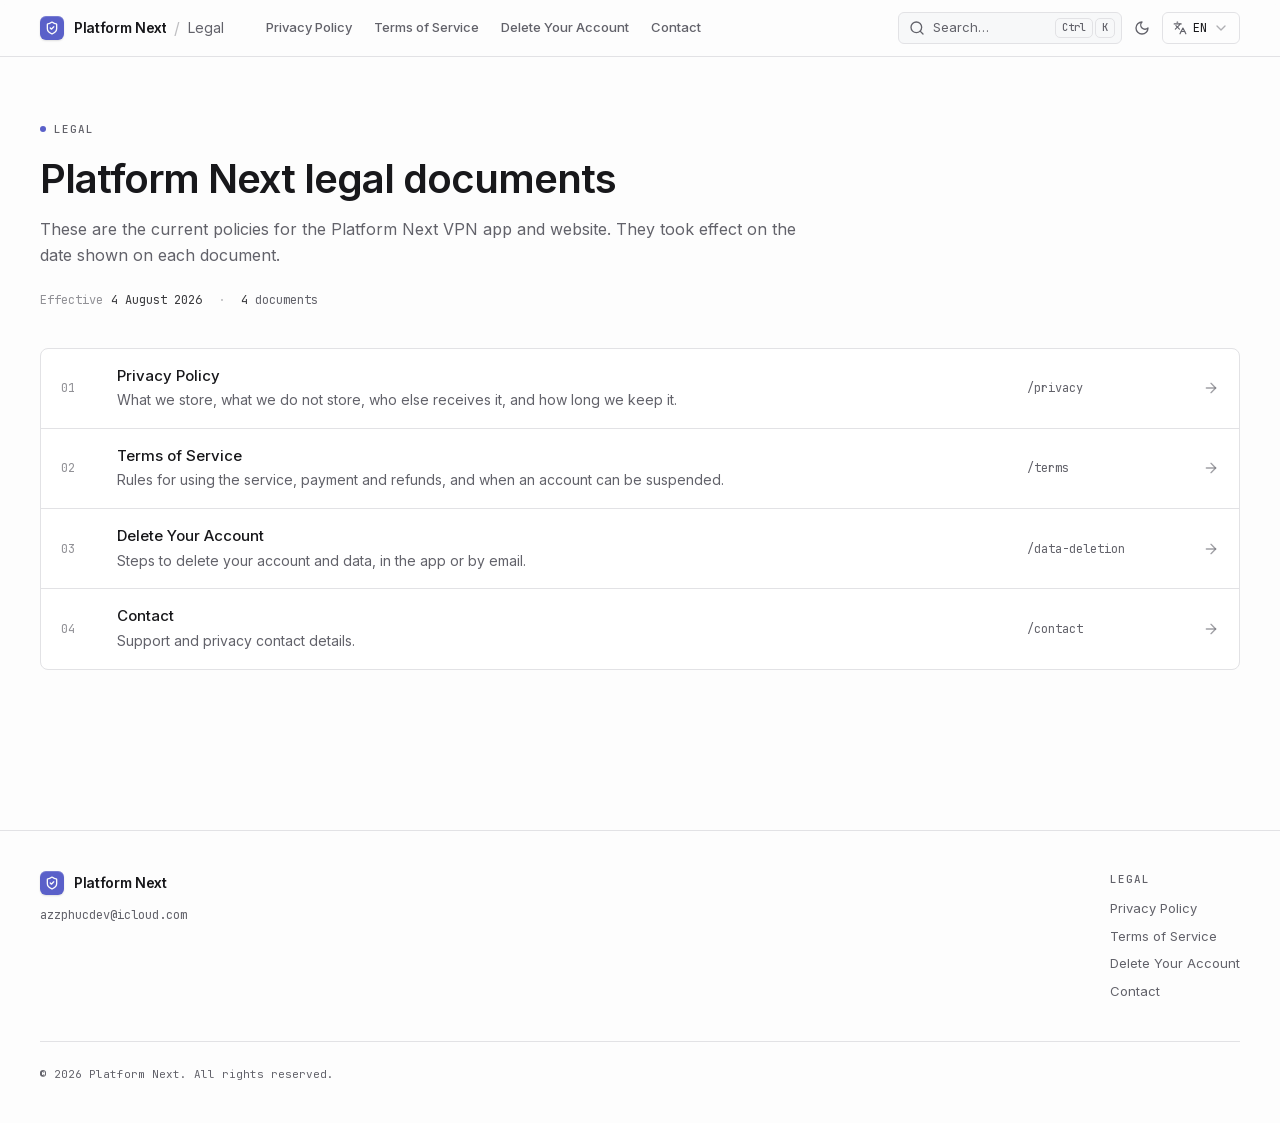
<file: index.html>
<!DOCTYPE html><html lang="en"><head><meta charSet="utf-8" data-next-head=""/><title data-next-head="">Platform Next legal documents — Platform Next</title><meta name="description" content="These are the current policies for the Platform Next VPN app and website. They took effect on the date shown on each document." data-next-head=""/><meta name="viewport" content="width=device-width, initial-scale=1, viewport-fit=cover" data-next-head=""/><meta name="theme-color" content="#0f0f11" media="(prefers-color-scheme: dark)" data-next-head=""/><link rel="canonical" href="https://policy.platformnext.dev/" data-next-head=""/><meta property="og:type" content="website" data-next-head=""/><meta property="og:site_name" content="Platform Next" data-next-head=""/><meta property="og:locale" content="en_US" data-next-head=""/><meta property="og:url" content="https://policy.platformnext.dev/" data-next-head=""/><meta property="og:title" content="Platform Next legal documents — Platform Next" data-next-head=""/><meta property="og:description" content="These are the current policies for the Platform Next VPN app and website. They took effect on the date shown on each document." data-next-head=""/><meta property="og:image" content="https://policy.platformnext.dev/banner.png" data-next-head=""/><meta name="twitter:card" content="summary_large_image" data-next-head=""/><meta name="twitter:url" content="https://policy.platformnext.dev/" data-next-head=""/><meta name="twitter:title" content="Platform Next legal documents — Platform Next" data-next-head=""/><meta name="twitter:description" content="These are the current policies for the Platform Next VPN app and website. They took effect on the date shown on each document." data-next-head=""/><meta name="twitter:image" content="https://policy.platformnext.dev/banner.png" data-next-head=""/><link rel="icon" href="/favicon.ico" sizes="any" data-next-head=""/><link rel="icon" type="image/svg+xml" href="/favicon.svg" data-next-head=""/><link rel="icon" type="image/png" sizes="96x96" href="/favicon-96x96.png" data-next-head=""/><link rel="apple-touch-icon" sizes="180x180" href="/apple-touch-icon.png" data-next-head=""/><link rel="manifest" href="/site.webmanifest" data-next-head=""/><script>
(function () {
  try {
    var saved = localStorage.getItem('theme');
    if (!saved) {
      var legacy = localStorage.getItem('isDark');
      if (legacy !== null) {
        saved = legacy === 'true' ? 'dark' : 'light';
        localStorage.setItem('theme', saved);
        localStorage.removeItem('isDark');
      }
    }
    var dark = saved
      ? saved === 'dark'
      : window.matchMedia('(prefers-color-scheme: dark)').matches;
    if (dark) document.documentElement.classList.add('dark');
  } catch (e) {}
})();
</script><link rel="preload" href="/_next/static/media/2bbe8d2671613f1f-s.p.0k62hbripvv8p.woff2" as="font" type="font/woff2" crossorigin="anonymous" data-next-font="size-adjust"/><link rel="preload" href="/_next/static/media/1bffadaabf893a1e-s.p.3-6t-g6q0vh0a.woff2" as="font" type="font/woff2" crossorigin="anonymous" data-next-font="size-adjust"/><link rel="preload" href="/_next/static/media/83afe278b6a6bb3c-s.p.2bn3s6zvc0dyp.woff2" as="font" type="font/woff2" crossorigin="anonymous" data-next-font="size-adjust"/><link rel="preload" href="/_next/static/media/89b21bb081cb7469-s.p.1fby2rem9ngyr.woff2" as="font" type="font/woff2" crossorigin="anonymous" data-next-font="size-adjust"/><link rel="preload" href="/_next/static/media/3fe682a82f50d426-s.p.0vfdmo25voy_0.woff2" as="font" type="font/woff2" crossorigin="anonymous" data-next-font="size-adjust"/><link rel="preload" href="/_next/static/media/70bc3e132a0a741e-s.p.3t6q91iet4nsy.woff2" as="font" type="font/woff2" crossorigin="anonymous" data-next-font="size-adjust"/><link rel="preload" href="/_next/static/chunks/3v_9i_bgzy_f9.css" as="style"/><link rel="stylesheet" href="/_next/static/chunks/3v_9i_bgzy_f9.css" data-n-g=""/><noscript data-n-css=""></noscript><script>(globalThis["TURBOPACK"] || (globalThis["TURBOPACK"] = [])).push({"otherChunks":["static/chunks/03a_n5hpux2mn.js","static/chunks/2bwe1z0vjw5zq.js","static/chunks/2zd5srkdn73gh.js","static/chunks/3v_9i_bgzy_f9.css"],"runtimeModuleIds":[10783,68146]});
(globalThis["TURBOPACK"] || (globalThis["TURBOPACK"] = [])).push({"otherChunks":["static/chunks/4002gzkcwl1fu.js","static/chunks/2lk1ba4cysglp.js","static/chunks/1pq-bp9cez4fg.js"],"runtimeModuleIds":[10783,19675]});</script><script src="/_next/static/chunks/03a_n5hpux2mn.js" defer=""></script><script src="/_next/static/chunks/2bwe1z0vjw5zq.js" defer=""></script><script src="/_next/static/chunks/2zd5srkdn73gh.js" defer=""></script><script src="/_next/static/chunks/turbopack-2c3mg3r-05n1w.js" defer=""></script><script src="/_next/static/chunks/4002gzkcwl1fu.js" defer=""></script><script src="/_next/static/chunks/2lk1ba4cysglp.js" defer=""></script><script src="/_next/static/chunks/1pq-bp9cez4fg.js" defer=""></script><script src="/_next/static/rWa-HX1I2gFwOidvRefdT/_buildManifest.js" defer=""></script><script src="/_next/static/rWa-HX1I2gFwOidvRefdT/_ssgManifest.js" defer=""></script><script src="/_next/static/rWa-HX1I2gFwOidvRefdT/_clientMiddlewareManifest.js" defer=""></script><style id="__jsx-1065150507">:root{--font-inter:'Inter', 'Inter Fallback';--font-jetbrains:'JetBrains Mono', 'JetBrains Mono Fallback'}</style></head><body><div id="__next"><div class="flex min-h-screen flex-col"><header class="sticky top-0 z-40 border-b border-border bg-[var(--surface-nav)] backdrop-blur-xl backdrop-saturate-150"><div class="shell flex h-14 items-center gap-2"><div class="mr-1 flex items-center lg:hidden"><button type="button" aria-label="Open menu" class="inline-flex size-8 items-center justify-center rounded-md border border-border text-foreground transition-colors hover:bg-accent lg:hidden focus-visible:outline-2 focus-visible:outline-offset-2 focus-visible:outline-ring" aria-haspopup="dialog" aria-expanded="false" aria-controls="radix-:R1bm:" data-state="closed" data-slot="sheet-trigger"><svg xmlns="http://www.w3.org/2000/svg" width="24" height="24" viewBox="0 0 24 24" fill="none" stroke="currentColor" stroke-width="2" stroke-linecap="round" stroke-linejoin="round" class="lucide lucide-menu size-4" aria-hidden="true"><path d="M4 12h16"></path><path d="M4 18h16"></path><path d="M4 6h16"></path></svg></button></div><a class="flex min-w-0 items-center gap-2.5 rounded-md focus-visible:outline-2 focus-visible:outline-offset-4 focus-visible:outline-ring" href="/"><span class="flex size-6 shrink-0 items-center justify-center rounded-md bg-primary text-primary-foreground shadow-[inset_0_1px_0_rgb(255_255_255/0.18),0_1px_2px_rgb(0_0_0/0.12)]"><svg xmlns="http://www.w3.org/2000/svg" width="24" height="24" viewBox="0 0 24 24" fill="none" stroke="currentColor" stroke-width="2.25" stroke-linecap="round" stroke-linejoin="round" class="lucide lucide-shield-check size-3.5" aria-hidden="true"><path d="M20 13c0 5-3.5 7.5-7.66 8.95a1 1 0 0 1-.67-.01C7.5 20.5 4 18 4 13V6a1 1 0 0 1 1-1c2 0 4.5-1.2 6.24-2.72a1.17 1.17 0 0 1 1.52 0C14.51 3.81 17 5 19 5a1 1 0 0 1 1 1z"></path><path d="m9 12 2 2 4-4"></path></svg></span><span class="truncate text-sm font-semibold tracking-tight">Platform Next</span></a><span aria-hidden="true" class="hidden select-none text-muted-foreground/40 sm:inline">/</span><span class="hidden text-sm text-muted-foreground sm:inline">Legal</span><nav class="ml-6 hidden items-center gap-0.5 lg:flex"><a class="rounded-md px-2.5 py-1.5 text-[13px] font-medium transition-colors text-muted-foreground hover:text-foreground focus-visible:outline-2 focus-visible:outline-offset-2 focus-visible:outline-ring" href="/privacy/">Privacy Policy</a><a class="rounded-md px-2.5 py-1.5 text-[13px] font-medium transition-colors text-muted-foreground hover:text-foreground focus-visible:outline-2 focus-visible:outline-offset-2 focus-visible:outline-ring" href="/terms/">Terms of Service</a><a class="rounded-md px-2.5 py-1.5 text-[13px] font-medium transition-colors text-muted-foreground hover:text-foreground focus-visible:outline-2 focus-visible:outline-offset-2 focus-visible:outline-ring" href="/data-deletion/">Delete Your Account</a><a class="rounded-md px-2.5 py-1.5 text-[13px] font-medium transition-colors text-muted-foreground hover:text-foreground focus-visible:outline-2 focus-visible:outline-offset-2 focus-visible:outline-ring" href="/contact/">Contact</a></nav><div class="ml-auto flex items-center gap-1"><button type="button" aria-label="Search" aria-keyshortcuts="Meta+K Control+K" class="inline-flex h-8 items-center gap-2 rounded-md text-muted-foreground transition-colors w-8 justify-center hover:bg-accent hover:text-foreground lg:w-auto lg:justify-start lg:border lg:border-border lg:bg-[var(--surface-subtle)] lg:pl-2.5 lg:pr-1.5 xl:w-56 focus-visible:outline-2 focus-visible:outline-offset-2 focus-visible:outline-ring"><svg xmlns="http://www.w3.org/2000/svg" width="24" height="24" viewBox="0 0 24 24" fill="none" stroke="currentColor" stroke-width="2" stroke-linecap="round" stroke-linejoin="round" class="lucide lucide-search size-4 shrink-0" aria-hidden="true"><path d="m21 21-4.34-4.34"></path><circle cx="11" cy="11" r="8"></circle></svg><span class="hidden flex-1 text-left text-[13px] xl:inline">Search<!-- -->…</span><span class="hidden items-center gap-0.5 lg:inline-flex" aria-hidden="true"><kbd class="kbd">⌘</kbd><kbd class="kbd">K</kbd></span></button><button type="button" aria-label="Toggle theme" title="Toggle theme" class="inline-flex size-8 items-center justify-center rounded-md text-muted-foreground transition-colors hover:bg-accent hover:text-foreground focus-visible:outline-2 focus-visible:outline-offset-2 focus-visible:outline-ring"><svg xmlns="http://www.w3.org/2000/svg" width="24" height="24" viewBox="0 0 24 24" fill="none" stroke="currentColor" stroke-width="2" stroke-linecap="round" stroke-linejoin="round" class="lucide lucide-moon size-4" aria-hidden="true"><path d="M12 3a6 6 0 0 0 9 9 9 9 0 1 1-9-9Z"></path></svg></button><button type="button" role="combobox" aria-controls="radix-:Rubm:" aria-expanded="false" aria-autocomplete="none" dir="ltr" data-state="closed" data-slot="select-trigger" data-size="sm" class="data-[placeholder]:text-muted-foreground [&amp;_svg:not([class*=&#x27;text-&#x27;])]:text-muted-foreground focus-visible:border-ring focus-visible:ring-ring/50 aria-invalid:ring-destructive/20 dark:aria-invalid:ring-destructive/40 aria-invalid:border-destructive w-fit items-center justify-between border py-2 whitespace-nowrap transition-[color,box-shadow] outline-none focus-visible:ring-[3px] disabled:cursor-not-allowed disabled:opacity-50 data-[size=default]:h-9 data-[size=sm]:h-8 *:data-[slot=select-value]:line-clamp-1 *:data-[slot=select-value]:flex *:data-[slot=select-value]:items-center *:data-[slot=select-value]:gap-2 [&amp;_svg]:pointer-events-none [&amp;_svg]:shrink-0 [&amp;_svg:not([class*=&#x27;size-&#x27;])]:size-4 rounded-md border-border bg-transparent shadow-none hover:bg-accent dark:bg-transparent dark:hover:bg-accent h-8 gap-1.5 px-2.5 font-mono text-xs hidden lg:flex" aria-label="Language"><svg xmlns="http://www.w3.org/2000/svg" width="24" height="24" viewBox="0 0 24 24" fill="none" stroke="currentColor" stroke-width="2" stroke-linecap="round" stroke-linejoin="round" class="lucide lucide-languages size-3.5" aria-hidden="true"><path d="m5 8 6 6"></path><path d="m4 14 6-6 2-3"></path><path d="M2 5h12"></path><path d="M7 2h1"></path><path d="m22 22-5-10-5 10"></path><path d="M14 18h6"></path></svg><span data-slot="select-value" style="pointer-events:none">EN</span><svg xmlns="http://www.w3.org/2000/svg" width="24" height="24" viewBox="0 0 24 24" fill="none" stroke="currentColor" stroke-width="2" stroke-linecap="round" stroke-linejoin="round" class="lucide lucide-chevron-down size-4 opacity-50" aria-hidden="true"><path d="m6 9 6 6 6-6"></path></svg></button><select aria-hidden="true" tabindex="-1" style="position:absolute;border:0;width:1px;height:1px;padding:0;margin:-1px;overflow:hidden;clip:rect(0, 0, 0, 0);white-space:nowrap;word-wrap:normal"></select></div></div></header><main class="flex-1"><div class="shell py-12 sm:py-16"><p class="label-mono flex items-center gap-2"><span aria-hidden="true" class="size-1.5 rounded-full bg-primary"></span>Legal</p><h1 class="mt-4 text-[1.75rem] font-semibold leading-tight tracking-[-0.025em] text-balance sm:text-[2.5rem]">Platform Next legal documents</h1><p class="mt-3 max-w-3xl text-[0.9375rem] leading-relaxed text-muted-foreground sm:text-base">These are the current policies for the Platform Next VPN app and website. They took effect on the date shown on each document.</p><div class="mt-6 flex flex-wrap items-center gap-x-4 gap-y-2 font-mono text-xs text-muted-foreground"><span class="inline-flex items-center gap-2"><span class="text-muted-foreground/70">Effective</span><span class="text-foreground/85">4 August 2026</span></span><span aria-hidden="true" class="text-muted-foreground/40">·</span><span><span class="text-foreground/85">4</span> <!-- -->documents</span></div><div class="panel mt-10 divide-y divide-border overflow-hidden"><a class="group grid grid-cols-[auto_minmax(0,1fr)_auto] items-start gap-x-4 px-4 py-4 transition-colors
                         hover:bg-[var(--surface-subtle)] sm:grid-cols-[2.5rem_minmax(0,1fr)_10rem_auto] sm:items-center sm:px-5
                         focus-visible:outline-2 focus-visible:-outline-offset-2 focus-visible:outline-ring" href="/privacy/"><span class="pt-0.5 font-mono text-xs tabular-nums text-muted-foreground/70 sm:pt-0">01</span><span class="min-w-0"><span class="block text-[0.9375rem] font-medium text-foreground">Privacy Policy</span><span class="mt-0.5 block text-sm leading-relaxed text-muted-foreground">What we store, what we do not store, who else receives it, and how long we keep it.</span></span><span class="hidden font-mono text-xs text-muted-foreground sm:block">/privacy</span><svg xmlns="http://www.w3.org/2000/svg" width="24" height="24" viewBox="0 0 24 24" fill="none" stroke="currentColor" stroke-width="2" stroke-linecap="round" stroke-linejoin="round" class="lucide lucide-arrow-right mt-1 size-4 shrink-0 text-muted-foreground/60 transition-all
                           group-hover:translate-x-0.5 group-hover:text-foreground sm:mt-0" aria-hidden="true"><path d="M5 12h14"></path><path d="m12 5 7 7-7 7"></path></svg></a><a class="group grid grid-cols-[auto_minmax(0,1fr)_auto] items-start gap-x-4 px-4 py-4 transition-colors
                         hover:bg-[var(--surface-subtle)] sm:grid-cols-[2.5rem_minmax(0,1fr)_10rem_auto] sm:items-center sm:px-5
                         focus-visible:outline-2 focus-visible:-outline-offset-2 focus-visible:outline-ring" href="/terms/"><span class="pt-0.5 font-mono text-xs tabular-nums text-muted-foreground/70 sm:pt-0">02</span><span class="min-w-0"><span class="block text-[0.9375rem] font-medium text-foreground">Terms of Service</span><span class="mt-0.5 block text-sm leading-relaxed text-muted-foreground">Rules for using the service, payment and refunds, and when an account can be suspended.</span></span><span class="hidden font-mono text-xs text-muted-foreground sm:block">/terms</span><svg xmlns="http://www.w3.org/2000/svg" width="24" height="24" viewBox="0 0 24 24" fill="none" stroke="currentColor" stroke-width="2" stroke-linecap="round" stroke-linejoin="round" class="lucide lucide-arrow-right mt-1 size-4 shrink-0 text-muted-foreground/60 transition-all
                           group-hover:translate-x-0.5 group-hover:text-foreground sm:mt-0" aria-hidden="true"><path d="M5 12h14"></path><path d="m12 5 7 7-7 7"></path></svg></a><a class="group grid grid-cols-[auto_minmax(0,1fr)_auto] items-start gap-x-4 px-4 py-4 transition-colors
                         hover:bg-[var(--surface-subtle)] sm:grid-cols-[2.5rem_minmax(0,1fr)_10rem_auto] sm:items-center sm:px-5
                         focus-visible:outline-2 focus-visible:-outline-offset-2 focus-visible:outline-ring" href="/data-deletion/"><span class="pt-0.5 font-mono text-xs tabular-nums text-muted-foreground/70 sm:pt-0">03</span><span class="min-w-0"><span class="block text-[0.9375rem] font-medium text-foreground">Delete Your Account</span><span class="mt-0.5 block text-sm leading-relaxed text-muted-foreground">Steps to delete your account and data, in the app or by email.</span></span><span class="hidden font-mono text-xs text-muted-foreground sm:block">/data-deletion</span><svg xmlns="http://www.w3.org/2000/svg" width="24" height="24" viewBox="0 0 24 24" fill="none" stroke="currentColor" stroke-width="2" stroke-linecap="round" stroke-linejoin="round" class="lucide lucide-arrow-right mt-1 size-4 shrink-0 text-muted-foreground/60 transition-all
                           group-hover:translate-x-0.5 group-hover:text-foreground sm:mt-0" aria-hidden="true"><path d="M5 12h14"></path><path d="m12 5 7 7-7 7"></path></svg></a><a class="group grid grid-cols-[auto_minmax(0,1fr)_auto] items-start gap-x-4 px-4 py-4 transition-colors
                         hover:bg-[var(--surface-subtle)] sm:grid-cols-[2.5rem_minmax(0,1fr)_10rem_auto] sm:items-center sm:px-5
                         focus-visible:outline-2 focus-visible:-outline-offset-2 focus-visible:outline-ring" href="/contact/"><span class="pt-0.5 font-mono text-xs tabular-nums text-muted-foreground/70 sm:pt-0">04</span><span class="min-w-0"><span class="block text-[0.9375rem] font-medium text-foreground">Contact</span><span class="mt-0.5 block text-sm leading-relaxed text-muted-foreground">Support and privacy contact details.</span></span><span class="hidden font-mono text-xs text-muted-foreground sm:block">/contact</span><svg xmlns="http://www.w3.org/2000/svg" width="24" height="24" viewBox="0 0 24 24" fill="none" stroke="currentColor" stroke-width="2" stroke-linecap="round" stroke-linejoin="round" class="lucide lucide-arrow-right mt-1 size-4 shrink-0 text-muted-foreground/60 transition-all
                           group-hover:translate-x-0.5 group-hover:text-foreground sm:mt-0" aria-hidden="true"><path d="M5 12h14"></path><path d="m12 5 7 7-7 7"></path></svg></a></div></div></main><footer class="mt-24 border-t border-border"><div class="shell py-10"><div class="flex flex-col gap-8 sm:flex-row sm:items-start sm:justify-between"><div class="max-w-xs"><div class="flex items-center gap-2.5"><span class="flex size-6 shrink-0 items-center justify-center rounded-md bg-primary text-primary-foreground shadow-[inset_0_1px_0_rgb(255_255_255/0.18),0_1px_2px_rgb(0_0_0/0.12)]"><svg xmlns="http://www.w3.org/2000/svg" width="24" height="24" viewBox="0 0 24 24" fill="none" stroke="currentColor" stroke-width="2.25" stroke-linecap="round" stroke-linejoin="round" class="lucide lucide-shield-check size-3.5" aria-hidden="true"><path d="M20 13c0 5-3.5 7.5-7.66 8.95a1 1 0 0 1-.67-.01C7.5 20.5 4 18 4 13V6a1 1 0 0 1 1-1c2 0 4.5-1.2 6.24-2.72a1.17 1.17 0 0 1 1.52 0C14.51 3.81 17 5 19 5a1 1 0 0 1 1 1z"></path><path d="m9 12 2 2 4-4"></path></svg></span><span class="text-sm font-semibold tracking-tight">Platform Next</span></div><a href="mailto:azzphucdev@icloud.com" class="mt-3 inline-block break-words font-mono text-xs text-muted-foreground
                         underline-offset-4 transition-colors hover:text-foreground hover:underline">azzphucdev@icloud.com</a></div><nav><p class="label-mono mb-3">Legal</p><div class="grid grid-cols-2 gap-x-8 gap-y-2 sm:grid-cols-1"><a class="text-[13px] text-muted-foreground transition-colors hover:text-foreground" href="/privacy/">Privacy Policy</a><a class="text-[13px] text-muted-foreground transition-colors hover:text-foreground" href="/terms/">Terms of Service</a><a class="text-[13px] text-muted-foreground transition-colors hover:text-foreground" href="/data-deletion/">Delete Your Account</a><a class="text-[13px] text-muted-foreground transition-colors hover:text-foreground" href="/contact/">Contact</a></div></nav></div><p class="mt-10 border-t border-border pt-6 font-mono text-[11px] text-muted-foreground">© <!-- -->2026<!-- --> <!-- -->Platform Next<!-- -->. <!-- -->All rights reserved.</p></div></footer></div></div><script id="__NEXT_DATA__" type="application/json">{"props":{"pageProps":{}},"page":"/","query":{},"buildId":"rWa-HX1I2gFwOidvRefdT","nextExport":true,"autoExport":true,"isFallback":false,"scriptLoader":[]}</script></body></html>
</file>
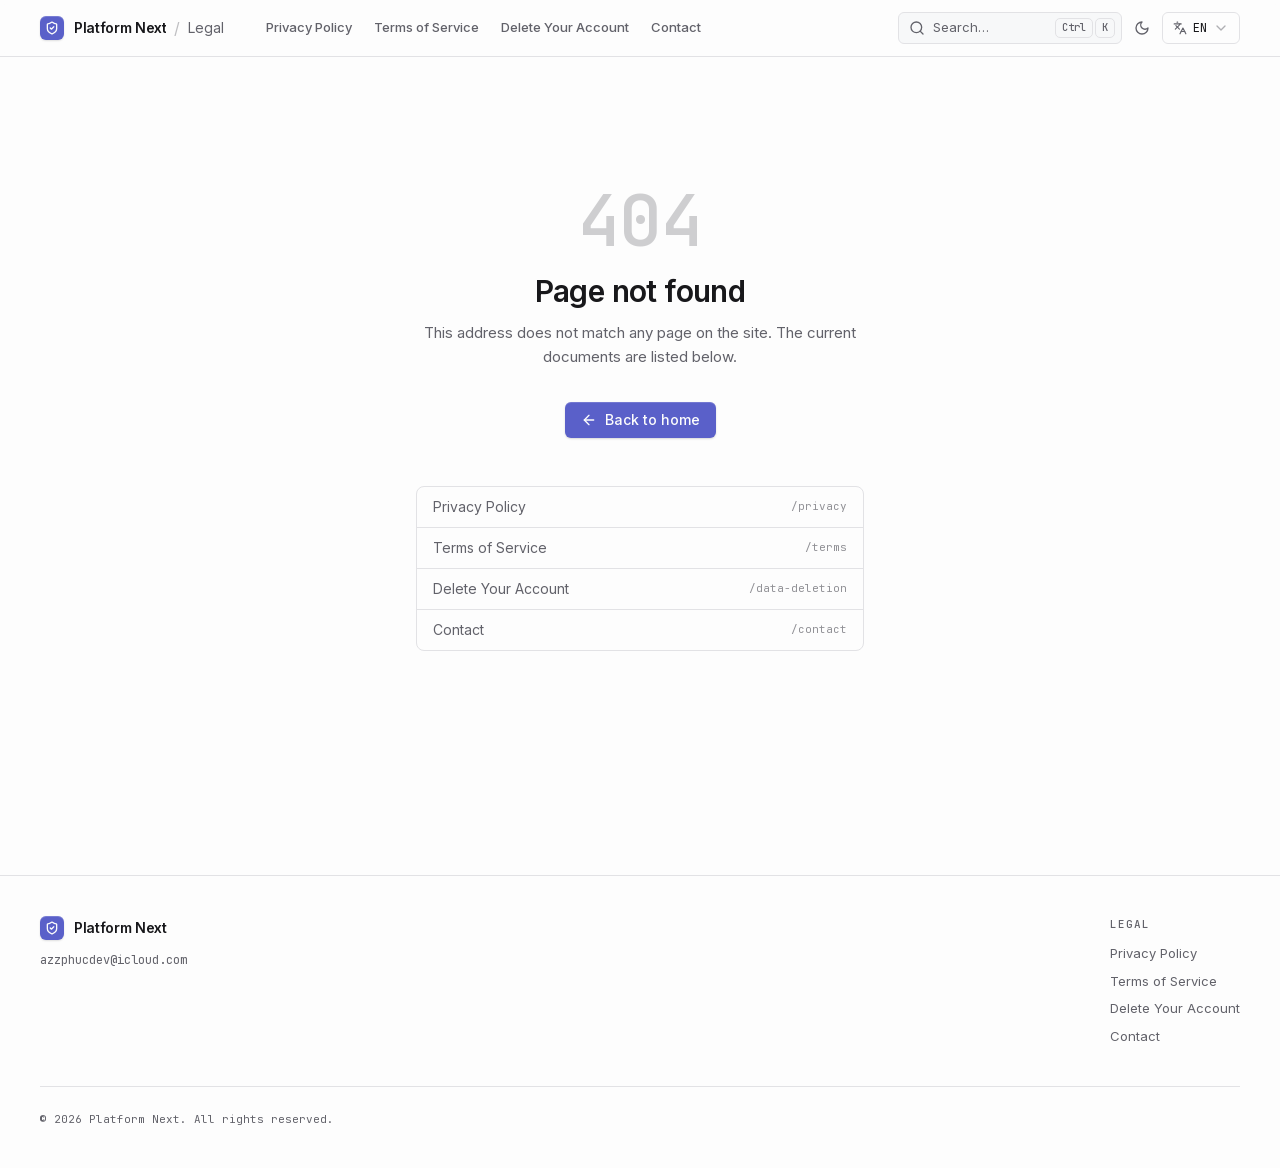
<file: 404/index.html>
<!DOCTYPE html><html lang="en"><head><meta charSet="utf-8" data-next-head=""/><title data-next-head="">Page not found — Platform Next</title><meta name="description" content="Platform Next is a no-logs VPN. Read our privacy policy, terms of service, and how to delete your data." data-next-head=""/><meta name="viewport" content="width=device-width, initial-scale=1, viewport-fit=cover" data-next-head=""/><meta name="theme-color" content="#0f0f11" media="(prefers-color-scheme: dark)" data-next-head=""/><link rel="canonical" href="https://policy.platformnext.dev/404/" data-next-head=""/><meta property="og:type" content="website" data-next-head=""/><meta property="og:site_name" content="Platform Next" data-next-head=""/><meta property="og:locale" content="en_US" data-next-head=""/><meta property="og:url" content="https://policy.platformnext.dev/404/" data-next-head=""/><meta property="og:title" content="Page not found — Platform Next" data-next-head=""/><meta property="og:description" content="Platform Next is a no-logs VPN. Read our privacy policy, terms of service, and how to delete your data." data-next-head=""/><meta property="og:image" content="https://policy.platformnext.dev/banner.png" data-next-head=""/><meta name="twitter:card" content="summary_large_image" data-next-head=""/><meta name="twitter:url" content="https://policy.platformnext.dev/404/" data-next-head=""/><meta name="twitter:title" content="Page not found — Platform Next" data-next-head=""/><meta name="twitter:description" content="Platform Next is a no-logs VPN. Read our privacy policy, terms of service, and how to delete your data." data-next-head=""/><meta name="twitter:image" content="https://policy.platformnext.dev/banner.png" data-next-head=""/><link rel="icon" href="/favicon.ico" sizes="any" data-next-head=""/><link rel="icon" type="image/svg+xml" href="/favicon.svg" data-next-head=""/><link rel="icon" type="image/png" sizes="96x96" href="/favicon-96x96.png" data-next-head=""/><link rel="apple-touch-icon" sizes="180x180" href="/apple-touch-icon.png" data-next-head=""/><link rel="manifest" href="/site.webmanifest" data-next-head=""/><script>
(function () {
  try {
    var saved = localStorage.getItem('theme');
    if (!saved) {
      var legacy = localStorage.getItem('isDark');
      if (legacy !== null) {
        saved = legacy === 'true' ? 'dark' : 'light';
        localStorage.setItem('theme', saved);
        localStorage.removeItem('isDark');
      }
    }
    var dark = saved
      ? saved === 'dark'
      : window.matchMedia('(prefers-color-scheme: dark)').matches;
    if (dark) document.documentElement.classList.add('dark');
  } catch (e) {}
})();
</script><link rel="preload" href="/_next/static/media/2bbe8d2671613f1f-s.p.0k62hbripvv8p.woff2" as="font" type="font/woff2" crossorigin="anonymous" data-next-font="size-adjust"/><link rel="preload" href="/_next/static/media/1bffadaabf893a1e-s.p.3-6t-g6q0vh0a.woff2" as="font" type="font/woff2" crossorigin="anonymous" data-next-font="size-adjust"/><link rel="preload" href="/_next/static/media/83afe278b6a6bb3c-s.p.2bn3s6zvc0dyp.woff2" as="font" type="font/woff2" crossorigin="anonymous" data-next-font="size-adjust"/><link rel="preload" href="/_next/static/media/89b21bb081cb7469-s.p.1fby2rem9ngyr.woff2" as="font" type="font/woff2" crossorigin="anonymous" data-next-font="size-adjust"/><link rel="preload" href="/_next/static/media/3fe682a82f50d426-s.p.0vfdmo25voy_0.woff2" as="font" type="font/woff2" crossorigin="anonymous" data-next-font="size-adjust"/><link rel="preload" href="/_next/static/media/70bc3e132a0a741e-s.p.3t6q91iet4nsy.woff2" as="font" type="font/woff2" crossorigin="anonymous" data-next-font="size-adjust"/><link rel="preload" href="/_next/static/chunks/3v_9i_bgzy_f9.css" as="style"/><link rel="stylesheet" href="/_next/static/chunks/3v_9i_bgzy_f9.css" data-n-g=""/><noscript data-n-css=""></noscript><script>(globalThis["TURBOPACK"] || (globalThis["TURBOPACK"] = [])).push({"otherChunks":["static/chunks/03a_n5hpux2mn.js","static/chunks/2bwe1z0vjw5zq.js","static/chunks/2zd5srkdn73gh.js","static/chunks/3v_9i_bgzy_f9.css"],"runtimeModuleIds":[10783,68146]});
(globalThis["TURBOPACK"] || (globalThis["TURBOPACK"] = [])).push({"otherChunks":["static/chunks/34h334mg3xwpq.js","static/chunks/2lk1ba4cysglp.js","static/chunks/1pq-bp9cez4fg.js"],"runtimeModuleIds":[10783,58458]});</script><script src="/_next/static/chunks/03a_n5hpux2mn.js" defer=""></script><script src="/_next/static/chunks/2bwe1z0vjw5zq.js" defer=""></script><script src="/_next/static/chunks/2zd5srkdn73gh.js" defer=""></script><script src="/_next/static/chunks/turbopack-2c3mg3r-05n1w.js" defer=""></script><script src="/_next/static/chunks/34h334mg3xwpq.js" defer=""></script><script src="/_next/static/chunks/2lk1ba4cysglp.js" defer=""></script><script src="/_next/static/chunks/1pq-bp9cez4fg.js" defer=""></script><script src="/_next/static/rWa-HX1I2gFwOidvRefdT/_buildManifest.js" defer=""></script><script src="/_next/static/rWa-HX1I2gFwOidvRefdT/_ssgManifest.js" defer=""></script><script src="/_next/static/rWa-HX1I2gFwOidvRefdT/_clientMiddlewareManifest.js" defer=""></script><style id="__jsx-1065150507">:root{--font-inter:'Inter', 'Inter Fallback';--font-jetbrains:'JetBrains Mono', 'JetBrains Mono Fallback'}</style></head><body><div id="__next"><div class="flex min-h-screen flex-col"><header class="sticky top-0 z-40 border-b border-border bg-[var(--surface-nav)] backdrop-blur-xl backdrop-saturate-150"><div class="shell flex h-14 items-center gap-2"><div class="mr-1 flex items-center lg:hidden"><button type="button" aria-label="Open menu" class="inline-flex size-8 items-center justify-center rounded-md border border-border text-foreground transition-colors hover:bg-accent lg:hidden focus-visible:outline-2 focus-visible:outline-offset-2 focus-visible:outline-ring" aria-haspopup="dialog" aria-expanded="false" aria-controls="radix-:R1bm:" data-state="closed" data-slot="sheet-trigger"><svg xmlns="http://www.w3.org/2000/svg" width="24" height="24" viewBox="0 0 24 24" fill="none" stroke="currentColor" stroke-width="2" stroke-linecap="round" stroke-linejoin="round" class="lucide lucide-menu size-4" aria-hidden="true"><path d="M4 12h16"></path><path d="M4 18h16"></path><path d="M4 6h16"></path></svg></button></div><a class="flex min-w-0 items-center gap-2.5 rounded-md focus-visible:outline-2 focus-visible:outline-offset-4 focus-visible:outline-ring" href="/"><span class="flex size-6 shrink-0 items-center justify-center rounded-md bg-primary text-primary-foreground shadow-[inset_0_1px_0_rgb(255_255_255/0.18),0_1px_2px_rgb(0_0_0/0.12)]"><svg xmlns="http://www.w3.org/2000/svg" width="24" height="24" viewBox="0 0 24 24" fill="none" stroke="currentColor" stroke-width="2.25" stroke-linecap="round" stroke-linejoin="round" class="lucide lucide-shield-check size-3.5" aria-hidden="true"><path d="M20 13c0 5-3.5 7.5-7.66 8.95a1 1 0 0 1-.67-.01C7.5 20.5 4 18 4 13V6a1 1 0 0 1 1-1c2 0 4.5-1.2 6.24-2.72a1.17 1.17 0 0 1 1.52 0C14.51 3.81 17 5 19 5a1 1 0 0 1 1 1z"></path><path d="m9 12 2 2 4-4"></path></svg></span><span class="truncate text-sm font-semibold tracking-tight">Platform Next</span></a><span aria-hidden="true" class="hidden select-none text-muted-foreground/40 sm:inline">/</span><span class="hidden text-sm text-muted-foreground sm:inline">Legal</span><nav class="ml-6 hidden items-center gap-0.5 lg:flex"><a class="rounded-md px-2.5 py-1.5 text-[13px] font-medium transition-colors text-muted-foreground hover:text-foreground focus-visible:outline-2 focus-visible:outline-offset-2 focus-visible:outline-ring" href="/privacy/">Privacy Policy</a><a class="rounded-md px-2.5 py-1.5 text-[13px] font-medium transition-colors text-muted-foreground hover:text-foreground focus-visible:outline-2 focus-visible:outline-offset-2 focus-visible:outline-ring" href="/terms/">Terms of Service</a><a class="rounded-md px-2.5 py-1.5 text-[13px] font-medium transition-colors text-muted-foreground hover:text-foreground focus-visible:outline-2 focus-visible:outline-offset-2 focus-visible:outline-ring" href="/data-deletion/">Delete Your Account</a><a class="rounded-md px-2.5 py-1.5 text-[13px] font-medium transition-colors text-muted-foreground hover:text-foreground focus-visible:outline-2 focus-visible:outline-offset-2 focus-visible:outline-ring" href="/contact/">Contact</a></nav><div class="ml-auto flex items-center gap-1"><button type="button" aria-label="Search" aria-keyshortcuts="Meta+K Control+K" class="inline-flex h-8 items-center gap-2 rounded-md text-muted-foreground transition-colors w-8 justify-center hover:bg-accent hover:text-foreground lg:w-auto lg:justify-start lg:border lg:border-border lg:bg-[var(--surface-subtle)] lg:pl-2.5 lg:pr-1.5 xl:w-56 focus-visible:outline-2 focus-visible:outline-offset-2 focus-visible:outline-ring"><svg xmlns="http://www.w3.org/2000/svg" width="24" height="24" viewBox="0 0 24 24" fill="none" stroke="currentColor" stroke-width="2" stroke-linecap="round" stroke-linejoin="round" class="lucide lucide-search size-4 shrink-0" aria-hidden="true"><path d="m21 21-4.34-4.34"></path><circle cx="11" cy="11" r="8"></circle></svg><span class="hidden flex-1 text-left text-[13px] xl:inline">Search<!-- -->…</span><span class="hidden items-center gap-0.5 lg:inline-flex" aria-hidden="true"><kbd class="kbd">⌘</kbd><kbd class="kbd">K</kbd></span></button><button type="button" aria-label="Toggle theme" title="Toggle theme" class="inline-flex size-8 items-center justify-center rounded-md text-muted-foreground transition-colors hover:bg-accent hover:text-foreground focus-visible:outline-2 focus-visible:outline-offset-2 focus-visible:outline-ring"><svg xmlns="http://www.w3.org/2000/svg" width="24" height="24" viewBox="0 0 24 24" fill="none" stroke="currentColor" stroke-width="2" stroke-linecap="round" stroke-linejoin="round" class="lucide lucide-moon size-4" aria-hidden="true"><path d="M12 3a6 6 0 0 0 9 9 9 9 0 1 1-9-9Z"></path></svg></button><button type="button" role="combobox" aria-controls="radix-:Rubm:" aria-expanded="false" aria-autocomplete="none" dir="ltr" data-state="closed" data-slot="select-trigger" data-size="sm" class="data-[placeholder]:text-muted-foreground [&amp;_svg:not([class*=&#x27;text-&#x27;])]:text-muted-foreground focus-visible:border-ring focus-visible:ring-ring/50 aria-invalid:ring-destructive/20 dark:aria-invalid:ring-destructive/40 aria-invalid:border-destructive w-fit items-center justify-between border py-2 whitespace-nowrap transition-[color,box-shadow] outline-none focus-visible:ring-[3px] disabled:cursor-not-allowed disabled:opacity-50 data-[size=default]:h-9 data-[size=sm]:h-8 *:data-[slot=select-value]:line-clamp-1 *:data-[slot=select-value]:flex *:data-[slot=select-value]:items-center *:data-[slot=select-value]:gap-2 [&amp;_svg]:pointer-events-none [&amp;_svg]:shrink-0 [&amp;_svg:not([class*=&#x27;size-&#x27;])]:size-4 rounded-md border-border bg-transparent shadow-none hover:bg-accent dark:bg-transparent dark:hover:bg-accent h-8 gap-1.5 px-2.5 font-mono text-xs hidden lg:flex" aria-label="Language"><svg xmlns="http://www.w3.org/2000/svg" width="24" height="24" viewBox="0 0 24 24" fill="none" stroke="currentColor" stroke-width="2" stroke-linecap="round" stroke-linejoin="round" class="lucide lucide-languages size-3.5" aria-hidden="true"><path d="m5 8 6 6"></path><path d="m4 14 6-6 2-3"></path><path d="M2 5h12"></path><path d="M7 2h1"></path><path d="m22 22-5-10-5 10"></path><path d="M14 18h6"></path></svg><span data-slot="select-value" style="pointer-events:none">EN</span><svg xmlns="http://www.w3.org/2000/svg" width="24" height="24" viewBox="0 0 24 24" fill="none" stroke="currentColor" stroke-width="2" stroke-linecap="round" stroke-linejoin="round" class="lucide lucide-chevron-down size-4 opacity-50" aria-hidden="true"><path d="m6 9 6 6 6-6"></path></svg></button><select aria-hidden="true" tabindex="-1" style="position:absolute;border:0;width:1px;height:1px;padding:0;margin:-1px;overflow:hidden;clip:rect(0, 0, 0, 0);white-space:nowrap;word-wrap:normal"></select></div></div></header><main class="flex-1"><div class="shell flex flex-col items-center py-24 text-center sm:py-32"><p class="font-mono text-6xl font-medium tracking-tight text-muted-foreground/30 sm:text-7xl">404</p><h1 class="mt-4 text-2xl font-semibold tracking-[-0.02em] text-balance sm:text-3xl">Page not found</h1><p class="mt-3 max-w-md text-[0.9375rem] leading-relaxed text-muted-foreground">This address does not match any page on the site. The current documents are listed below.</p><a class="mt-8 inline-flex h-9 items-center gap-2 rounded-md bg-primary px-4 text-sm
                     font-medium text-primary-foreground transition-opacity hover:opacity-90
                     shadow-[inset_0_1px_0_rgb(255_255_255/0.15),0_1px_2px_rgb(0_0_0/0.15)]
                     focus-visible:outline-2 focus-visible:outline-offset-2 focus-visible:outline-ring" href="/"><svg xmlns="http://www.w3.org/2000/svg" width="24" height="24" viewBox="0 0 24 24" fill="none" stroke="currentColor" stroke-width="2" stroke-linecap="round" stroke-linejoin="round" class="lucide lucide-arrow-left size-4" aria-hidden="true"><path d="m12 19-7-7 7-7"></path><path d="M19 12H5"></path></svg>Back to home</a><div class="mt-12 w-full max-w-md divide-y divide-border rounded-lg border border-border text-left"><a class="flex items-center justify-between gap-4 px-4 py-2.5 text-sm text-muted-foreground
                         transition-colors hover:bg-[var(--surface-subtle)] hover:text-foreground" href="/privacy/">Privacy Policy<span class="font-mono text-[11px] text-muted-foreground/70">/privacy</span></a><a class="flex items-center justify-between gap-4 px-4 py-2.5 text-sm text-muted-foreground
                         transition-colors hover:bg-[var(--surface-subtle)] hover:text-foreground" href="/terms/">Terms of Service<span class="font-mono text-[11px] text-muted-foreground/70">/terms</span></a><a class="flex items-center justify-between gap-4 px-4 py-2.5 text-sm text-muted-foreground
                         transition-colors hover:bg-[var(--surface-subtle)] hover:text-foreground" href="/data-deletion/">Delete Your Account<span class="font-mono text-[11px] text-muted-foreground/70">/data-deletion</span></a><a class="flex items-center justify-between gap-4 px-4 py-2.5 text-sm text-muted-foreground
                         transition-colors hover:bg-[var(--surface-subtle)] hover:text-foreground" href="/contact/">Contact<span class="font-mono text-[11px] text-muted-foreground/70">/contact</span></a></div></div></main><footer class="mt-24 border-t border-border"><div class="shell py-10"><div class="flex flex-col gap-8 sm:flex-row sm:items-start sm:justify-between"><div class="max-w-xs"><div class="flex items-center gap-2.5"><span class="flex size-6 shrink-0 items-center justify-center rounded-md bg-primary text-primary-foreground shadow-[inset_0_1px_0_rgb(255_255_255/0.18),0_1px_2px_rgb(0_0_0/0.12)]"><svg xmlns="http://www.w3.org/2000/svg" width="24" height="24" viewBox="0 0 24 24" fill="none" stroke="currentColor" stroke-width="2.25" stroke-linecap="round" stroke-linejoin="round" class="lucide lucide-shield-check size-3.5" aria-hidden="true"><path d="M20 13c0 5-3.5 7.5-7.66 8.95a1 1 0 0 1-.67-.01C7.5 20.5 4 18 4 13V6a1 1 0 0 1 1-1c2 0 4.5-1.2 6.24-2.72a1.17 1.17 0 0 1 1.52 0C14.51 3.81 17 5 19 5a1 1 0 0 1 1 1z"></path><path d="m9 12 2 2 4-4"></path></svg></span><span class="text-sm font-semibold tracking-tight">Platform Next</span></div><a href="mailto:azzphucdev@icloud.com" class="mt-3 inline-block break-words font-mono text-xs text-muted-foreground
                         underline-offset-4 transition-colors hover:text-foreground hover:underline">azzphucdev@icloud.com</a></div><nav><p class="label-mono mb-3">Legal</p><div class="grid grid-cols-2 gap-x-8 gap-y-2 sm:grid-cols-1"><a class="text-[13px] text-muted-foreground transition-colors hover:text-foreground" href="/privacy/">Privacy Policy</a><a class="text-[13px] text-muted-foreground transition-colors hover:text-foreground" href="/terms/">Terms of Service</a><a class="text-[13px] text-muted-foreground transition-colors hover:text-foreground" href="/data-deletion/">Delete Your Account</a><a class="text-[13px] text-muted-foreground transition-colors hover:text-foreground" href="/contact/">Contact</a></div></nav></div><p class="mt-10 border-t border-border pt-6 font-mono text-[11px] text-muted-foreground">© <!-- -->2026<!-- --> <!-- -->Platform Next<!-- -->. <!-- -->All rights reserved.</p></div></footer></div></div><script id="__NEXT_DATA__" type="application/json">{"props":{"pageProps":{}},"page":"/404","query":{},"buildId":"rWa-HX1I2gFwOidvRefdT","nextExport":true,"autoExport":true,"isFallback":false,"scriptLoader":[]}</script></body></html>
</file>
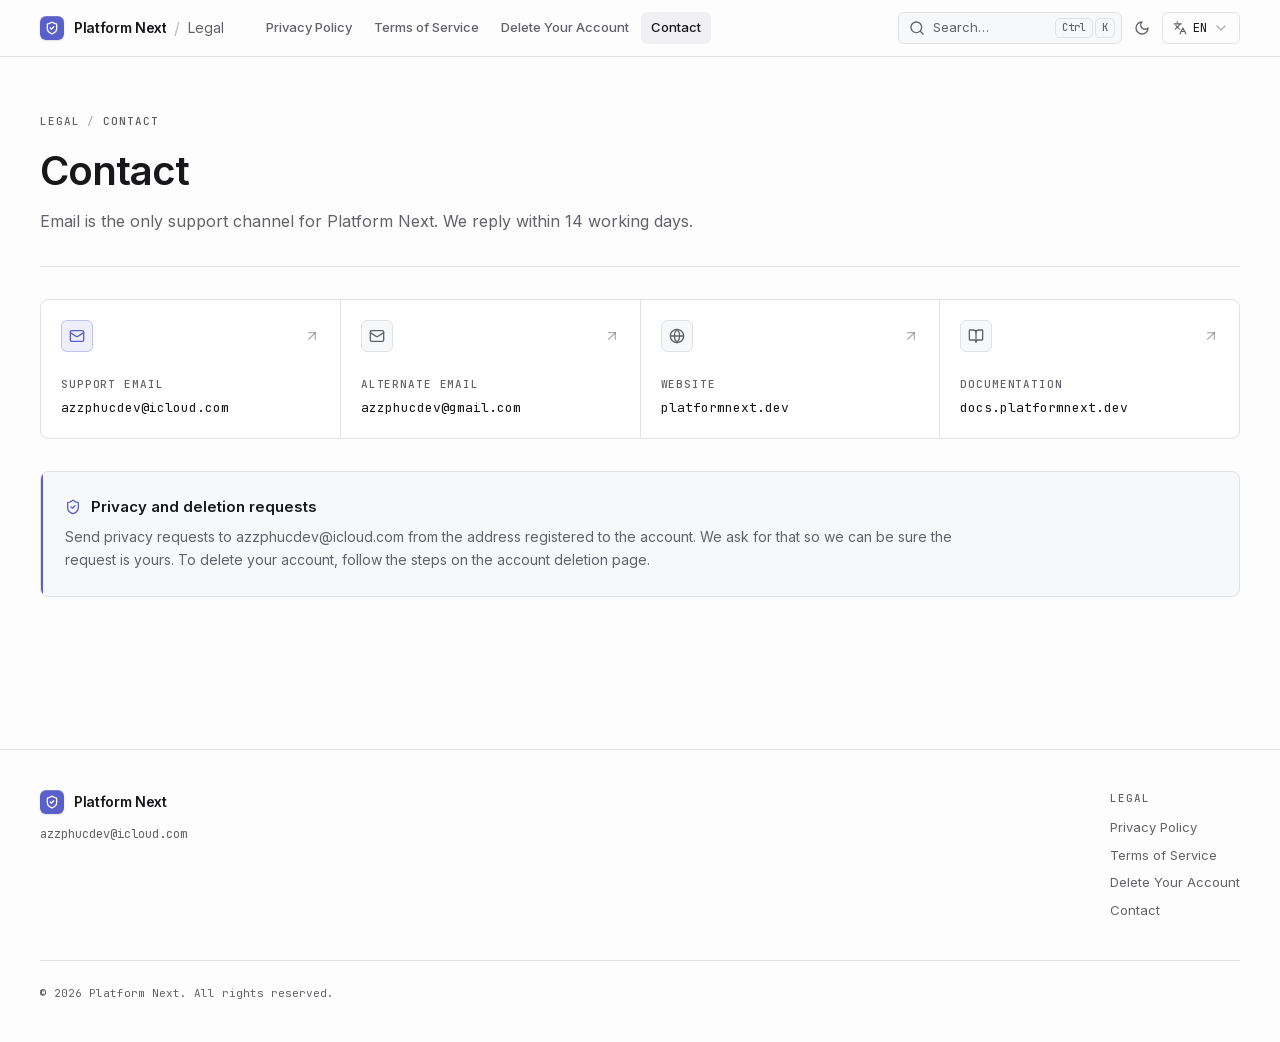
<file: contact/index.html>
<!DOCTYPE html><html lang="en"><head><meta charSet="utf-8" data-next-head=""/><title data-next-head="">Contact — Platform Next</title><meta name="description" content="Email is the only support channel for Platform Next. We reply within 14 working days." data-next-head=""/><meta name="viewport" content="width=device-width, initial-scale=1, viewport-fit=cover" data-next-head=""/><meta name="theme-color" content="#0f0f11" media="(prefers-color-scheme: dark)" data-next-head=""/><link rel="canonical" href="https://policy.platformnext.dev/contact/" data-next-head=""/><meta property="og:type" content="website" data-next-head=""/><meta property="og:site_name" content="Platform Next" data-next-head=""/><meta property="og:locale" content="en_US" data-next-head=""/><meta property="og:url" content="https://policy.platformnext.dev/contact/" data-next-head=""/><meta property="og:title" content="Contact — Platform Next" data-next-head=""/><meta property="og:description" content="Email is the only support channel for Platform Next. We reply within 14 working days." data-next-head=""/><meta property="og:image" content="https://policy.platformnext.dev/banner.png" data-next-head=""/><meta name="twitter:card" content="summary_large_image" data-next-head=""/><meta name="twitter:url" content="https://policy.platformnext.dev/contact/" data-next-head=""/><meta name="twitter:title" content="Contact — Platform Next" data-next-head=""/><meta name="twitter:description" content="Email is the only support channel for Platform Next. We reply within 14 working days." data-next-head=""/><meta name="twitter:image" content="https://policy.platformnext.dev/banner.png" data-next-head=""/><link rel="icon" href="/favicon.ico" sizes="any" data-next-head=""/><link rel="icon" type="image/svg+xml" href="/favicon.svg" data-next-head=""/><link rel="icon" type="image/png" sizes="96x96" href="/favicon-96x96.png" data-next-head=""/><link rel="apple-touch-icon" sizes="180x180" href="/apple-touch-icon.png" data-next-head=""/><link rel="manifest" href="/site.webmanifest" data-next-head=""/><script>
(function () {
  try {
    var saved = localStorage.getItem('theme');
    if (!saved) {
      var legacy = localStorage.getItem('isDark');
      if (legacy !== null) {
        saved = legacy === 'true' ? 'dark' : 'light';
        localStorage.setItem('theme', saved);
        localStorage.removeItem('isDark');
      }
    }
    var dark = saved
      ? saved === 'dark'
      : window.matchMedia('(prefers-color-scheme: dark)').matches;
    if (dark) document.documentElement.classList.add('dark');
  } catch (e) {}
})();
</script><link rel="preload" href="/_next/static/media/2bbe8d2671613f1f-s.p.0k62hbripvv8p.woff2" as="font" type="font/woff2" crossorigin="anonymous" data-next-font="size-adjust"/><link rel="preload" href="/_next/static/media/1bffadaabf893a1e-s.p.3-6t-g6q0vh0a.woff2" as="font" type="font/woff2" crossorigin="anonymous" data-next-font="size-adjust"/><link rel="preload" href="/_next/static/media/83afe278b6a6bb3c-s.p.2bn3s6zvc0dyp.woff2" as="font" type="font/woff2" crossorigin="anonymous" data-next-font="size-adjust"/><link rel="preload" href="/_next/static/media/89b21bb081cb7469-s.p.1fby2rem9ngyr.woff2" as="font" type="font/woff2" crossorigin="anonymous" data-next-font="size-adjust"/><link rel="preload" href="/_next/static/media/3fe682a82f50d426-s.p.0vfdmo25voy_0.woff2" as="font" type="font/woff2" crossorigin="anonymous" data-next-font="size-adjust"/><link rel="preload" href="/_next/static/media/70bc3e132a0a741e-s.p.3t6q91iet4nsy.woff2" as="font" type="font/woff2" crossorigin="anonymous" data-next-font="size-adjust"/><link rel="preload" href="/_next/static/chunks/3v_9i_bgzy_f9.css" as="style"/><link rel="stylesheet" href="/_next/static/chunks/3v_9i_bgzy_f9.css" data-n-g=""/><noscript data-n-css=""></noscript><script>(globalThis["TURBOPACK"] || (globalThis["TURBOPACK"] = [])).push({"otherChunks":["static/chunks/03a_n5hpux2mn.js","static/chunks/2bwe1z0vjw5zq.js","static/chunks/2zd5srkdn73gh.js","static/chunks/3v_9i_bgzy_f9.css"],"runtimeModuleIds":[10783,68146]});
(globalThis["TURBOPACK"] || (globalThis["TURBOPACK"] = [])).push({"otherChunks":["static/chunks/305ip92-odmde.js","static/chunks/2lk1ba4cysglp.js","static/chunks/1pq-bp9cez4fg.js"],"runtimeModuleIds":[10783,67700]});</script><script src="/_next/static/chunks/03a_n5hpux2mn.js" defer=""></script><script src="/_next/static/chunks/2bwe1z0vjw5zq.js" defer=""></script><script src="/_next/static/chunks/2zd5srkdn73gh.js" defer=""></script><script src="/_next/static/chunks/turbopack-2c3mg3r-05n1w.js" defer=""></script><script src="/_next/static/chunks/305ip92-odmde.js" defer=""></script><script src="/_next/static/chunks/2lk1ba4cysglp.js" defer=""></script><script src="/_next/static/chunks/1pq-bp9cez4fg.js" defer=""></script><script src="/_next/static/rWa-HX1I2gFwOidvRefdT/_buildManifest.js" defer=""></script><script src="/_next/static/rWa-HX1I2gFwOidvRefdT/_ssgManifest.js" defer=""></script><script src="/_next/static/rWa-HX1I2gFwOidvRefdT/_clientMiddlewareManifest.js" defer=""></script><style id="__jsx-1065150507">:root{--font-inter:'Inter', 'Inter Fallback';--font-jetbrains:'JetBrains Mono', 'JetBrains Mono Fallback'}</style></head><body><div id="__next"><div class="flex min-h-screen flex-col"><header class="sticky top-0 z-40 border-b border-border bg-[var(--surface-nav)] backdrop-blur-xl backdrop-saturate-150"><div class="shell flex h-14 items-center gap-2"><div class="mr-1 flex items-center lg:hidden"><button type="button" aria-label="Open menu" class="inline-flex size-8 items-center justify-center rounded-md border border-border text-foreground transition-colors hover:bg-accent lg:hidden focus-visible:outline-2 focus-visible:outline-offset-2 focus-visible:outline-ring" aria-haspopup="dialog" aria-expanded="false" aria-controls="radix-:R1bm:" data-state="closed" data-slot="sheet-trigger"><svg xmlns="http://www.w3.org/2000/svg" width="24" height="24" viewBox="0 0 24 24" fill="none" stroke="currentColor" stroke-width="2" stroke-linecap="round" stroke-linejoin="round" class="lucide lucide-menu size-4" aria-hidden="true"><path d="M4 12h16"></path><path d="M4 18h16"></path><path d="M4 6h16"></path></svg></button></div><a class="flex min-w-0 items-center gap-2.5 rounded-md focus-visible:outline-2 focus-visible:outline-offset-4 focus-visible:outline-ring" href="/"><span class="flex size-6 shrink-0 items-center justify-center rounded-md bg-primary text-primary-foreground shadow-[inset_0_1px_0_rgb(255_255_255/0.18),0_1px_2px_rgb(0_0_0/0.12)]"><svg xmlns="http://www.w3.org/2000/svg" width="24" height="24" viewBox="0 0 24 24" fill="none" stroke="currentColor" stroke-width="2.25" stroke-linecap="round" stroke-linejoin="round" class="lucide lucide-shield-check size-3.5" aria-hidden="true"><path d="M20 13c0 5-3.5 7.5-7.66 8.95a1 1 0 0 1-.67-.01C7.5 20.5 4 18 4 13V6a1 1 0 0 1 1-1c2 0 4.5-1.2 6.24-2.72a1.17 1.17 0 0 1 1.52 0C14.51 3.81 17 5 19 5a1 1 0 0 1 1 1z"></path><path d="m9 12 2 2 4-4"></path></svg></span><span class="truncate text-sm font-semibold tracking-tight">Platform Next</span></a><span aria-hidden="true" class="hidden select-none text-muted-foreground/40 sm:inline">/</span><span class="hidden text-sm text-muted-foreground sm:inline">Legal</span><nav class="ml-6 hidden items-center gap-0.5 lg:flex"><a class="rounded-md px-2.5 py-1.5 text-[13px] font-medium transition-colors text-muted-foreground hover:text-foreground focus-visible:outline-2 focus-visible:outline-offset-2 focus-visible:outline-ring" href="/privacy/">Privacy Policy</a><a class="rounded-md px-2.5 py-1.5 text-[13px] font-medium transition-colors text-muted-foreground hover:text-foreground focus-visible:outline-2 focus-visible:outline-offset-2 focus-visible:outline-ring" href="/terms/">Terms of Service</a><a class="rounded-md px-2.5 py-1.5 text-[13px] font-medium transition-colors text-muted-foreground hover:text-foreground focus-visible:outline-2 focus-visible:outline-offset-2 focus-visible:outline-ring" href="/data-deletion/">Delete Your Account</a><a aria-current="page" class="rounded-md px-2.5 py-1.5 text-[13px] font-medium transition-colors bg-accent text-foreground focus-visible:outline-2 focus-visible:outline-offset-2 focus-visible:outline-ring" href="/contact/">Contact</a></nav><div class="ml-auto flex items-center gap-1"><button type="button" aria-label="Search" aria-keyshortcuts="Meta+K Control+K" class="inline-flex h-8 items-center gap-2 rounded-md text-muted-foreground transition-colors w-8 justify-center hover:bg-accent hover:text-foreground lg:w-auto lg:justify-start lg:border lg:border-border lg:bg-[var(--surface-subtle)] lg:pl-2.5 lg:pr-1.5 xl:w-56 focus-visible:outline-2 focus-visible:outline-offset-2 focus-visible:outline-ring"><svg xmlns="http://www.w3.org/2000/svg" width="24" height="24" viewBox="0 0 24 24" fill="none" stroke="currentColor" stroke-width="2" stroke-linecap="round" stroke-linejoin="round" class="lucide lucide-search size-4 shrink-0" aria-hidden="true"><path d="m21 21-4.34-4.34"></path><circle cx="11" cy="11" r="8"></circle></svg><span class="hidden flex-1 text-left text-[13px] xl:inline">Search<!-- -->…</span><span class="hidden items-center gap-0.5 lg:inline-flex" aria-hidden="true"><kbd class="kbd">⌘</kbd><kbd class="kbd">K</kbd></span></button><button type="button" aria-label="Toggle theme" title="Toggle theme" class="inline-flex size-8 items-center justify-center rounded-md text-muted-foreground transition-colors hover:bg-accent hover:text-foreground focus-visible:outline-2 focus-visible:outline-offset-2 focus-visible:outline-ring"><svg xmlns="http://www.w3.org/2000/svg" width="24" height="24" viewBox="0 0 24 24" fill="none" stroke="currentColor" stroke-width="2" stroke-linecap="round" stroke-linejoin="round" class="lucide lucide-moon size-4" aria-hidden="true"><path d="M12 3a6 6 0 0 0 9 9 9 9 0 1 1-9-9Z"></path></svg></button><button type="button" role="combobox" aria-controls="radix-:Rubm:" aria-expanded="false" aria-autocomplete="none" dir="ltr" data-state="closed" data-slot="select-trigger" data-size="sm" class="data-[placeholder]:text-muted-foreground [&amp;_svg:not([class*=&#x27;text-&#x27;])]:text-muted-foreground focus-visible:border-ring focus-visible:ring-ring/50 aria-invalid:ring-destructive/20 dark:aria-invalid:ring-destructive/40 aria-invalid:border-destructive w-fit items-center justify-between border py-2 whitespace-nowrap transition-[color,box-shadow] outline-none focus-visible:ring-[3px] disabled:cursor-not-allowed disabled:opacity-50 data-[size=default]:h-9 data-[size=sm]:h-8 *:data-[slot=select-value]:line-clamp-1 *:data-[slot=select-value]:flex *:data-[slot=select-value]:items-center *:data-[slot=select-value]:gap-2 [&amp;_svg]:pointer-events-none [&amp;_svg]:shrink-0 [&amp;_svg:not([class*=&#x27;size-&#x27;])]:size-4 rounded-md border-border bg-transparent shadow-none hover:bg-accent dark:bg-transparent dark:hover:bg-accent h-8 gap-1.5 px-2.5 font-mono text-xs hidden lg:flex" aria-label="Language"><svg xmlns="http://www.w3.org/2000/svg" width="24" height="24" viewBox="0 0 24 24" fill="none" stroke="currentColor" stroke-width="2" stroke-linecap="round" stroke-linejoin="round" class="lucide lucide-languages size-3.5" aria-hidden="true"><path d="m5 8 6 6"></path><path d="m4 14 6-6 2-3"></path><path d="M2 5h12"></path><path d="M7 2h1"></path><path d="m22 22-5-10-5 10"></path><path d="M14 18h6"></path></svg><span data-slot="select-value" style="pointer-events:none">EN</span><svg xmlns="http://www.w3.org/2000/svg" width="24" height="24" viewBox="0 0 24 24" fill="none" stroke="currentColor" stroke-width="2" stroke-linecap="round" stroke-linejoin="round" class="lucide lucide-chevron-down size-4 opacity-50" aria-hidden="true"><path d="m6 9 6 6 6-6"></path></svg></button><select aria-hidden="true" tabindex="-1" style="position:absolute;border:0;width:1px;height:1px;padding:0;margin:-1px;overflow:hidden;clip:rect(0, 0, 0, 0);white-space:nowrap;word-wrap:normal"></select></div></div></header><main class="flex-1"><div class="shell py-10 sm:py-14"><header class="border-b border-border pb-8"><nav aria-label="Breadcrumb" class="label-mono flex items-center gap-2"><a class="transition-colors hover:text-foreground" href="/">Legal</a><span aria-hidden="true" class="text-muted-foreground/50">/</span><span class="truncate text-foreground/70">Contact</span></nav><h1 class="mt-4 text-[1.75rem] font-semibold leading-tight tracking-[-0.025em] text-balance sm:text-[2.5rem]">Contact</h1><p class="mt-3 max-w-3xl text-[0.9375rem] leading-relaxed text-muted-foreground sm:text-base">Email is the only support channel for Platform Next. We reply within 14 working days.</p></header><div class="mt-8 grid gap-px overflow-hidden rounded-lg border border-border bg-border sm:grid-cols-2 xl:grid-cols-4"><a href="mailto:azzphucdev@icloud.com" class="group relative flex flex-col gap-6 bg-card p-5 transition-colors hover:bg-[var(--surface-subtle)]
                           focus-visible:outline-2 focus-visible:-outline-offset-2 focus-visible:outline-ring"><span class="flex items-center justify-between"><span class="flex size-8 items-center justify-center rounded-md border border-primary/30 bg-primary/10 text-primary"><svg xmlns="http://www.w3.org/2000/svg" width="24" height="24" viewBox="0 0 24 24" fill="none" stroke="currentColor" stroke-width="2" stroke-linecap="round" stroke-linejoin="round" class="lucide lucide-mail size-4" aria-hidden="true"><path d="m22 7-8.991 5.727a2 2 0 0 1-2.009 0L2 7"></path><rect x="2" y="4" width="20" height="16" rx="2"></rect></svg></span><svg xmlns="http://www.w3.org/2000/svg" width="24" height="24" viewBox="0 0 24 24" fill="none" stroke="currentColor" stroke-width="2" stroke-linecap="round" stroke-linejoin="round" class="lucide lucide-arrow-up-right size-4 text-muted-foreground/50 transition-all
                               group-hover:-translate-y-0.5 group-hover:translate-x-0.5 group-hover:text-foreground" aria-hidden="true"><path d="M7 7h10v10"></path><path d="M7 17 17 7"></path></svg></span><span class="min-w-0"><span class="label-mono block">Support email</span><span class="mt-1.5 block break-words font-mono text-[13px] text-foreground">azzphucdev@icloud.com</span></span></a><a href="mailto:azzphucdev@gmail.com" class="group relative flex flex-col gap-6 bg-card p-5 transition-colors hover:bg-[var(--surface-subtle)]
                           focus-visible:outline-2 focus-visible:-outline-offset-2 focus-visible:outline-ring"><span class="flex items-center justify-between"><span class="flex size-8 items-center justify-center rounded-md border border-border bg-[var(--surface-subtle)] text-muted-foreground"><svg xmlns="http://www.w3.org/2000/svg" width="24" height="24" viewBox="0 0 24 24" fill="none" stroke="currentColor" stroke-width="2" stroke-linecap="round" stroke-linejoin="round" class="lucide lucide-mail size-4" aria-hidden="true"><path d="m22 7-8.991 5.727a2 2 0 0 1-2.009 0L2 7"></path><rect x="2" y="4" width="20" height="16" rx="2"></rect></svg></span><svg xmlns="http://www.w3.org/2000/svg" width="24" height="24" viewBox="0 0 24 24" fill="none" stroke="currentColor" stroke-width="2" stroke-linecap="round" stroke-linejoin="round" class="lucide lucide-arrow-up-right size-4 text-muted-foreground/50 transition-all
                               group-hover:-translate-y-0.5 group-hover:translate-x-0.5 group-hover:text-foreground" aria-hidden="true"><path d="M7 7h10v10"></path><path d="M7 17 17 7"></path></svg></span><span class="min-w-0"><span class="label-mono block">Alternate email</span><span class="mt-1.5 block break-words font-mono text-[13px] text-foreground">azzphucdev@gmail.com</span></span></a><a href="https://platformnext.dev" target="_blank" rel="noopener noreferrer" class="group relative flex flex-col gap-6 bg-card p-5 transition-colors hover:bg-[var(--surface-subtle)]
                           focus-visible:outline-2 focus-visible:-outline-offset-2 focus-visible:outline-ring"><span class="flex items-center justify-between"><span class="flex size-8 items-center justify-center rounded-md border border-border bg-[var(--surface-subtle)] text-muted-foreground"><svg xmlns="http://www.w3.org/2000/svg" width="24" height="24" viewBox="0 0 24 24" fill="none" stroke="currentColor" stroke-width="2" stroke-linecap="round" stroke-linejoin="round" class="lucide lucide-globe size-4" aria-hidden="true"><circle cx="12" cy="12" r="10"></circle><path d="M12 2a14.5 14.5 0 0 0 0 20 14.5 14.5 0 0 0 0-20"></path><path d="M2 12h20"></path></svg></span><svg xmlns="http://www.w3.org/2000/svg" width="24" height="24" viewBox="0 0 24 24" fill="none" stroke="currentColor" stroke-width="2" stroke-linecap="round" stroke-linejoin="round" class="lucide lucide-arrow-up-right size-4 text-muted-foreground/50 transition-all
                               group-hover:-translate-y-0.5 group-hover:translate-x-0.5 group-hover:text-foreground" aria-hidden="true"><path d="M7 7h10v10"></path><path d="M7 17 17 7"></path></svg></span><span class="min-w-0"><span class="label-mono block">Website</span><span class="mt-1.5 block break-words font-mono text-[13px] text-foreground">platformnext.dev</span></span></a><a href="https://docs.platformnext.dev" target="_blank" rel="noopener noreferrer" class="group relative flex flex-col gap-6 bg-card p-5 transition-colors hover:bg-[var(--surface-subtle)]
                           focus-visible:outline-2 focus-visible:-outline-offset-2 focus-visible:outline-ring"><span class="flex items-center justify-between"><span class="flex size-8 items-center justify-center rounded-md border border-border bg-[var(--surface-subtle)] text-muted-foreground"><svg xmlns="http://www.w3.org/2000/svg" width="24" height="24" viewBox="0 0 24 24" fill="none" stroke="currentColor" stroke-width="2" stroke-linecap="round" stroke-linejoin="round" class="lucide lucide-book-open size-4" aria-hidden="true"><path d="M12 7v14"></path><path d="M3 18a1 1 0 0 1-1-1V4a1 1 0 0 1 1-1h5a4 4 0 0 1 4 4 4 4 0 0 1 4-4h5a1 1 0 0 1 1 1v13a1 1 0 0 1-1 1h-6a3 3 0 0 0-3 3 3 3 0 0 0-3-3z"></path></svg></span><svg xmlns="http://www.w3.org/2000/svg" width="24" height="24" viewBox="0 0 24 24" fill="none" stroke="currentColor" stroke-width="2" stroke-linecap="round" stroke-linejoin="round" class="lucide lucide-arrow-up-right size-4 text-muted-foreground/50 transition-all
                               group-hover:-translate-y-0.5 group-hover:translate-x-0.5 group-hover:text-foreground" aria-hidden="true"><path d="M7 7h10v10"></path><path d="M7 17 17 7"></path></svg></span><span class="min-w-0"><span class="label-mono block">Documentation</span><span class="mt-1.5 block break-words font-mono text-[13px] text-foreground">docs.platformnext.dev</span></span></a></div><section class="relative mt-8 overflow-hidden rounded-lg border border-border bg-[var(--surface-subtle)] p-5 sm:p-6
                     before:absolute before:inset-y-0 before:left-0 before:w-0.5 before:bg-primary"><h2 class="flex items-center gap-2.5 text-[0.9375rem] font-semibold"><svg xmlns="http://www.w3.org/2000/svg" width="24" height="24" viewBox="0 0 24 24" fill="none" stroke="currentColor" stroke-width="2" stroke-linecap="round" stroke-linejoin="round" class="lucide lucide-shield-check size-4 text-primary" aria-hidden="true"><path d="M20 13c0 5-3.5 7.5-7.66 8.95a1 1 0 0 1-.67-.01C7.5 20.5 4 18 4 13V6a1 1 0 0 1 1-1c2 0 4.5-1.2 6.24-2.72a1.17 1.17 0 0 1 1.52 0C14.51 3.81 17 5 19 5a1 1 0 0 1 1 1z"></path><path d="m9 12 2 2 4-4"></path></svg>Privacy and deletion requests</h2><p class="mt-2 max-w-4xl text-sm leading-relaxed text-muted-foreground">Send privacy requests to azzphucdev@icloud.com from the address registered to the account. We ask for that so we can be sure the request is yours. To delete your account, follow the steps on the account deletion page.</p></section></div></main><footer class="mt-24 border-t border-border"><div class="shell py-10"><div class="flex flex-col gap-8 sm:flex-row sm:items-start sm:justify-between"><div class="max-w-xs"><div class="flex items-center gap-2.5"><span class="flex size-6 shrink-0 items-center justify-center rounded-md bg-primary text-primary-foreground shadow-[inset_0_1px_0_rgb(255_255_255/0.18),0_1px_2px_rgb(0_0_0/0.12)]"><svg xmlns="http://www.w3.org/2000/svg" width="24" height="24" viewBox="0 0 24 24" fill="none" stroke="currentColor" stroke-width="2.25" stroke-linecap="round" stroke-linejoin="round" class="lucide lucide-shield-check size-3.5" aria-hidden="true"><path d="M20 13c0 5-3.5 7.5-7.66 8.95a1 1 0 0 1-.67-.01C7.5 20.5 4 18 4 13V6a1 1 0 0 1 1-1c2 0 4.5-1.2 6.24-2.72a1.17 1.17 0 0 1 1.52 0C14.51 3.81 17 5 19 5a1 1 0 0 1 1 1z"></path><path d="m9 12 2 2 4-4"></path></svg></span><span class="text-sm font-semibold tracking-tight">Platform Next</span></div><a href="mailto:azzphucdev@icloud.com" class="mt-3 inline-block break-words font-mono text-xs text-muted-foreground
                         underline-offset-4 transition-colors hover:text-foreground hover:underline">azzphucdev@icloud.com</a></div><nav><p class="label-mono mb-3">Legal</p><div class="grid grid-cols-2 gap-x-8 gap-y-2 sm:grid-cols-1"><a class="text-[13px] text-muted-foreground transition-colors hover:text-foreground" href="/privacy/">Privacy Policy</a><a class="text-[13px] text-muted-foreground transition-colors hover:text-foreground" href="/terms/">Terms of Service</a><a class="text-[13px] text-muted-foreground transition-colors hover:text-foreground" href="/data-deletion/">Delete Your Account</a><a class="text-[13px] text-muted-foreground transition-colors hover:text-foreground" href="/contact/">Contact</a></div></nav></div><p class="mt-10 border-t border-border pt-6 font-mono text-[11px] text-muted-foreground">© <!-- -->2026<!-- --> <!-- -->Platform Next<!-- -->. <!-- -->All rights reserved.</p></div></footer></div></div><script id="__NEXT_DATA__" type="application/json">{"props":{"pageProps":{}},"page":"/contact","query":{},"buildId":"rWa-HX1I2gFwOidvRefdT","nextExport":true,"autoExport":true,"isFallback":false,"scriptLoader":[]}</script></body></html>
</file>
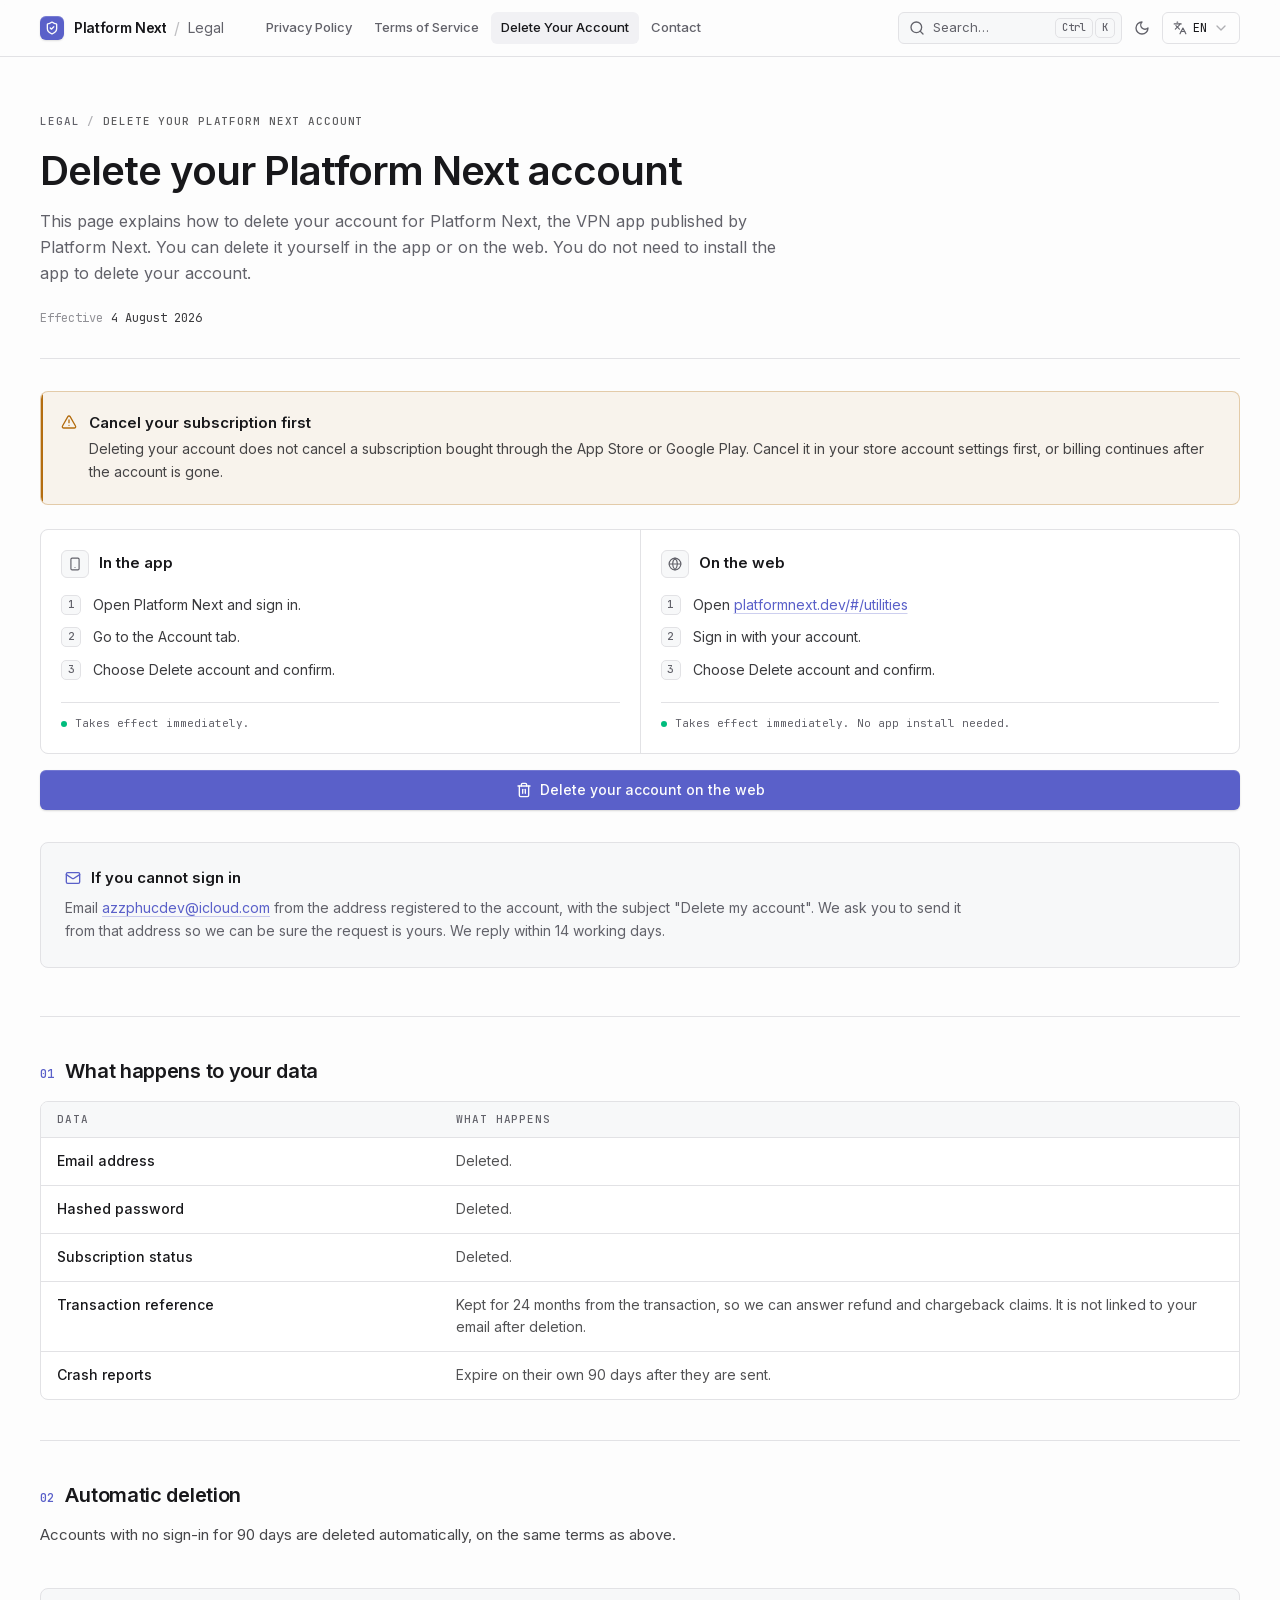
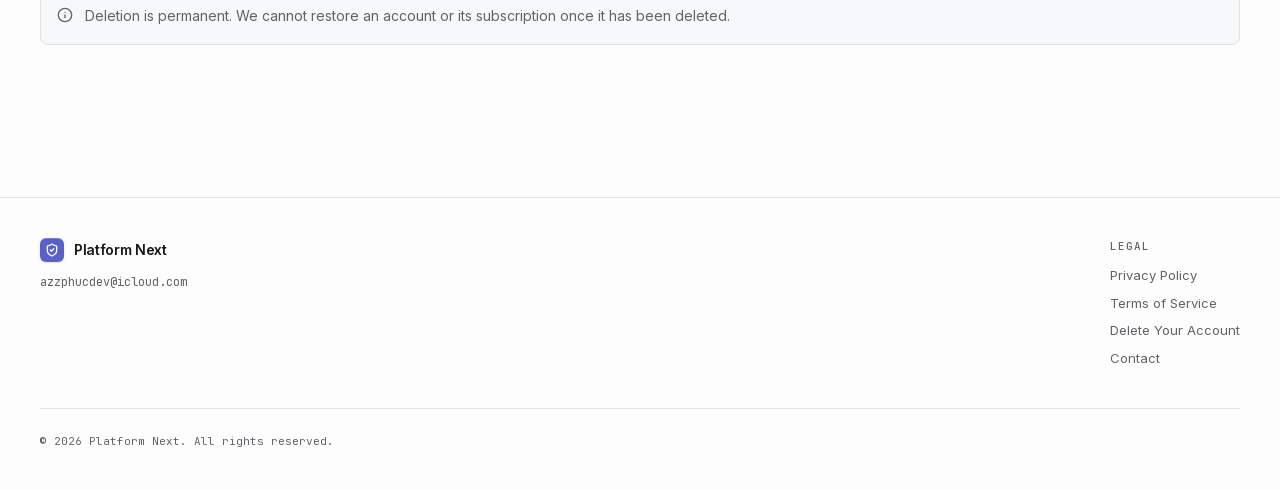
<file: data-deletion/index.html>
<!DOCTYPE html><html lang="en"><head><meta charSet="utf-8" data-next-head=""/><title data-next-head="">Delete your Platform Next account — Platform Next</title><meta name="description" content="This page explains how to delete your account for Platform Next, the VPN app published by Platform Next. You can delete it yourself in the app or on the web. You do not need to install the app to delete your account." data-next-head=""/><meta name="viewport" content="width=device-width, initial-scale=1, viewport-fit=cover" data-next-head=""/><meta name="theme-color" content="#0f0f11" media="(prefers-color-scheme: dark)" data-next-head=""/><link rel="canonical" href="https://policy.platformnext.dev/data-deletion/" data-next-head=""/><meta property="og:type" content="website" data-next-head=""/><meta property="og:site_name" content="Platform Next" data-next-head=""/><meta property="og:locale" content="en_US" data-next-head=""/><meta property="og:url" content="https://policy.platformnext.dev/data-deletion/" data-next-head=""/><meta property="og:title" content="Delete your Platform Next account — Platform Next" data-next-head=""/><meta property="og:description" content="This page explains how to delete your account for Platform Next, the VPN app published by Platform Next. You can delete it yourself in the app or on the web. You do not need to install the app to delete your account." data-next-head=""/><meta property="og:image" content="https://policy.platformnext.dev/banner.png" data-next-head=""/><meta name="twitter:card" content="summary_large_image" data-next-head=""/><meta name="twitter:url" content="https://policy.platformnext.dev/data-deletion/" data-next-head=""/><meta name="twitter:title" content="Delete your Platform Next account — Platform Next" data-next-head=""/><meta name="twitter:description" content="This page explains how to delete your account for Platform Next, the VPN app published by Platform Next. You can delete it yourself in the app or on the web. You do not need to install the app to delete your account." data-next-head=""/><meta name="twitter:image" content="https://policy.platformnext.dev/banner.png" data-next-head=""/><link rel="icon" href="/favicon.ico" sizes="any" data-next-head=""/><link rel="icon" type="image/svg+xml" href="/favicon.svg" data-next-head=""/><link rel="icon" type="image/png" sizes="96x96" href="/favicon-96x96.png" data-next-head=""/><link rel="apple-touch-icon" sizes="180x180" href="/apple-touch-icon.png" data-next-head=""/><link rel="manifest" href="/site.webmanifest" data-next-head=""/><script>
(function () {
  try {
    var saved = localStorage.getItem('theme');
    if (!saved) {
      var legacy = localStorage.getItem('isDark');
      if (legacy !== null) {
        saved = legacy === 'true' ? 'dark' : 'light';
        localStorage.setItem('theme', saved);
        localStorage.removeItem('isDark');
      }
    }
    var dark = saved
      ? saved === 'dark'
      : window.matchMedia('(prefers-color-scheme: dark)').matches;
    if (dark) document.documentElement.classList.add('dark');
  } catch (e) {}
})();
</script><link rel="preload" href="/_next/static/media/2bbe8d2671613f1f-s.p.0k62hbripvv8p.woff2" as="font" type="font/woff2" crossorigin="anonymous" data-next-font="size-adjust"/><link rel="preload" href="/_next/static/media/1bffadaabf893a1e-s.p.3-6t-g6q0vh0a.woff2" as="font" type="font/woff2" crossorigin="anonymous" data-next-font="size-adjust"/><link rel="preload" href="/_next/static/media/83afe278b6a6bb3c-s.p.2bn3s6zvc0dyp.woff2" as="font" type="font/woff2" crossorigin="anonymous" data-next-font="size-adjust"/><link rel="preload" href="/_next/static/media/89b21bb081cb7469-s.p.1fby2rem9ngyr.woff2" as="font" type="font/woff2" crossorigin="anonymous" data-next-font="size-adjust"/><link rel="preload" href="/_next/static/media/3fe682a82f50d426-s.p.0vfdmo25voy_0.woff2" as="font" type="font/woff2" crossorigin="anonymous" data-next-font="size-adjust"/><link rel="preload" href="/_next/static/media/70bc3e132a0a741e-s.p.3t6q91iet4nsy.woff2" as="font" type="font/woff2" crossorigin="anonymous" data-next-font="size-adjust"/><link rel="preload" href="/_next/static/chunks/3v_9i_bgzy_f9.css" as="style"/><link rel="stylesheet" href="/_next/static/chunks/3v_9i_bgzy_f9.css" data-n-g=""/><noscript data-n-css=""></noscript><script>(globalThis["TURBOPACK"] || (globalThis["TURBOPACK"] = [])).push({"otherChunks":["static/chunks/03a_n5hpux2mn.js","static/chunks/2bwe1z0vjw5zq.js","static/chunks/2zd5srkdn73gh.js","static/chunks/3v_9i_bgzy_f9.css"],"runtimeModuleIds":[10783,68146]});
(globalThis["TURBOPACK"] || (globalThis["TURBOPACK"] = [])).push({"otherChunks":["static/chunks/01ltsamc9riju.js","static/chunks/2lk1ba4cysglp.js","static/chunks/1pq-bp9cez4fg.js"],"runtimeModuleIds":[10783,11829]});</script><script src="/_next/static/chunks/03a_n5hpux2mn.js" defer=""></script><script src="/_next/static/chunks/2bwe1z0vjw5zq.js" defer=""></script><script src="/_next/static/chunks/2zd5srkdn73gh.js" defer=""></script><script src="/_next/static/chunks/turbopack-2c3mg3r-05n1w.js" defer=""></script><script src="/_next/static/chunks/01ltsamc9riju.js" defer=""></script><script src="/_next/static/chunks/2lk1ba4cysglp.js" defer=""></script><script src="/_next/static/chunks/1pq-bp9cez4fg.js" defer=""></script><script src="/_next/static/rWa-HX1I2gFwOidvRefdT/_buildManifest.js" defer=""></script><script src="/_next/static/rWa-HX1I2gFwOidvRefdT/_ssgManifest.js" defer=""></script><script src="/_next/static/rWa-HX1I2gFwOidvRefdT/_clientMiddlewareManifest.js" defer=""></script><style id="__jsx-1065150507">:root{--font-inter:'Inter', 'Inter Fallback';--font-jetbrains:'JetBrains Mono', 'JetBrains Mono Fallback'}</style></head><body><div id="__next"><div class="flex min-h-screen flex-col"><header class="sticky top-0 z-40 border-b border-border bg-[var(--surface-nav)] backdrop-blur-xl backdrop-saturate-150"><div class="shell flex h-14 items-center gap-2"><div class="mr-1 flex items-center lg:hidden"><button type="button" aria-label="Open menu" class="inline-flex size-8 items-center justify-center rounded-md border border-border text-foreground transition-colors hover:bg-accent lg:hidden focus-visible:outline-2 focus-visible:outline-offset-2 focus-visible:outline-ring" aria-haspopup="dialog" aria-expanded="false" aria-controls="radix-:R1bm:" data-state="closed" data-slot="sheet-trigger"><svg xmlns="http://www.w3.org/2000/svg" width="24" height="24" viewBox="0 0 24 24" fill="none" stroke="currentColor" stroke-width="2" stroke-linecap="round" stroke-linejoin="round" class="lucide lucide-menu size-4" aria-hidden="true"><path d="M4 12h16"></path><path d="M4 18h16"></path><path d="M4 6h16"></path></svg></button></div><a class="flex min-w-0 items-center gap-2.5 rounded-md focus-visible:outline-2 focus-visible:outline-offset-4 focus-visible:outline-ring" href="/"><span class="flex size-6 shrink-0 items-center justify-center rounded-md bg-primary text-primary-foreground shadow-[inset_0_1px_0_rgb(255_255_255/0.18),0_1px_2px_rgb(0_0_0/0.12)]"><svg xmlns="http://www.w3.org/2000/svg" width="24" height="24" viewBox="0 0 24 24" fill="none" stroke="currentColor" stroke-width="2.25" stroke-linecap="round" stroke-linejoin="round" class="lucide lucide-shield-check size-3.5" aria-hidden="true"><path d="M20 13c0 5-3.5 7.5-7.66 8.95a1 1 0 0 1-.67-.01C7.5 20.5 4 18 4 13V6a1 1 0 0 1 1-1c2 0 4.5-1.2 6.24-2.72a1.17 1.17 0 0 1 1.52 0C14.51 3.81 17 5 19 5a1 1 0 0 1 1 1z"></path><path d="m9 12 2 2 4-4"></path></svg></span><span class="truncate text-sm font-semibold tracking-tight">Platform Next</span></a><span aria-hidden="true" class="hidden select-none text-muted-foreground/40 sm:inline">/</span><span class="hidden text-sm text-muted-foreground sm:inline">Legal</span><nav class="ml-6 hidden items-center gap-0.5 lg:flex"><a class="rounded-md px-2.5 py-1.5 text-[13px] font-medium transition-colors text-muted-foreground hover:text-foreground focus-visible:outline-2 focus-visible:outline-offset-2 focus-visible:outline-ring" href="/privacy/">Privacy Policy</a><a class="rounded-md px-2.5 py-1.5 text-[13px] font-medium transition-colors text-muted-foreground hover:text-foreground focus-visible:outline-2 focus-visible:outline-offset-2 focus-visible:outline-ring" href="/terms/">Terms of Service</a><a aria-current="page" class="rounded-md px-2.5 py-1.5 text-[13px] font-medium transition-colors bg-accent text-foreground focus-visible:outline-2 focus-visible:outline-offset-2 focus-visible:outline-ring" href="/data-deletion/">Delete Your Account</a><a class="rounded-md px-2.5 py-1.5 text-[13px] font-medium transition-colors text-muted-foreground hover:text-foreground focus-visible:outline-2 focus-visible:outline-offset-2 focus-visible:outline-ring" href="/contact/">Contact</a></nav><div class="ml-auto flex items-center gap-1"><button type="button" aria-label="Search" aria-keyshortcuts="Meta+K Control+K" class="inline-flex h-8 items-center gap-2 rounded-md text-muted-foreground transition-colors w-8 justify-center hover:bg-accent hover:text-foreground lg:w-auto lg:justify-start lg:border lg:border-border lg:bg-[var(--surface-subtle)] lg:pl-2.5 lg:pr-1.5 xl:w-56 focus-visible:outline-2 focus-visible:outline-offset-2 focus-visible:outline-ring"><svg xmlns="http://www.w3.org/2000/svg" width="24" height="24" viewBox="0 0 24 24" fill="none" stroke="currentColor" stroke-width="2" stroke-linecap="round" stroke-linejoin="round" class="lucide lucide-search size-4 shrink-0" aria-hidden="true"><path d="m21 21-4.34-4.34"></path><circle cx="11" cy="11" r="8"></circle></svg><span class="hidden flex-1 text-left text-[13px] xl:inline">Search<!-- -->…</span><span class="hidden items-center gap-0.5 lg:inline-flex" aria-hidden="true"><kbd class="kbd">⌘</kbd><kbd class="kbd">K</kbd></span></button><button type="button" aria-label="Toggle theme" title="Toggle theme" class="inline-flex size-8 items-center justify-center rounded-md text-muted-foreground transition-colors hover:bg-accent hover:text-foreground focus-visible:outline-2 focus-visible:outline-offset-2 focus-visible:outline-ring"><svg xmlns="http://www.w3.org/2000/svg" width="24" height="24" viewBox="0 0 24 24" fill="none" stroke="currentColor" stroke-width="2" stroke-linecap="round" stroke-linejoin="round" class="lucide lucide-moon size-4" aria-hidden="true"><path d="M12 3a6 6 0 0 0 9 9 9 9 0 1 1-9-9Z"></path></svg></button><button type="button" role="combobox" aria-controls="radix-:Rubm:" aria-expanded="false" aria-autocomplete="none" dir="ltr" data-state="closed" data-slot="select-trigger" data-size="sm" class="data-[placeholder]:text-muted-foreground [&amp;_svg:not([class*=&#x27;text-&#x27;])]:text-muted-foreground focus-visible:border-ring focus-visible:ring-ring/50 aria-invalid:ring-destructive/20 dark:aria-invalid:ring-destructive/40 aria-invalid:border-destructive w-fit items-center justify-between border py-2 whitespace-nowrap transition-[color,box-shadow] outline-none focus-visible:ring-[3px] disabled:cursor-not-allowed disabled:opacity-50 data-[size=default]:h-9 data-[size=sm]:h-8 *:data-[slot=select-value]:line-clamp-1 *:data-[slot=select-value]:flex *:data-[slot=select-value]:items-center *:data-[slot=select-value]:gap-2 [&amp;_svg]:pointer-events-none [&amp;_svg]:shrink-0 [&amp;_svg:not([class*=&#x27;size-&#x27;])]:size-4 rounded-md border-border bg-transparent shadow-none hover:bg-accent dark:bg-transparent dark:hover:bg-accent h-8 gap-1.5 px-2.5 font-mono text-xs hidden lg:flex" aria-label="Language"><svg xmlns="http://www.w3.org/2000/svg" width="24" height="24" viewBox="0 0 24 24" fill="none" stroke="currentColor" stroke-width="2" stroke-linecap="round" stroke-linejoin="round" class="lucide lucide-languages size-3.5" aria-hidden="true"><path d="m5 8 6 6"></path><path d="m4 14 6-6 2-3"></path><path d="M2 5h12"></path><path d="M7 2h1"></path><path d="m22 22-5-10-5 10"></path><path d="M14 18h6"></path></svg><span data-slot="select-value" style="pointer-events:none">EN</span><svg xmlns="http://www.w3.org/2000/svg" width="24" height="24" viewBox="0 0 24 24" fill="none" stroke="currentColor" stroke-width="2" stroke-linecap="round" stroke-linejoin="round" class="lucide lucide-chevron-down size-4 opacity-50" aria-hidden="true"><path d="m6 9 6 6 6-6"></path></svg></button><select aria-hidden="true" tabindex="-1" style="position:absolute;border:0;width:1px;height:1px;padding:0;margin:-1px;overflow:hidden;clip:rect(0, 0, 0, 0);white-space:nowrap;word-wrap:normal"></select></div></div></header><main class="flex-1"><div class="shell py-10 sm:py-14"><header class="border-b border-border pb-8"><nav aria-label="Breadcrumb" class="label-mono flex items-center gap-2"><a class="transition-colors hover:text-foreground" href="/">Legal</a><span aria-hidden="true" class="text-muted-foreground/50">/</span><span class="truncate text-foreground/70">Delete your Platform Next account</span></nav><h1 class="mt-4 text-[1.75rem] font-semibold leading-tight tracking-[-0.025em] text-balance sm:text-[2.5rem]">Delete your Platform Next account</h1><p class="mt-3 max-w-3xl text-[0.9375rem] leading-relaxed text-muted-foreground sm:text-base">This page explains how to delete your account for Platform Next, the VPN app published by Platform Next. You can delete it yourself in the app or on the web. You do not need to install the app to delete your account.</p><div class="mt-6 flex flex-wrap items-center gap-x-4 gap-y-2 font-mono text-xs text-muted-foreground"><span class="inline-flex items-center gap-2"><span class="text-muted-foreground/70">Effective</span><span class="text-foreground/85">4 August 2026</span></span></div></header><div class="relative mt-8 flex gap-3 overflow-hidden rounded-lg border border-warning/30 bg-warning/[0.07] p-4 sm:p-5
                     before:absolute before:inset-y-0 before:left-0 before:w-0.5 before:bg-warning"><svg xmlns="http://www.w3.org/2000/svg" width="24" height="24" viewBox="0 0 24 24" fill="none" stroke="currentColor" stroke-width="2" stroke-linecap="round" stroke-linejoin="round" class="lucide lucide-triangle-alert mt-0.5 size-4 shrink-0 text-warning" aria-hidden="true"><path d="m21.73 18-8-14a2 2 0 0 0-3.48 0l-8 14A2 2 0 0 0 4 21h16a2 2 0 0 0 1.73-3"></path><path d="M12 9v4"></path><path d="M12 17h.01"></path></svg><div><h2 class="text-[0.9375rem] font-semibold">Cancel your subscription first</h2><p class="mt-1 text-sm leading-relaxed text-foreground/80">Deleting your account does not cancel a subscription bought through the App Store or Google Play. Cancel it in your store account settings first, or billing continues after the account is gone.</p></div></div><div class="mt-6 grid gap-px overflow-hidden rounded-lg border border-border bg-border sm:grid-cols-2"><section class="flex flex-col bg-card p-5"><h2 class="flex items-center gap-2.5 text-[0.9375rem] font-semibold"><span class="flex size-7 shrink-0 items-center justify-center rounded-md border border-border bg-[var(--surface-subtle)] text-muted-foreground"><svg xmlns="http://www.w3.org/2000/svg" width="24" height="24" viewBox="0 0 24 24" fill="none" stroke="currentColor" stroke-width="2" stroke-linecap="round" stroke-linejoin="round" class="lucide lucide-smartphone size-3.5" aria-hidden="true"><rect width="14" height="20" x="5" y="2" rx="2" ry="2"></rect><path d="M12 18h.01"></path></svg></span>In the app</h2><ol class="mb-5 mt-4 space-y-2.5 text-sm"><li class="flex gap-3"><span class="mt-px flex size-5 shrink-0 items-center justify-center rounded-[5px] border border-border bg-[var(--surface-subtle)] font-mono text-[11px] font-medium tabular-nums text-muted-foreground">1</span><span class="min-w-0 break-words leading-relaxed text-foreground/85">Open<!-- --> <!-- -->Platform<!-- --> <!-- -->Next<!-- --> <!-- -->and<!-- --> <!-- -->sign<!-- --> <!-- -->in.</span></li><li class="flex gap-3"><span class="mt-px flex size-5 shrink-0 items-center justify-center rounded-[5px] border border-border bg-[var(--surface-subtle)] font-mono text-[11px] font-medium tabular-nums text-muted-foreground">2</span><span class="min-w-0 break-words leading-relaxed text-foreground/85">Go<!-- --> <!-- -->to<!-- --> <!-- -->the<!-- --> <!-- -->Account<!-- --> <!-- -->tab.</span></li><li class="flex gap-3"><span class="mt-px flex size-5 shrink-0 items-center justify-center rounded-[5px] border border-border bg-[var(--surface-subtle)] font-mono text-[11px] font-medium tabular-nums text-muted-foreground">3</span><span class="min-w-0 break-words leading-relaxed text-foreground/85">Choose<!-- --> <!-- -->Delete<!-- --> <!-- -->account<!-- --> <!-- -->and<!-- --> <!-- -->confirm.</span></li></ol><p class="mt-auto flex items-center gap-2 border-t border-border pt-3 font-mono text-[11px] leading-relaxed text-muted-foreground"><span aria-hidden="true" class="size-1.5 shrink-0 rounded-full bg-emerald-500"></span>Takes effect immediately.</p></section><section class="flex flex-col bg-card p-5"><h2 class="flex items-center gap-2.5 text-[0.9375rem] font-semibold"><span class="flex size-7 shrink-0 items-center justify-center rounded-md border border-border bg-[var(--surface-subtle)] text-muted-foreground"><svg xmlns="http://www.w3.org/2000/svg" width="24" height="24" viewBox="0 0 24 24" fill="none" stroke="currentColor" stroke-width="2" stroke-linecap="round" stroke-linejoin="round" class="lucide lucide-globe size-3.5" aria-hidden="true"><circle cx="12" cy="12" r="10"></circle><path d="M12 2a14.5 14.5 0 0 0 0 20 14.5 14.5 0 0 0 0-20"></path><path d="M2 12h20"></path></svg></span>On the web</h2><ol class="mb-5 mt-4 space-y-2.5 text-sm"><li class="flex gap-3"><span class="mt-px flex size-5 shrink-0 items-center justify-center rounded-[5px] border border-border bg-[var(--surface-subtle)] font-mono text-[11px] font-medium tabular-nums text-muted-foreground">1</span><span class="min-w-0 break-words leading-relaxed text-foreground/85">Open<!-- --> <a href="https://platformnext.dev/#/utilities" target="_blank" rel="noopener noreferrer" class="doc-link">platformnext.dev/#/utilities</a></span></li><li class="flex gap-3"><span class="mt-px flex size-5 shrink-0 items-center justify-center rounded-[5px] border border-border bg-[var(--surface-subtle)] font-mono text-[11px] font-medium tabular-nums text-muted-foreground">2</span><span class="min-w-0 break-words leading-relaxed text-foreground/85">Sign<!-- --> <!-- -->in<!-- --> <!-- -->with<!-- --> <!-- -->your<!-- --> <!-- -->account.</span></li><li class="flex gap-3"><span class="mt-px flex size-5 shrink-0 items-center justify-center rounded-[5px] border border-border bg-[var(--surface-subtle)] font-mono text-[11px] font-medium tabular-nums text-muted-foreground">3</span><span class="min-w-0 break-words leading-relaxed text-foreground/85">Choose<!-- --> <!-- -->Delete<!-- --> <!-- -->account<!-- --> <!-- -->and<!-- --> <!-- -->confirm.</span></li></ol><p class="mt-auto flex items-center gap-2 border-t border-border pt-3 font-mono text-[11px] leading-relaxed text-muted-foreground"><span aria-hidden="true" class="size-1.5 shrink-0 rounded-full bg-emerald-500"></span>Takes effect immediately. No app install needed.</p></section></div><a href="https://platformnext.dev/#/utilities" target="_blank" rel="noopener noreferrer" class="mt-4 flex h-10 w-full items-center justify-center gap-2 rounded-md bg-primary px-4
                     text-sm font-medium text-primary-foreground transition-opacity hover:opacity-90
                     shadow-[inset_0_1px_0_rgb(255_255_255/0.15),0_1px_2px_rgb(0_0_0/0.15)]
                     focus-visible:outline-2 focus-visible:outline-offset-2 focus-visible:outline-ring"><svg xmlns="http://www.w3.org/2000/svg" width="24" height="24" viewBox="0 0 24 24" fill="none" stroke="currentColor" stroke-width="2" stroke-linecap="round" stroke-linejoin="round" class="lucide lucide-trash2 lucide-trash-2 size-4" aria-hidden="true"><path d="M3 6h18"></path><path d="M19 6v14c0 1-1 2-2 2H7c-1 0-2-1-2-2V6"></path><path d="M8 6V4c0-1 1-2 2-2h4c1 0 2 1 2 2v2"></path><line x1="10" x2="10" y1="11" y2="17"></line><line x1="14" x2="14" y1="11" y2="17"></line></svg>Delete your account on the web</a><section class="panel mt-8 bg-[var(--surface-subtle)] p-5 sm:p-6"><h2 class="flex items-center gap-2.5 text-[0.9375rem] font-semibold"><svg xmlns="http://www.w3.org/2000/svg" width="24" height="24" viewBox="0 0 24 24" fill="none" stroke="currentColor" stroke-width="2" stroke-linecap="round" stroke-linejoin="round" class="lucide lucide-mail size-4 shrink-0 text-primary" aria-hidden="true"><path d="m22 7-8.991 5.727a2 2 0 0 1-2.009 0L2 7"></path><rect x="2" y="4" width="20" height="16" rx="2"></rect></svg>If you cannot sign in</h2><p class="mt-2 max-w-4xl text-sm leading-relaxed text-muted-foreground">Email<!-- --> <a href="mailto:azzphucdev@icloud.com" class="doc-link">azzphucdev@icloud.com</a> <!-- -->from<!-- --> <!-- -->the<!-- --> <!-- -->address<!-- --> <!-- -->registered<!-- --> <!-- -->to<!-- --> <!-- -->the<!-- --> <!-- -->account,<!-- --> <!-- -->with<!-- --> <!-- -->the<!-- --> <!-- -->subject<!-- --> <!-- -->&quot;Delete<!-- --> <!-- -->my<!-- --> <!-- -->account&quot;.<!-- --> <!-- -->We<!-- --> <!-- -->ask<!-- --> <!-- -->you<!-- --> <!-- -->to<!-- --> <!-- -->send<!-- --> <!-- -->it<!-- --> <!-- -->from<!-- --> <!-- -->that<!-- --> <!-- -->address<!-- --> <!-- -->so<!-- --> <!-- -->we<!-- --> <!-- -->can<!-- --> <!-- -->be<!-- --> <!-- -->sure<!-- --> <!-- -->the<!-- --> <!-- -->request<!-- --> <!-- -->is<!-- --> <!-- -->yours.<!-- --> <!-- -->We<!-- --> <!-- -->reply<!-- --> <!-- -->within<!-- --> <!-- -->14<!-- --> <!-- -->working<!-- --> <!-- -->days.</p></section><section class="mt-12 border-t border-border pt-10"><h2 class="flex items-baseline gap-3 text-lg font-semibold tracking-[-0.015em] sm:text-xl"><span class="font-mono text-xs font-medium text-primary">01</span>What happens to your data</h2><div class="doc-body"><div class="mt-4"><div class="panel hidden overflow-hidden sm:block"><table class="w-full border-collapse text-left text-sm"><thead class="bg-[var(--surface-subtle)]"><tr><th scope="col" class="label-mono border-b border-border px-4 py-2.5 align-bottom w-1/3">Data</th><th scope="col" class="label-mono border-b border-border px-4 py-2.5 align-bottom">What happens</th></tr></thead><tbody><tr class="align-top transition-colors hover:bg-[var(--surface-subtle)] [&amp;:not(:last-child)&gt;td]:border-b"><td class="border-border px-4 py-3 leading-relaxed font-medium text-foreground">Email address</td><td class="border-border px-4 py-3 leading-relaxed text-foreground/75">Deleted.</td></tr><tr class="align-top transition-colors hover:bg-[var(--surface-subtle)] [&amp;:not(:last-child)&gt;td]:border-b"><td class="border-border px-4 py-3 leading-relaxed font-medium text-foreground">Hashed password</td><td class="border-border px-4 py-3 leading-relaxed text-foreground/75">Deleted.</td></tr><tr class="align-top transition-colors hover:bg-[var(--surface-subtle)] [&amp;:not(:last-child)&gt;td]:border-b"><td class="border-border px-4 py-3 leading-relaxed font-medium text-foreground">Subscription status</td><td class="border-border px-4 py-3 leading-relaxed text-foreground/75">Deleted.</td></tr><tr class="align-top transition-colors hover:bg-[var(--surface-subtle)] [&amp;:not(:last-child)&gt;td]:border-b"><td class="border-border px-4 py-3 leading-relaxed font-medium text-foreground">Transaction reference</td><td class="border-border px-4 py-3 leading-relaxed text-foreground/75">Kept for 24 months from the transaction, so we can answer refund and chargeback claims. It is not linked to your email after deletion.</td></tr><tr class="align-top transition-colors hover:bg-[var(--surface-subtle)] [&amp;:not(:last-child)&gt;td]:border-b"><td class="border-border px-4 py-3 leading-relaxed font-medium text-foreground">Crash reports</td><td class="border-border px-4 py-3 leading-relaxed text-foreground/75">Expire on their own 90 days after they are sent.</td></tr></tbody></table></div><div class="space-y-2 sm:hidden"><div class="panel p-4 text-sm"><p class="font-medium text-foreground">Email address</p><div class="mt-3"><p class="label-mono">What happens</p><p class="mt-1 leading-relaxed text-foreground/75">Deleted.</p></div></div><div class="panel p-4 text-sm"><p class="font-medium text-foreground">Hashed password</p><div class="mt-3"><p class="label-mono">What happens</p><p class="mt-1 leading-relaxed text-foreground/75">Deleted.</p></div></div><div class="panel p-4 text-sm"><p class="font-medium text-foreground">Subscription status</p><div class="mt-3"><p class="label-mono">What happens</p><p class="mt-1 leading-relaxed text-foreground/75">Deleted.</p></div></div><div class="panel p-4 text-sm"><p class="font-medium text-foreground">Transaction reference</p><div class="mt-3"><p class="label-mono">What happens</p><p class="mt-1 leading-relaxed text-foreground/75">Kept for 24 months from the transaction, so we can answer refund and chargeback claims. It is not linked to your email after deletion.</p></div></div><div class="panel p-4 text-sm"><p class="font-medium text-foreground">Crash reports</p><div class="mt-3"><p class="label-mono">What happens</p><p class="mt-1 leading-relaxed text-foreground/75">Expire on their own 90 days after they are sent.</p></div></div></div></div></div></section><section class="mt-10 border-t border-border pt-10"><h2 class="flex items-baseline gap-3 text-lg font-semibold tracking-[-0.015em] sm:text-xl"><span class="font-mono text-xs font-medium text-primary">02</span>Automatic deletion</h2><p class="doc-body mt-3">Accounts with no sign-in for 90 days are deleted automatically, on the same terms as above.</p></section><p class="mt-10 flex gap-3 rounded-lg border border-border bg-[var(--surface-subtle)] p-4 text-sm leading-relaxed text-muted-foreground"><svg xmlns="http://www.w3.org/2000/svg" width="24" height="24" viewBox="0 0 24 24" fill="none" stroke="currentColor" stroke-width="2" stroke-linecap="round" stroke-linejoin="round" class="lucide lucide-info mt-0.5 size-4 shrink-0" aria-hidden="true"><circle cx="12" cy="12" r="10"></circle><path d="M12 16v-4"></path><path d="M12 8h.01"></path></svg>Deletion is permanent. We cannot restore an account or its subscription once it has been deleted.</p></div></main><footer class="mt-24 border-t border-border"><div class="shell py-10"><div class="flex flex-col gap-8 sm:flex-row sm:items-start sm:justify-between"><div class="max-w-xs"><div class="flex items-center gap-2.5"><span class="flex size-6 shrink-0 items-center justify-center rounded-md bg-primary text-primary-foreground shadow-[inset_0_1px_0_rgb(255_255_255/0.18),0_1px_2px_rgb(0_0_0/0.12)]"><svg xmlns="http://www.w3.org/2000/svg" width="24" height="24" viewBox="0 0 24 24" fill="none" stroke="currentColor" stroke-width="2.25" stroke-linecap="round" stroke-linejoin="round" class="lucide lucide-shield-check size-3.5" aria-hidden="true"><path d="M20 13c0 5-3.5 7.5-7.66 8.95a1 1 0 0 1-.67-.01C7.5 20.5 4 18 4 13V6a1 1 0 0 1 1-1c2 0 4.5-1.2 6.24-2.72a1.17 1.17 0 0 1 1.52 0C14.51 3.81 17 5 19 5a1 1 0 0 1 1 1z"></path><path d="m9 12 2 2 4-4"></path></svg></span><span class="text-sm font-semibold tracking-tight">Platform Next</span></div><a href="mailto:azzphucdev@icloud.com" class="mt-3 inline-block break-words font-mono text-xs text-muted-foreground
                         underline-offset-4 transition-colors hover:text-foreground hover:underline">azzphucdev@icloud.com</a></div><nav><p class="label-mono mb-3">Legal</p><div class="grid grid-cols-2 gap-x-8 gap-y-2 sm:grid-cols-1"><a class="text-[13px] text-muted-foreground transition-colors hover:text-foreground" href="/privacy/">Privacy Policy</a><a class="text-[13px] text-muted-foreground transition-colors hover:text-foreground" href="/terms/">Terms of Service</a><a class="text-[13px] text-muted-foreground transition-colors hover:text-foreground" href="/data-deletion/">Delete Your Account</a><a class="text-[13px] text-muted-foreground transition-colors hover:text-foreground" href="/contact/">Contact</a></div></nav></div><p class="mt-10 border-t border-border pt-6 font-mono text-[11px] text-muted-foreground">© <!-- -->2026<!-- --> <!-- -->Platform Next<!-- -->. <!-- -->All rights reserved.</p></div></footer></div></div><script id="__NEXT_DATA__" type="application/json">{"props":{"pageProps":{}},"page":"/data-deletion","query":{},"buildId":"rWa-HX1I2gFwOidvRefdT","nextExport":true,"autoExport":true,"isFallback":false,"scriptLoader":[]}</script></body></html>
</file>
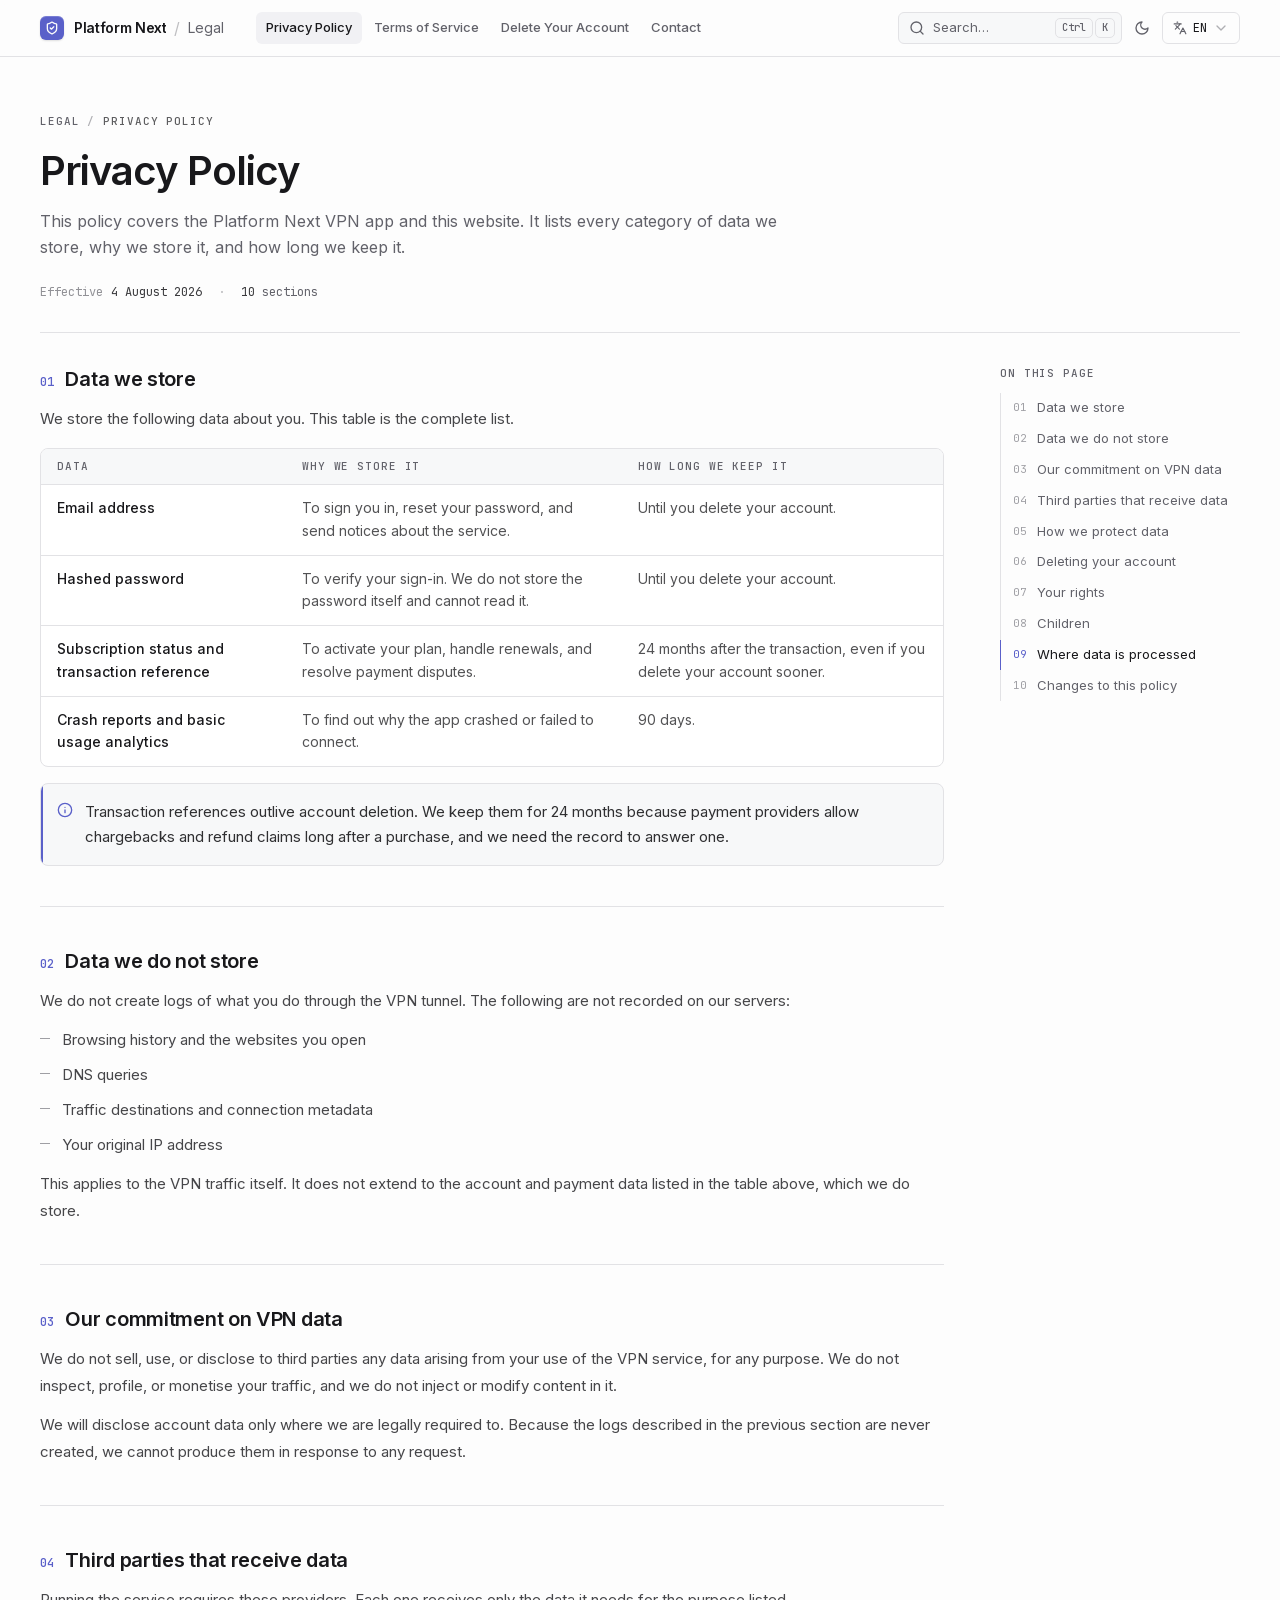
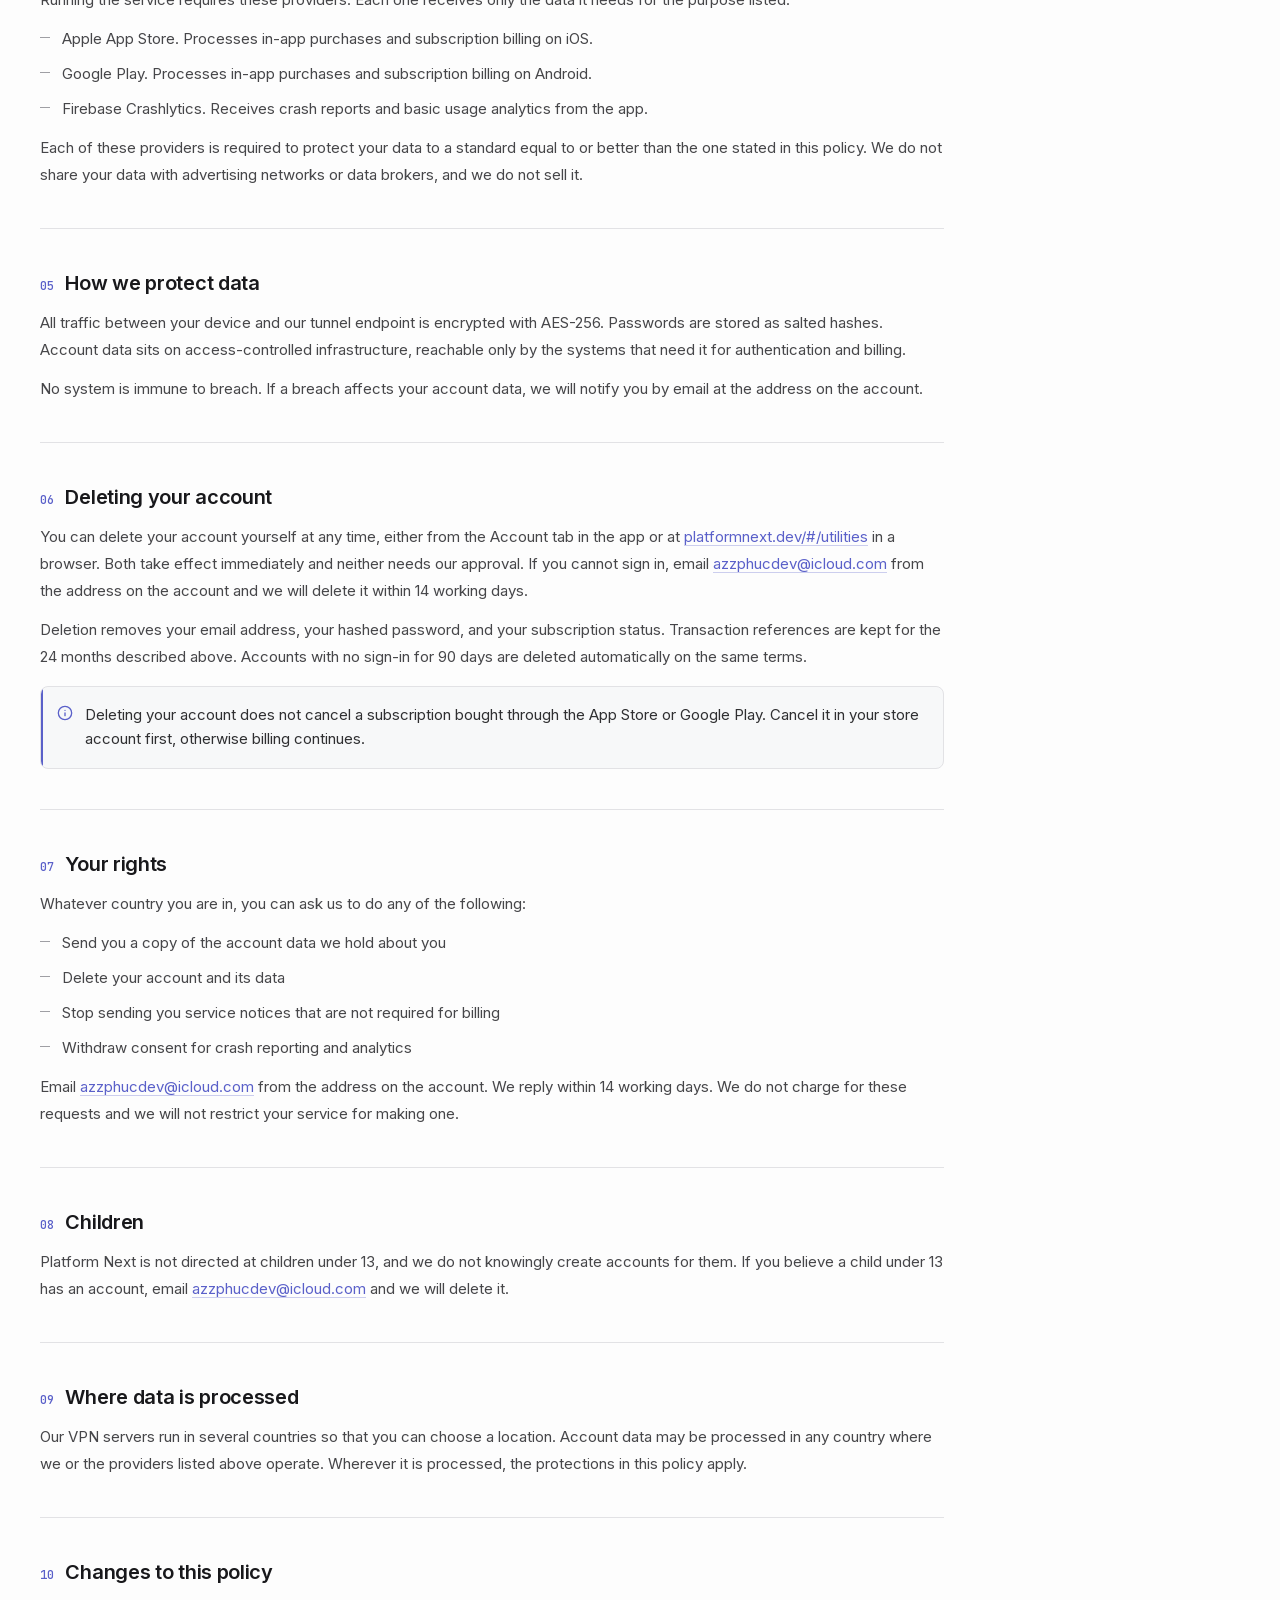
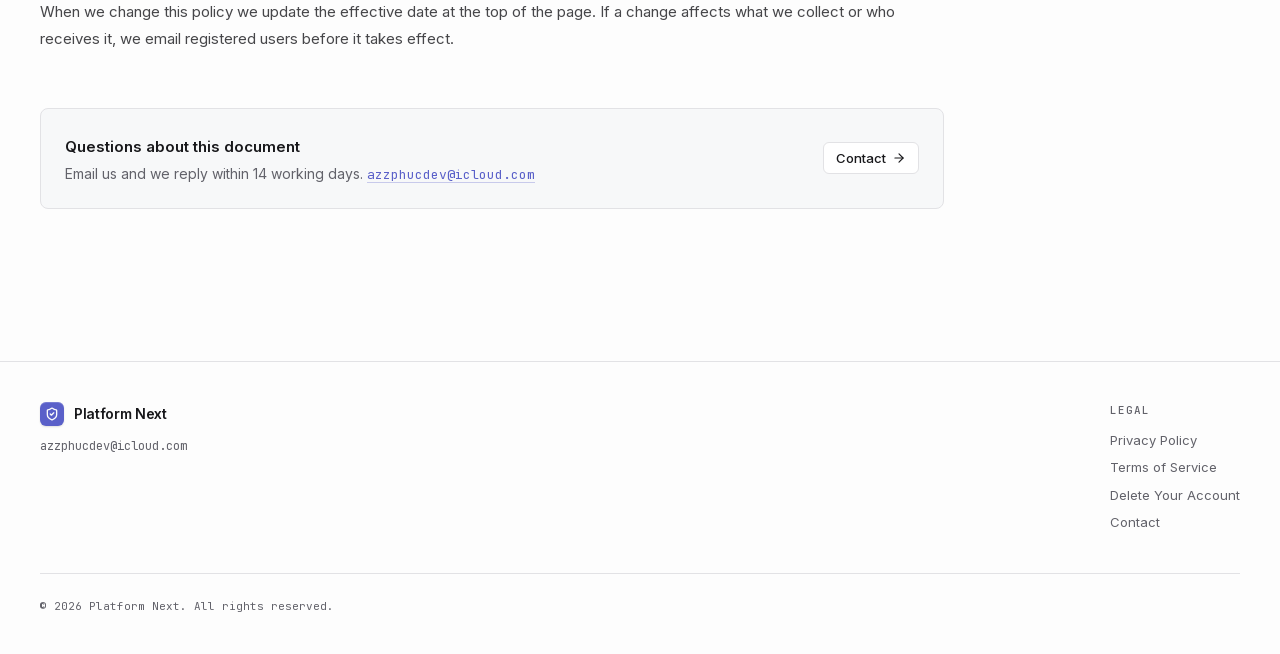
<file: privacy/index.html>
<!DOCTYPE html><html lang="en"><head><meta charSet="utf-8" data-next-head=""/><title data-next-head="">Privacy Policy — Platform Next</title><meta name="description" content="This policy covers the Platform Next VPN app and this website. It lists every category of data we store, why we store it, and how long we keep it." data-next-head=""/><meta name="viewport" content="width=device-width, initial-scale=1, viewport-fit=cover" data-next-head=""/><meta name="theme-color" content="#0f0f11" media="(prefers-color-scheme: dark)" data-next-head=""/><link rel="canonical" href="https://policy.platformnext.dev/privacy/" data-next-head=""/><meta property="og:type" content="website" data-next-head=""/><meta property="og:site_name" content="Platform Next" data-next-head=""/><meta property="og:locale" content="en_US" data-next-head=""/><meta property="og:url" content="https://policy.platformnext.dev/privacy/" data-next-head=""/><meta property="og:title" content="Privacy Policy — Platform Next" data-next-head=""/><meta property="og:description" content="This policy covers the Platform Next VPN app and this website. It lists every category of data we store, why we store it, and how long we keep it." data-next-head=""/><meta property="og:image" content="https://policy.platformnext.dev/banner.png" data-next-head=""/><meta name="twitter:card" content="summary_large_image" data-next-head=""/><meta name="twitter:url" content="https://policy.platformnext.dev/privacy/" data-next-head=""/><meta name="twitter:title" content="Privacy Policy — Platform Next" data-next-head=""/><meta name="twitter:description" content="This policy covers the Platform Next VPN app and this website. It lists every category of data we store, why we store it, and how long we keep it." data-next-head=""/><meta name="twitter:image" content="https://policy.platformnext.dev/banner.png" data-next-head=""/><link rel="icon" href="/favicon.ico" sizes="any" data-next-head=""/><link rel="icon" type="image/svg+xml" href="/favicon.svg" data-next-head=""/><link rel="icon" type="image/png" sizes="96x96" href="/favicon-96x96.png" data-next-head=""/><link rel="apple-touch-icon" sizes="180x180" href="/apple-touch-icon.png" data-next-head=""/><link rel="manifest" href="/site.webmanifest" data-next-head=""/><script>
(function () {
  try {
    var saved = localStorage.getItem('theme');
    if (!saved) {
      var legacy = localStorage.getItem('isDark');
      if (legacy !== null) {
        saved = legacy === 'true' ? 'dark' : 'light';
        localStorage.setItem('theme', saved);
        localStorage.removeItem('isDark');
      }
    }
    var dark = saved
      ? saved === 'dark'
      : window.matchMedia('(prefers-color-scheme: dark)').matches;
    if (dark) document.documentElement.classList.add('dark');
  } catch (e) {}
})();
</script><link rel="preload" href="/_next/static/media/2bbe8d2671613f1f-s.p.0k62hbripvv8p.woff2" as="font" type="font/woff2" crossorigin="anonymous" data-next-font="size-adjust"/><link rel="preload" href="/_next/static/media/1bffadaabf893a1e-s.p.3-6t-g6q0vh0a.woff2" as="font" type="font/woff2" crossorigin="anonymous" data-next-font="size-adjust"/><link rel="preload" href="/_next/static/media/83afe278b6a6bb3c-s.p.2bn3s6zvc0dyp.woff2" as="font" type="font/woff2" crossorigin="anonymous" data-next-font="size-adjust"/><link rel="preload" href="/_next/static/media/89b21bb081cb7469-s.p.1fby2rem9ngyr.woff2" as="font" type="font/woff2" crossorigin="anonymous" data-next-font="size-adjust"/><link rel="preload" href="/_next/static/media/3fe682a82f50d426-s.p.0vfdmo25voy_0.woff2" as="font" type="font/woff2" crossorigin="anonymous" data-next-font="size-adjust"/><link rel="preload" href="/_next/static/media/70bc3e132a0a741e-s.p.3t6q91iet4nsy.woff2" as="font" type="font/woff2" crossorigin="anonymous" data-next-font="size-adjust"/><link rel="preload" href="/_next/static/chunks/3v_9i_bgzy_f9.css" as="style"/><link rel="stylesheet" href="/_next/static/chunks/3v_9i_bgzy_f9.css" data-n-g=""/><noscript data-n-css=""></noscript><script>(globalThis["TURBOPACK"] || (globalThis["TURBOPACK"] = [])).push({"otherChunks":["static/chunks/03a_n5hpux2mn.js","static/chunks/2bwe1z0vjw5zq.js","static/chunks/2zd5srkdn73gh.js","static/chunks/3v_9i_bgzy_f9.css"],"runtimeModuleIds":[10783,68146]});
(globalThis["TURBOPACK"] || (globalThis["TURBOPACK"] = [])).push({"otherChunks":["static/chunks/3dyxbehc2esnh.js","static/chunks/2lk1ba4cysglp.js","static/chunks/1pq-bp9cez4fg.js"],"runtimeModuleIds":[10783,14510]});</script><script src="/_next/static/chunks/03a_n5hpux2mn.js" defer=""></script><script src="/_next/static/chunks/2bwe1z0vjw5zq.js" defer=""></script><script src="/_next/static/chunks/2zd5srkdn73gh.js" defer=""></script><script src="/_next/static/chunks/turbopack-2c3mg3r-05n1w.js" defer=""></script><script src="/_next/static/chunks/3dyxbehc2esnh.js" defer=""></script><script src="/_next/static/chunks/2lk1ba4cysglp.js" defer=""></script><script src="/_next/static/chunks/1pq-bp9cez4fg.js" defer=""></script><script src="/_next/static/rWa-HX1I2gFwOidvRefdT/_buildManifest.js" defer=""></script><script src="/_next/static/rWa-HX1I2gFwOidvRefdT/_ssgManifest.js" defer=""></script><script src="/_next/static/rWa-HX1I2gFwOidvRefdT/_clientMiddlewareManifest.js" defer=""></script><style id="__jsx-1065150507">:root{--font-inter:'Inter', 'Inter Fallback';--font-jetbrains:'JetBrains Mono', 'JetBrains Mono Fallback'}</style></head><body><div id="__next"><div class="flex min-h-screen flex-col"><header class="sticky top-0 z-40 border-b border-border bg-[var(--surface-nav)] backdrop-blur-xl backdrop-saturate-150"><div class="shell flex h-14 items-center gap-2"><div class="mr-1 flex items-center lg:hidden"><button type="button" aria-label="Open menu" class="inline-flex size-8 items-center justify-center rounded-md border border-border text-foreground transition-colors hover:bg-accent lg:hidden focus-visible:outline-2 focus-visible:outline-offset-2 focus-visible:outline-ring" aria-haspopup="dialog" aria-expanded="false" aria-controls="radix-:R1bm:" data-state="closed" data-slot="sheet-trigger"><svg xmlns="http://www.w3.org/2000/svg" width="24" height="24" viewBox="0 0 24 24" fill="none" stroke="currentColor" stroke-width="2" stroke-linecap="round" stroke-linejoin="round" class="lucide lucide-menu size-4" aria-hidden="true"><path d="M4 12h16"></path><path d="M4 18h16"></path><path d="M4 6h16"></path></svg></button></div><a class="flex min-w-0 items-center gap-2.5 rounded-md focus-visible:outline-2 focus-visible:outline-offset-4 focus-visible:outline-ring" href="/"><span class="flex size-6 shrink-0 items-center justify-center rounded-md bg-primary text-primary-foreground shadow-[inset_0_1px_0_rgb(255_255_255/0.18),0_1px_2px_rgb(0_0_0/0.12)]"><svg xmlns="http://www.w3.org/2000/svg" width="24" height="24" viewBox="0 0 24 24" fill="none" stroke="currentColor" stroke-width="2.25" stroke-linecap="round" stroke-linejoin="round" class="lucide lucide-shield-check size-3.5" aria-hidden="true"><path d="M20 13c0 5-3.5 7.5-7.66 8.95a1 1 0 0 1-.67-.01C7.5 20.5 4 18 4 13V6a1 1 0 0 1 1-1c2 0 4.5-1.2 6.24-2.72a1.17 1.17 0 0 1 1.52 0C14.51 3.81 17 5 19 5a1 1 0 0 1 1 1z"></path><path d="m9 12 2 2 4-4"></path></svg></span><span class="truncate text-sm font-semibold tracking-tight">Platform Next</span></a><span aria-hidden="true" class="hidden select-none text-muted-foreground/40 sm:inline">/</span><span class="hidden text-sm text-muted-foreground sm:inline">Legal</span><nav class="ml-6 hidden items-center gap-0.5 lg:flex"><a aria-current="page" class="rounded-md px-2.5 py-1.5 text-[13px] font-medium transition-colors bg-accent text-foreground focus-visible:outline-2 focus-visible:outline-offset-2 focus-visible:outline-ring" href="/privacy/">Privacy Policy</a><a class="rounded-md px-2.5 py-1.5 text-[13px] font-medium transition-colors text-muted-foreground hover:text-foreground focus-visible:outline-2 focus-visible:outline-offset-2 focus-visible:outline-ring" href="/terms/">Terms of Service</a><a class="rounded-md px-2.5 py-1.5 text-[13px] font-medium transition-colors text-muted-foreground hover:text-foreground focus-visible:outline-2 focus-visible:outline-offset-2 focus-visible:outline-ring" href="/data-deletion/">Delete Your Account</a><a class="rounded-md px-2.5 py-1.5 text-[13px] font-medium transition-colors text-muted-foreground hover:text-foreground focus-visible:outline-2 focus-visible:outline-offset-2 focus-visible:outline-ring" href="/contact/">Contact</a></nav><div class="ml-auto flex items-center gap-1"><button type="button" aria-label="Search" aria-keyshortcuts="Meta+K Control+K" class="inline-flex h-8 items-center gap-2 rounded-md text-muted-foreground transition-colors w-8 justify-center hover:bg-accent hover:text-foreground lg:w-auto lg:justify-start lg:border lg:border-border lg:bg-[var(--surface-subtle)] lg:pl-2.5 lg:pr-1.5 xl:w-56 focus-visible:outline-2 focus-visible:outline-offset-2 focus-visible:outline-ring"><svg xmlns="http://www.w3.org/2000/svg" width="24" height="24" viewBox="0 0 24 24" fill="none" stroke="currentColor" stroke-width="2" stroke-linecap="round" stroke-linejoin="round" class="lucide lucide-search size-4 shrink-0" aria-hidden="true"><path d="m21 21-4.34-4.34"></path><circle cx="11" cy="11" r="8"></circle></svg><span class="hidden flex-1 text-left text-[13px] xl:inline">Search<!-- -->…</span><span class="hidden items-center gap-0.5 lg:inline-flex" aria-hidden="true"><kbd class="kbd">⌘</kbd><kbd class="kbd">K</kbd></span></button><button type="button" aria-label="Toggle theme" title="Toggle theme" class="inline-flex size-8 items-center justify-center rounded-md text-muted-foreground transition-colors hover:bg-accent hover:text-foreground focus-visible:outline-2 focus-visible:outline-offset-2 focus-visible:outline-ring"><svg xmlns="http://www.w3.org/2000/svg" width="24" height="24" viewBox="0 0 24 24" fill="none" stroke="currentColor" stroke-width="2" stroke-linecap="round" stroke-linejoin="round" class="lucide lucide-moon size-4" aria-hidden="true"><path d="M12 3a6 6 0 0 0 9 9 9 9 0 1 1-9-9Z"></path></svg></button><button type="button" role="combobox" aria-controls="radix-:Rubm:" aria-expanded="false" aria-autocomplete="none" dir="ltr" data-state="closed" data-slot="select-trigger" data-size="sm" class="data-[placeholder]:text-muted-foreground [&amp;_svg:not([class*=&#x27;text-&#x27;])]:text-muted-foreground focus-visible:border-ring focus-visible:ring-ring/50 aria-invalid:ring-destructive/20 dark:aria-invalid:ring-destructive/40 aria-invalid:border-destructive w-fit items-center justify-between border py-2 whitespace-nowrap transition-[color,box-shadow] outline-none focus-visible:ring-[3px] disabled:cursor-not-allowed disabled:opacity-50 data-[size=default]:h-9 data-[size=sm]:h-8 *:data-[slot=select-value]:line-clamp-1 *:data-[slot=select-value]:flex *:data-[slot=select-value]:items-center *:data-[slot=select-value]:gap-2 [&amp;_svg]:pointer-events-none [&amp;_svg]:shrink-0 [&amp;_svg:not([class*=&#x27;size-&#x27;])]:size-4 rounded-md border-border bg-transparent shadow-none hover:bg-accent dark:bg-transparent dark:hover:bg-accent h-8 gap-1.5 px-2.5 font-mono text-xs hidden lg:flex" aria-label="Language"><svg xmlns="http://www.w3.org/2000/svg" width="24" height="24" viewBox="0 0 24 24" fill="none" stroke="currentColor" stroke-width="2" stroke-linecap="round" stroke-linejoin="round" class="lucide lucide-languages size-3.5" aria-hidden="true"><path d="m5 8 6 6"></path><path d="m4 14 6-6 2-3"></path><path d="M2 5h12"></path><path d="M7 2h1"></path><path d="m22 22-5-10-5 10"></path><path d="M14 18h6"></path></svg><span data-slot="select-value" style="pointer-events:none">EN</span><svg xmlns="http://www.w3.org/2000/svg" width="24" height="24" viewBox="0 0 24 24" fill="none" stroke="currentColor" stroke-width="2" stroke-linecap="round" stroke-linejoin="round" class="lucide lucide-chevron-down size-4 opacity-50" aria-hidden="true"><path d="m6 9 6 6 6-6"></path></svg></button><select aria-hidden="true" tabindex="-1" style="position:absolute;border:0;width:1px;height:1px;padding:0;margin:-1px;overflow:hidden;clip:rect(0, 0, 0, 0);white-space:nowrap;word-wrap:normal"></select></div></div></header><main class="flex-1"><div class="shell py-10 sm:py-14"><header class="border-b border-border pb-8"><nav aria-label="Breadcrumb" class="label-mono flex items-center gap-2"><a class="transition-colors hover:text-foreground" href="/">Legal</a><span aria-hidden="true" class="text-muted-foreground/50">/</span><span class="truncate text-foreground/70">Privacy Policy</span></nav><h1 class="mt-4 text-[1.75rem] font-semibold leading-tight tracking-[-0.025em] text-balance sm:text-[2.5rem]">Privacy Policy</h1><p class="mt-3 max-w-3xl text-[0.9375rem] leading-relaxed text-muted-foreground sm:text-base">This policy covers the Platform Next VPN app and this website. It lists every category of data we store, why we store it, and how long we keep it.</p><div class="mt-6 flex flex-wrap items-center gap-x-4 gap-y-2 font-mono text-xs text-muted-foreground"><span class="inline-flex items-center gap-2"><span class="text-muted-foreground/70">Effective</span><span class="text-foreground/85">4 August 2026</span></span><span aria-hidden="true" class="text-muted-foreground/40">·</span><span><span class="text-foreground/85">10</span> <!-- -->sections</span></div></header><div class="lg:grid lg:grid-cols-[minmax(0,1fr)_15rem] lg:gap-14 2xl:grid-cols-[minmax(0,1fr)_18rem] 2xl:gap-20"><article class="doc-body min-w-0 pt-8"><details class="group panel mb-8 bg-[var(--surface-subtle)] lg:hidden"><summary class="flex cursor-pointer list-none items-center justify-between gap-3 px-4 py-3
                         text-sm font-medium text-foreground marker:hidden"><span class="flex items-center gap-2.5">On this page<span class="font-mono text-[11px] text-muted-foreground">10</span></span><svg xmlns="http://www.w3.org/2000/svg" width="24" height="24" viewBox="0 0 24 24" fill="none" stroke="currentColor" stroke-width="2" stroke-linecap="round" stroke-linejoin="round" class="lucide lucide-chevron-down size-4 shrink-0 text-muted-foreground transition-transform group-open:rotate-180" aria-hidden="true"><path d="m6 9 6 6 6-6"></path></svg></summary><div class="px-4 pb-4"><ol class="space-y-px border-l border-border text-[13px]"><li><a href="#data-we-store" class="-ml-px flex gap-2.5 border-l py-1.5 pl-3 pr-2 leading-snug transition-colors focus-visible:outline-2 focus-visible:outline-offset-2 focus-visible:outline-ring border-transparent text-muted-foreground hover:border-muted-foreground/40 hover:text-foreground"><span class="font-mono text-[11px] leading-[1.6] tabular-nums text-muted-foreground/60">01</span><span>Data we store</span></a></li><li><a href="#data-we-do-not-store" class="-ml-px flex gap-2.5 border-l py-1.5 pl-3 pr-2 leading-snug transition-colors focus-visible:outline-2 focus-visible:outline-offset-2 focus-visible:outline-ring border-transparent text-muted-foreground hover:border-muted-foreground/40 hover:text-foreground"><span class="font-mono text-[11px] leading-[1.6] tabular-nums text-muted-foreground/60">02</span><span>Data we do not store</span></a></li><li><a href="#vpn-commitment" class="-ml-px flex gap-2.5 border-l py-1.5 pl-3 pr-2 leading-snug transition-colors focus-visible:outline-2 focus-visible:outline-offset-2 focus-visible:outline-ring border-transparent text-muted-foreground hover:border-muted-foreground/40 hover:text-foreground"><span class="font-mono text-[11px] leading-[1.6] tabular-nums text-muted-foreground/60">03</span><span>Our commitment on VPN data</span></a></li><li><a href="#third-parties" class="-ml-px flex gap-2.5 border-l py-1.5 pl-3 pr-2 leading-snug transition-colors focus-visible:outline-2 focus-visible:outline-offset-2 focus-visible:outline-ring border-transparent text-muted-foreground hover:border-muted-foreground/40 hover:text-foreground"><span class="font-mono text-[11px] leading-[1.6] tabular-nums text-muted-foreground/60">04</span><span>Third parties that receive data</span></a></li><li><a href="#security" class="-ml-px flex gap-2.5 border-l py-1.5 pl-3 pr-2 leading-snug transition-colors focus-visible:outline-2 focus-visible:outline-offset-2 focus-visible:outline-ring border-transparent text-muted-foreground hover:border-muted-foreground/40 hover:text-foreground"><span class="font-mono text-[11px] leading-[1.6] tabular-nums text-muted-foreground/60">05</span><span>How we protect data</span></a></li><li><a href="#deletion" class="-ml-px flex gap-2.5 border-l py-1.5 pl-3 pr-2 leading-snug transition-colors focus-visible:outline-2 focus-visible:outline-offset-2 focus-visible:outline-ring border-transparent text-muted-foreground hover:border-muted-foreground/40 hover:text-foreground"><span class="font-mono text-[11px] leading-[1.6] tabular-nums text-muted-foreground/60">06</span><span>Deleting your account</span></a></li><li><a href="#your-rights" class="-ml-px flex gap-2.5 border-l py-1.5 pl-3 pr-2 leading-snug transition-colors focus-visible:outline-2 focus-visible:outline-offset-2 focus-visible:outline-ring border-transparent text-muted-foreground hover:border-muted-foreground/40 hover:text-foreground"><span class="font-mono text-[11px] leading-[1.6] tabular-nums text-muted-foreground/60">07</span><span>Your rights</span></a></li><li><a href="#children" class="-ml-px flex gap-2.5 border-l py-1.5 pl-3 pr-2 leading-snug transition-colors focus-visible:outline-2 focus-visible:outline-offset-2 focus-visible:outline-ring border-transparent text-muted-foreground hover:border-muted-foreground/40 hover:text-foreground"><span class="font-mono text-[11px] leading-[1.6] tabular-nums text-muted-foreground/60">08</span><span>Children</span></a></li><li><a href="#international" class="-ml-px flex gap-2.5 border-l py-1.5 pl-3 pr-2 leading-snug transition-colors focus-visible:outline-2 focus-visible:outline-offset-2 focus-visible:outline-ring border-transparent text-muted-foreground hover:border-muted-foreground/40 hover:text-foreground"><span class="font-mono text-[11px] leading-[1.6] tabular-nums text-muted-foreground/60">09</span><span>Where data is processed</span></a></li><li><a href="#changes" class="-ml-px flex gap-2.5 border-l py-1.5 pl-3 pr-2 leading-snug transition-colors focus-visible:outline-2 focus-visible:outline-offset-2 focus-visible:outline-ring border-transparent text-muted-foreground hover:border-muted-foreground/40 hover:text-foreground"><span class="font-mono text-[11px] leading-[1.6] tabular-nums text-muted-foreground/60">10</span><span>Changes to this policy</span></a></li></ol></div></details><section id="data-we-store" class=""><h2 class="group flex items-baseline gap-3 text-lg font-semibold tracking-[-0.015em] text-foreground sm:text-xl"><span class="shrink-0 font-mono text-xs font-medium tabular-nums text-primary">01</span><span class="text-balance">Data we store</span><a href="#data-we-store" aria-label="Data we store" class="shrink-0 self-center text-muted-foreground opacity-0 transition-opacity
                             hover:text-primary focus-visible:opacity-100 group-hover:opacity-100"><svg xmlns="http://www.w3.org/2000/svg" width="24" height="24" viewBox="0 0 24 24" fill="none" stroke="currentColor" stroke-width="2" stroke-linecap="round" stroke-linejoin="round" class="lucide lucide-link size-3.5" aria-hidden="true"><path d="M10 13a5 5 0 0 0 7.54.54l3-3a5 5 0 0 0-7.07-7.07l-1.72 1.71"></path><path d="M14 11a5 5 0 0 0-7.54-.54l-3 3a5 5 0 0 0 7.07 7.07l1.71-1.71"></path></svg></a></h2><div class="mt-3"><p class="mt-3 first:mt-0">We<!-- --> <!-- -->store<!-- --> <!-- -->the<!-- --> <!-- -->following<!-- --> <!-- -->data<!-- --> <!-- -->about<!-- --> <!-- -->you.<!-- --> <!-- -->This<!-- --> <!-- -->table<!-- --> <!-- -->is<!-- --> <!-- -->the<!-- --> <!-- -->complete<!-- --> <!-- -->list.</p><div class="mt-4"><div class="panel hidden overflow-hidden sm:block"><table class="w-full border-collapse text-left text-sm"><thead class="bg-[var(--surface-subtle)]"><tr><th scope="col" class="label-mono border-b border-border px-4 py-2.5 align-bottom">Data</th><th scope="col" class="label-mono border-b border-border px-4 py-2.5 align-bottom">Why we store it</th><th scope="col" class="label-mono border-b border-border px-4 py-2.5 align-bottom">How long we keep it</th></tr></thead><tbody><tr class="align-top transition-colors hover:bg-[var(--surface-subtle)] [&amp;:not(:last-child)&gt;td]:border-b"><td class="border-border px-4 py-3 leading-relaxed font-medium text-foreground">Email address</td><td class="border-border px-4 py-3 leading-relaxed text-foreground/75">To sign you in, reset your password, and send notices about the service.</td><td class="border-border px-4 py-3 leading-relaxed text-foreground/75">Until you delete your account.</td></tr><tr class="align-top transition-colors hover:bg-[var(--surface-subtle)] [&amp;:not(:last-child)&gt;td]:border-b"><td class="border-border px-4 py-3 leading-relaxed font-medium text-foreground">Hashed password</td><td class="border-border px-4 py-3 leading-relaxed text-foreground/75">To verify your sign-in. We do not store the password itself and cannot read it.</td><td class="border-border px-4 py-3 leading-relaxed text-foreground/75">Until you delete your account.</td></tr><tr class="align-top transition-colors hover:bg-[var(--surface-subtle)] [&amp;:not(:last-child)&gt;td]:border-b"><td class="border-border px-4 py-3 leading-relaxed font-medium text-foreground">Subscription status and transaction reference</td><td class="border-border px-4 py-3 leading-relaxed text-foreground/75">To activate your plan, handle renewals, and resolve payment disputes.</td><td class="border-border px-4 py-3 leading-relaxed text-foreground/75">24 months after the transaction, even if you delete your account sooner.</td></tr><tr class="align-top transition-colors hover:bg-[var(--surface-subtle)] [&amp;:not(:last-child)&gt;td]:border-b"><td class="border-border px-4 py-3 leading-relaxed font-medium text-foreground">Crash reports and basic usage analytics</td><td class="border-border px-4 py-3 leading-relaxed text-foreground/75">To find out why the app crashed or failed to connect.</td><td class="border-border px-4 py-3 leading-relaxed text-foreground/75">90 days.</td></tr></tbody></table></div><div class="space-y-2 sm:hidden"><div class="panel p-4 text-sm"><p class="font-medium text-foreground">Email address</p><div class="mt-3"><p class="label-mono">Why we store it</p><p class="mt-1 leading-relaxed text-foreground/75">To sign you in, reset your password, and send notices about the service.</p></div><div class="mt-3"><p class="label-mono">How long we keep it</p><p class="mt-1 leading-relaxed text-foreground/75">Until you delete your account.</p></div></div><div class="panel p-4 text-sm"><p class="font-medium text-foreground">Hashed password</p><div class="mt-3"><p class="label-mono">Why we store it</p><p class="mt-1 leading-relaxed text-foreground/75">To verify your sign-in. We do not store the password itself and cannot read it.</p></div><div class="mt-3"><p class="label-mono">How long we keep it</p><p class="mt-1 leading-relaxed text-foreground/75">Until you delete your account.</p></div></div><div class="panel p-4 text-sm"><p class="font-medium text-foreground">Subscription status and transaction reference</p><div class="mt-3"><p class="label-mono">Why we store it</p><p class="mt-1 leading-relaxed text-foreground/75">To activate your plan, handle renewals, and resolve payment disputes.</p></div><div class="mt-3"><p class="label-mono">How long we keep it</p><p class="mt-1 leading-relaxed text-foreground/75">24 months after the transaction, even if you delete your account sooner.</p></div></div><div class="panel p-4 text-sm"><p class="font-medium text-foreground">Crash reports and basic usage analytics</p><div class="mt-3"><p class="label-mono">Why we store it</p><p class="mt-1 leading-relaxed text-foreground/75">To find out why the app crashed or failed to connect.</p></div><div class="mt-3"><p class="label-mono">How long we keep it</p><p class="mt-1 leading-relaxed text-foreground/75">90 days.</p></div></div></div></div><div class="relative mt-4 flex gap-3 overflow-hidden rounded-lg border border-border bg-[var(--surface-subtle)] p-4
                       before:absolute before:inset-y-0 before:left-0 before:w-0.5 before:bg-primary"><svg xmlns="http://www.w3.org/2000/svg" width="24" height="24" viewBox="0 0 24 24" fill="none" stroke="currentColor" stroke-width="2" stroke-linecap="round" stroke-linejoin="round" class="lucide lucide-info mt-0.5 size-4 shrink-0 text-primary" aria-hidden="true"><circle cx="12" cy="12" r="10"></circle><path d="M12 16v-4"></path><path d="M12 8h.01"></path></svg><p class="text-[0.9375rem] leading-relaxed text-foreground/90">Transaction<!-- --> <!-- -->references<!-- --> <!-- -->outlive<!-- --> <!-- -->account<!-- --> <!-- -->deletion.<!-- --> <!-- -->We<!-- --> <!-- -->keep<!-- --> <!-- -->them<!-- --> <!-- -->for<!-- --> <!-- -->24<!-- --> <!-- -->months<!-- --> <!-- -->because<!-- --> <!-- -->payment<!-- --> <!-- -->providers<!-- --> <!-- -->allow<!-- --> <!-- -->chargebacks<!-- --> <!-- -->and<!-- --> <!-- -->refund<!-- --> <!-- -->claims<!-- --> <!-- -->long<!-- --> <!-- -->after<!-- --> <!-- -->a<!-- --> <!-- -->purchase,<!-- --> <!-- -->and<!-- --> <!-- -->we<!-- --> <!-- -->need<!-- --> <!-- -->the<!-- --> <!-- -->record<!-- --> <!-- -->to<!-- --> <!-- -->answer<!-- --> <!-- -->one.</p></div></div></section><section id="data-we-do-not-store" class="mt-10 border-t border-border pt-10"><h2 class="group flex items-baseline gap-3 text-lg font-semibold tracking-[-0.015em] text-foreground sm:text-xl"><span class="shrink-0 font-mono text-xs font-medium tabular-nums text-primary">02</span><span class="text-balance">Data we do not store</span><a href="#data-we-do-not-store" aria-label="Data we do not store" class="shrink-0 self-center text-muted-foreground opacity-0 transition-opacity
                             hover:text-primary focus-visible:opacity-100 group-hover:opacity-100"><svg xmlns="http://www.w3.org/2000/svg" width="24" height="24" viewBox="0 0 24 24" fill="none" stroke="currentColor" stroke-width="2" stroke-linecap="round" stroke-linejoin="round" class="lucide lucide-link size-3.5" aria-hidden="true"><path d="M10 13a5 5 0 0 0 7.54.54l3-3a5 5 0 0 0-7.07-7.07l-1.72 1.71"></path><path d="M14 11a5 5 0 0 0-7.54-.54l-3 3a5 5 0 0 0 7.07 7.07l1.71-1.71"></path></svg></a></h2><div class="mt-3"><p class="mt-3 first:mt-0">We<!-- --> <!-- -->do<!-- --> <!-- -->not<!-- --> <!-- -->create<!-- --> <!-- -->logs<!-- --> <!-- -->of<!-- --> <!-- -->what<!-- --> <!-- -->you<!-- --> <!-- -->do<!-- --> <!-- -->through<!-- --> <!-- -->the<!-- --> <!-- -->VPN<!-- --> <!-- -->tunnel.<!-- --> <!-- -->The<!-- --> <!-- -->following<!-- --> <!-- -->are<!-- --> <!-- -->not<!-- --> <!-- -->recorded<!-- --> <!-- -->on<!-- --> <!-- -->our<!-- --> <!-- -->servers:</p><ul class="mt-3 space-y-2"><li class="flex gap-3"><span aria-hidden="true" class="mt-[0.75rem] h-px w-2.5 shrink-0 bg-muted-foreground/60"></span><span class="min-w-0">Browsing<!-- --> <!-- -->history<!-- --> <!-- -->and<!-- --> <!-- -->the<!-- --> <!-- -->websites<!-- --> <!-- -->you<!-- --> <!-- -->open</span></li><li class="flex gap-3"><span aria-hidden="true" class="mt-[0.75rem] h-px w-2.5 shrink-0 bg-muted-foreground/60"></span><span class="min-w-0">DNS<!-- --> <!-- -->queries</span></li><li class="flex gap-3"><span aria-hidden="true" class="mt-[0.75rem] h-px w-2.5 shrink-0 bg-muted-foreground/60"></span><span class="min-w-0">Traffic<!-- --> <!-- -->destinations<!-- --> <!-- -->and<!-- --> <!-- -->connection<!-- --> <!-- -->metadata</span></li><li class="flex gap-3"><span aria-hidden="true" class="mt-[0.75rem] h-px w-2.5 shrink-0 bg-muted-foreground/60"></span><span class="min-w-0">Your<!-- --> <!-- -->original<!-- --> <!-- -->IP<!-- --> <!-- -->address</span></li></ul><p class="mt-3 first:mt-0">This<!-- --> <!-- -->applies<!-- --> <!-- -->to<!-- --> <!-- -->the<!-- --> <!-- -->VPN<!-- --> <!-- -->traffic<!-- --> <!-- -->itself.<!-- --> <!-- -->It<!-- --> <!-- -->does<!-- --> <!-- -->not<!-- --> <!-- -->extend<!-- --> <!-- -->to<!-- --> <!-- -->the<!-- --> <!-- -->account<!-- --> <!-- -->and<!-- --> <!-- -->payment<!-- --> <!-- -->data<!-- --> <!-- -->listed<!-- --> <!-- -->in<!-- --> <!-- -->the<!-- --> <!-- -->table<!-- --> <!-- -->above,<!-- --> <!-- -->which<!-- --> <!-- -->we<!-- --> <!-- -->do<!-- --> <!-- -->store.</p></div></section><section id="vpn-commitment" class="mt-10 border-t border-border pt-10"><h2 class="group flex items-baseline gap-3 text-lg font-semibold tracking-[-0.015em] text-foreground sm:text-xl"><span class="shrink-0 font-mono text-xs font-medium tabular-nums text-primary">03</span><span class="text-balance">Our commitment on VPN data</span><a href="#vpn-commitment" aria-label="Our commitment on VPN data" class="shrink-0 self-center text-muted-foreground opacity-0 transition-opacity
                             hover:text-primary focus-visible:opacity-100 group-hover:opacity-100"><svg xmlns="http://www.w3.org/2000/svg" width="24" height="24" viewBox="0 0 24 24" fill="none" stroke="currentColor" stroke-width="2" stroke-linecap="round" stroke-linejoin="round" class="lucide lucide-link size-3.5" aria-hidden="true"><path d="M10 13a5 5 0 0 0 7.54.54l3-3a5 5 0 0 0-7.07-7.07l-1.72 1.71"></path><path d="M14 11a5 5 0 0 0-7.54-.54l-3 3a5 5 0 0 0 7.07 7.07l1.71-1.71"></path></svg></a></h2><div class="mt-3"><p class="mt-3 first:mt-0">We<!-- --> <!-- -->do<!-- --> <!-- -->not<!-- --> <!-- -->sell,<!-- --> <!-- -->use,<!-- --> <!-- -->or<!-- --> <!-- -->disclose<!-- --> <!-- -->to<!-- --> <!-- -->third<!-- --> <!-- -->parties<!-- --> <!-- -->any<!-- --> <!-- -->data<!-- --> <!-- -->arising<!-- --> <!-- -->from<!-- --> <!-- -->your<!-- --> <!-- -->use<!-- --> <!-- -->of<!-- --> <!-- -->the<!-- --> <!-- -->VPN<!-- --> <!-- -->service,<!-- --> <!-- -->for<!-- --> <!-- -->any<!-- --> <!-- -->purpose.<!-- --> <!-- -->We<!-- --> <!-- -->do<!-- --> <!-- -->not<!-- --> <!-- -->inspect,<!-- --> <!-- -->profile,<!-- --> <!-- -->or<!-- --> <!-- -->monetise<!-- --> <!-- -->your<!-- --> <!-- -->traffic,<!-- --> <!-- -->and<!-- --> <!-- -->we<!-- --> <!-- -->do<!-- --> <!-- -->not<!-- --> <!-- -->inject<!-- --> <!-- -->or<!-- --> <!-- -->modify<!-- --> <!-- -->content<!-- --> <!-- -->in<!-- --> <!-- -->it.</p><p class="mt-3 first:mt-0">We<!-- --> <!-- -->will<!-- --> <!-- -->disclose<!-- --> <!-- -->account<!-- --> <!-- -->data<!-- --> <!-- -->only<!-- --> <!-- -->where<!-- --> <!-- -->we<!-- --> <!-- -->are<!-- --> <!-- -->legally<!-- --> <!-- -->required<!-- --> <!-- -->to.<!-- --> <!-- -->Because<!-- --> <!-- -->the<!-- --> <!-- -->logs<!-- --> <!-- -->described<!-- --> <!-- -->in<!-- --> <!-- -->the<!-- --> <!-- -->previous<!-- --> <!-- -->section<!-- --> <!-- -->are<!-- --> <!-- -->never<!-- --> <!-- -->created,<!-- --> <!-- -->we<!-- --> <!-- -->cannot<!-- --> <!-- -->produce<!-- --> <!-- -->them<!-- --> <!-- -->in<!-- --> <!-- -->response<!-- --> <!-- -->to<!-- --> <!-- -->any<!-- --> <!-- -->request.</p></div></section><section id="third-parties" class="mt-10 border-t border-border pt-10"><h2 class="group flex items-baseline gap-3 text-lg font-semibold tracking-[-0.015em] text-foreground sm:text-xl"><span class="shrink-0 font-mono text-xs font-medium tabular-nums text-primary">04</span><span class="text-balance">Third parties that receive data</span><a href="#third-parties" aria-label="Third parties that receive data" class="shrink-0 self-center text-muted-foreground opacity-0 transition-opacity
                             hover:text-primary focus-visible:opacity-100 group-hover:opacity-100"><svg xmlns="http://www.w3.org/2000/svg" width="24" height="24" viewBox="0 0 24 24" fill="none" stroke="currentColor" stroke-width="2" stroke-linecap="round" stroke-linejoin="round" class="lucide lucide-link size-3.5" aria-hidden="true"><path d="M10 13a5 5 0 0 0 7.54.54l3-3a5 5 0 0 0-7.07-7.07l-1.72 1.71"></path><path d="M14 11a5 5 0 0 0-7.54-.54l-3 3a5 5 0 0 0 7.07 7.07l1.71-1.71"></path></svg></a></h2><div class="mt-3"><p class="mt-3 first:mt-0">Running<!-- --> <!-- -->the<!-- --> <!-- -->service<!-- --> <!-- -->requires<!-- --> <!-- -->these<!-- --> <!-- -->providers.<!-- --> <!-- -->Each<!-- --> <!-- -->one<!-- --> <!-- -->receives<!-- --> <!-- -->only<!-- --> <!-- -->the<!-- --> <!-- -->data<!-- --> <!-- -->it<!-- --> <!-- -->needs<!-- --> <!-- -->for<!-- --> <!-- -->the<!-- --> <!-- -->purpose<!-- --> <!-- -->listed.</p><ul class="mt-3 space-y-2"><li class="flex gap-3"><span aria-hidden="true" class="mt-[0.75rem] h-px w-2.5 shrink-0 bg-muted-foreground/60"></span><span class="min-w-0">Apple<!-- --> <!-- -->App<!-- --> <!-- -->Store.<!-- --> <!-- -->Processes<!-- --> <!-- -->in-app<!-- --> <!-- -->purchases<!-- --> <!-- -->and<!-- --> <!-- -->subscription<!-- --> <!-- -->billing<!-- --> <!-- -->on<!-- --> <!-- -->iOS.</span></li><li class="flex gap-3"><span aria-hidden="true" class="mt-[0.75rem] h-px w-2.5 shrink-0 bg-muted-foreground/60"></span><span class="min-w-0">Google<!-- --> <!-- -->Play.<!-- --> <!-- -->Processes<!-- --> <!-- -->in-app<!-- --> <!-- -->purchases<!-- --> <!-- -->and<!-- --> <!-- -->subscription<!-- --> <!-- -->billing<!-- --> <!-- -->on<!-- --> <!-- -->Android.</span></li><li class="flex gap-3"><span aria-hidden="true" class="mt-[0.75rem] h-px w-2.5 shrink-0 bg-muted-foreground/60"></span><span class="min-w-0">Firebase<!-- --> <!-- -->Crashlytics.<!-- --> <!-- -->Receives<!-- --> <!-- -->crash<!-- --> <!-- -->reports<!-- --> <!-- -->and<!-- --> <!-- -->basic<!-- --> <!-- -->usage<!-- --> <!-- -->analytics<!-- --> <!-- -->from<!-- --> <!-- -->the<!-- --> <!-- -->app.</span></li></ul><p class="mt-3 first:mt-0">Each<!-- --> <!-- -->of<!-- --> <!-- -->these<!-- --> <!-- -->providers<!-- --> <!-- -->is<!-- --> <!-- -->required<!-- --> <!-- -->to<!-- --> <!-- -->protect<!-- --> <!-- -->your<!-- --> <!-- -->data<!-- --> <!-- -->to<!-- --> <!-- -->a<!-- --> <!-- -->standard<!-- --> <!-- -->equal<!-- --> <!-- -->to<!-- --> <!-- -->or<!-- --> <!-- -->better<!-- --> <!-- -->than<!-- --> <!-- -->the<!-- --> <!-- -->one<!-- --> <!-- -->stated<!-- --> <!-- -->in<!-- --> <!-- -->this<!-- --> <!-- -->policy.<!-- --> <!-- -->We<!-- --> <!-- -->do<!-- --> <!-- -->not<!-- --> <!-- -->share<!-- --> <!-- -->your<!-- --> <!-- -->data<!-- --> <!-- -->with<!-- --> <!-- -->advertising<!-- --> <!-- -->networks<!-- --> <!-- -->or<!-- --> <!-- -->data<!-- --> <!-- -->brokers,<!-- --> <!-- -->and<!-- --> <!-- -->we<!-- --> <!-- -->do<!-- --> <!-- -->not<!-- --> <!-- -->sell<!-- --> <!-- -->it.</p></div></section><section id="security" class="mt-10 border-t border-border pt-10"><h2 class="group flex items-baseline gap-3 text-lg font-semibold tracking-[-0.015em] text-foreground sm:text-xl"><span class="shrink-0 font-mono text-xs font-medium tabular-nums text-primary">05</span><span class="text-balance">How we protect data</span><a href="#security" aria-label="How we protect data" class="shrink-0 self-center text-muted-foreground opacity-0 transition-opacity
                             hover:text-primary focus-visible:opacity-100 group-hover:opacity-100"><svg xmlns="http://www.w3.org/2000/svg" width="24" height="24" viewBox="0 0 24 24" fill="none" stroke="currentColor" stroke-width="2" stroke-linecap="round" stroke-linejoin="round" class="lucide lucide-link size-3.5" aria-hidden="true"><path d="M10 13a5 5 0 0 0 7.54.54l3-3a5 5 0 0 0-7.07-7.07l-1.72 1.71"></path><path d="M14 11a5 5 0 0 0-7.54-.54l-3 3a5 5 0 0 0 7.07 7.07l1.71-1.71"></path></svg></a></h2><div class="mt-3"><p class="mt-3 first:mt-0">All<!-- --> <!-- -->traffic<!-- --> <!-- -->between<!-- --> <!-- -->your<!-- --> <!-- -->device<!-- --> <!-- -->and<!-- --> <!-- -->our<!-- --> <!-- -->tunnel<!-- --> <!-- -->endpoint<!-- --> <!-- -->is<!-- --> <!-- -->encrypted<!-- --> <!-- -->with<!-- --> <!-- -->AES-256.<!-- --> <!-- -->Passwords<!-- --> <!-- -->are<!-- --> <!-- -->stored<!-- --> <!-- -->as<!-- --> <!-- -->salted<!-- --> <!-- -->hashes.<!-- --> <!-- -->Account<!-- --> <!-- -->data<!-- --> <!-- -->sits<!-- --> <!-- -->on<!-- --> <!-- -->access-controlled<!-- --> <!-- -->infrastructure,<!-- --> <!-- -->reachable<!-- --> <!-- -->only<!-- --> <!-- -->by<!-- --> <!-- -->the<!-- --> <!-- -->systems<!-- --> <!-- -->that<!-- --> <!-- -->need<!-- --> <!-- -->it<!-- --> <!-- -->for<!-- --> <!-- -->authentication<!-- --> <!-- -->and<!-- --> <!-- -->billing.</p><p class="mt-3 first:mt-0">No<!-- --> <!-- -->system<!-- --> <!-- -->is<!-- --> <!-- -->immune<!-- --> <!-- -->to<!-- --> <!-- -->breach.<!-- --> <!-- -->If<!-- --> <!-- -->a<!-- --> <!-- -->breach<!-- --> <!-- -->affects<!-- --> <!-- -->your<!-- --> <!-- -->account<!-- --> <!-- -->data,<!-- --> <!-- -->we<!-- --> <!-- -->will<!-- --> <!-- -->notify<!-- --> <!-- -->you<!-- --> <!-- -->by<!-- --> <!-- -->email<!-- --> <!-- -->at<!-- --> <!-- -->the<!-- --> <!-- -->address<!-- --> <!-- -->on<!-- --> <!-- -->the<!-- --> <!-- -->account.</p></div></section><section id="deletion" class="mt-10 border-t border-border pt-10"><h2 class="group flex items-baseline gap-3 text-lg font-semibold tracking-[-0.015em] text-foreground sm:text-xl"><span class="shrink-0 font-mono text-xs font-medium tabular-nums text-primary">06</span><span class="text-balance">Deleting your account</span><a href="#deletion" aria-label="Deleting your account" class="shrink-0 self-center text-muted-foreground opacity-0 transition-opacity
                             hover:text-primary focus-visible:opacity-100 group-hover:opacity-100"><svg xmlns="http://www.w3.org/2000/svg" width="24" height="24" viewBox="0 0 24 24" fill="none" stroke="currentColor" stroke-width="2" stroke-linecap="round" stroke-linejoin="round" class="lucide lucide-link size-3.5" aria-hidden="true"><path d="M10 13a5 5 0 0 0 7.54.54l3-3a5 5 0 0 0-7.07-7.07l-1.72 1.71"></path><path d="M14 11a5 5 0 0 0-7.54-.54l-3 3a5 5 0 0 0 7.07 7.07l1.71-1.71"></path></svg></a></h2><div class="mt-3"><p class="mt-3 first:mt-0">You<!-- --> <!-- -->can<!-- --> <!-- -->delete<!-- --> <!-- -->your<!-- --> <!-- -->account<!-- --> <!-- -->yourself<!-- --> <!-- -->at<!-- --> <!-- -->any<!-- --> <!-- -->time,<!-- --> <!-- -->either<!-- --> <!-- -->from<!-- --> <!-- -->the<!-- --> <!-- -->Account<!-- --> <!-- -->tab<!-- --> <!-- -->in<!-- --> <!-- -->the<!-- --> <!-- -->app<!-- --> <!-- -->or<!-- --> <!-- -->at<!-- --> <a href="https://platformnext.dev/#/utilities" target="_blank" rel="noopener noreferrer" class="doc-link">platformnext.dev/#/utilities</a> <!-- -->in<!-- --> <!-- -->a<!-- --> <!-- -->browser.<!-- --> <!-- -->Both<!-- --> <!-- -->take<!-- --> <!-- -->effect<!-- --> <!-- -->immediately<!-- --> <!-- -->and<!-- --> <!-- -->neither<!-- --> <!-- -->needs<!-- --> <!-- -->our<!-- --> <!-- -->approval.<!-- --> <!-- -->If<!-- --> <!-- -->you<!-- --> <!-- -->cannot<!-- --> <!-- -->sign<!-- --> <!-- -->in,<!-- --> <!-- -->email<!-- --> <a href="mailto:azzphucdev@icloud.com" class="doc-link">azzphucdev@icloud.com</a> <!-- -->from<!-- --> <!-- -->the<!-- --> <!-- -->address<!-- --> <!-- -->on<!-- --> <!-- -->the<!-- --> <!-- -->account<!-- --> <!-- -->and<!-- --> <!-- -->we<!-- --> <!-- -->will<!-- --> <!-- -->delete<!-- --> <!-- -->it<!-- --> <!-- -->within<!-- --> <!-- -->14<!-- --> <!-- -->working<!-- --> <!-- -->days.</p><p class="mt-3 first:mt-0">Deletion<!-- --> <!-- -->removes<!-- --> <!-- -->your<!-- --> <!-- -->email<!-- --> <!-- -->address,<!-- --> <!-- -->your<!-- --> <!-- -->hashed<!-- --> <!-- -->password,<!-- --> <!-- -->and<!-- --> <!-- -->your<!-- --> <!-- -->subscription<!-- --> <!-- -->status.<!-- --> <!-- -->Transaction<!-- --> <!-- -->references<!-- --> <!-- -->are<!-- --> <!-- -->kept<!-- --> <!-- -->for<!-- --> <!-- -->the<!-- --> <!-- -->24<!-- --> <!-- -->months<!-- --> <!-- -->described<!-- --> <!-- -->above.<!-- --> <!-- -->Accounts<!-- --> <!-- -->with<!-- --> <!-- -->no<!-- --> <!-- -->sign-in<!-- --> <!-- -->for<!-- --> <!-- -->90<!-- --> <!-- -->days<!-- --> <!-- -->are<!-- --> <!-- -->deleted<!-- --> <!-- -->automatically<!-- --> <!-- -->on<!-- --> <!-- -->the<!-- --> <!-- -->same<!-- --> <!-- -->terms.</p><div class="relative mt-4 flex gap-3 overflow-hidden rounded-lg border border-border bg-[var(--surface-subtle)] p-4
                       before:absolute before:inset-y-0 before:left-0 before:w-0.5 before:bg-primary"><svg xmlns="http://www.w3.org/2000/svg" width="24" height="24" viewBox="0 0 24 24" fill="none" stroke="currentColor" stroke-width="2" stroke-linecap="round" stroke-linejoin="round" class="lucide lucide-info mt-0.5 size-4 shrink-0 text-primary" aria-hidden="true"><circle cx="12" cy="12" r="10"></circle><path d="M12 16v-4"></path><path d="M12 8h.01"></path></svg><p class="text-[0.9375rem] leading-relaxed text-foreground/90">Deleting<!-- --> <!-- -->your<!-- --> <!-- -->account<!-- --> <!-- -->does<!-- --> <!-- -->not<!-- --> <!-- -->cancel<!-- --> <!-- -->a<!-- --> <!-- -->subscription<!-- --> <!-- -->bought<!-- --> <!-- -->through<!-- --> <!-- -->the<!-- --> <!-- -->App<!-- --> <!-- -->Store<!-- --> <!-- -->or<!-- --> <!-- -->Google<!-- --> <!-- -->Play.<!-- --> <!-- -->Cancel<!-- --> <!-- -->it<!-- --> <!-- -->in<!-- --> <!-- -->your<!-- --> <!-- -->store<!-- --> <!-- -->account<!-- --> <!-- -->first,<!-- --> <!-- -->otherwise<!-- --> <!-- -->billing<!-- --> <!-- -->continues.</p></div></div></section><section id="your-rights" class="mt-10 border-t border-border pt-10"><h2 class="group flex items-baseline gap-3 text-lg font-semibold tracking-[-0.015em] text-foreground sm:text-xl"><span class="shrink-0 font-mono text-xs font-medium tabular-nums text-primary">07</span><span class="text-balance">Your rights</span><a href="#your-rights" aria-label="Your rights" class="shrink-0 self-center text-muted-foreground opacity-0 transition-opacity
                             hover:text-primary focus-visible:opacity-100 group-hover:opacity-100"><svg xmlns="http://www.w3.org/2000/svg" width="24" height="24" viewBox="0 0 24 24" fill="none" stroke="currentColor" stroke-width="2" stroke-linecap="round" stroke-linejoin="round" class="lucide lucide-link size-3.5" aria-hidden="true"><path d="M10 13a5 5 0 0 0 7.54.54l3-3a5 5 0 0 0-7.07-7.07l-1.72 1.71"></path><path d="M14 11a5 5 0 0 0-7.54-.54l-3 3a5 5 0 0 0 7.07 7.07l1.71-1.71"></path></svg></a></h2><div class="mt-3"><p class="mt-3 first:mt-0">Whatever<!-- --> <!-- -->country<!-- --> <!-- -->you<!-- --> <!-- -->are<!-- --> <!-- -->in,<!-- --> <!-- -->you<!-- --> <!-- -->can<!-- --> <!-- -->ask<!-- --> <!-- -->us<!-- --> <!-- -->to<!-- --> <!-- -->do<!-- --> <!-- -->any<!-- --> <!-- -->of<!-- --> <!-- -->the<!-- --> <!-- -->following:</p><ul class="mt-3 space-y-2"><li class="flex gap-3"><span aria-hidden="true" class="mt-[0.75rem] h-px w-2.5 shrink-0 bg-muted-foreground/60"></span><span class="min-w-0">Send<!-- --> <!-- -->you<!-- --> <!-- -->a<!-- --> <!-- -->copy<!-- --> <!-- -->of<!-- --> <!-- -->the<!-- --> <!-- -->account<!-- --> <!-- -->data<!-- --> <!-- -->we<!-- --> <!-- -->hold<!-- --> <!-- -->about<!-- --> <!-- -->you</span></li><li class="flex gap-3"><span aria-hidden="true" class="mt-[0.75rem] h-px w-2.5 shrink-0 bg-muted-foreground/60"></span><span class="min-w-0">Delete<!-- --> <!-- -->your<!-- --> <!-- -->account<!-- --> <!-- -->and<!-- --> <!-- -->its<!-- --> <!-- -->data</span></li><li class="flex gap-3"><span aria-hidden="true" class="mt-[0.75rem] h-px w-2.5 shrink-0 bg-muted-foreground/60"></span><span class="min-w-0">Stop<!-- --> <!-- -->sending<!-- --> <!-- -->you<!-- --> <!-- -->service<!-- --> <!-- -->notices<!-- --> <!-- -->that<!-- --> <!-- -->are<!-- --> <!-- -->not<!-- --> <!-- -->required<!-- --> <!-- -->for<!-- --> <!-- -->billing</span></li><li class="flex gap-3"><span aria-hidden="true" class="mt-[0.75rem] h-px w-2.5 shrink-0 bg-muted-foreground/60"></span><span class="min-w-0">Withdraw<!-- --> <!-- -->consent<!-- --> <!-- -->for<!-- --> <!-- -->crash<!-- --> <!-- -->reporting<!-- --> <!-- -->and<!-- --> <!-- -->analytics</span></li></ul><p class="mt-3 first:mt-0">Email<!-- --> <a href="mailto:azzphucdev@icloud.com" class="doc-link">azzphucdev@icloud.com</a> <!-- -->from<!-- --> <!-- -->the<!-- --> <!-- -->address<!-- --> <!-- -->on<!-- --> <!-- -->the<!-- --> <!-- -->account.<!-- --> <!-- -->We<!-- --> <!-- -->reply<!-- --> <!-- -->within<!-- --> <!-- -->14<!-- --> <!-- -->working<!-- --> <!-- -->days.<!-- --> <!-- -->We<!-- --> <!-- -->do<!-- --> <!-- -->not<!-- --> <!-- -->charge<!-- --> <!-- -->for<!-- --> <!-- -->these<!-- --> <!-- -->requests<!-- --> <!-- -->and<!-- --> <!-- -->we<!-- --> <!-- -->will<!-- --> <!-- -->not<!-- --> <!-- -->restrict<!-- --> <!-- -->your<!-- --> <!-- -->service<!-- --> <!-- -->for<!-- --> <!-- -->making<!-- --> <!-- -->one.</p></div></section><section id="children" class="mt-10 border-t border-border pt-10"><h2 class="group flex items-baseline gap-3 text-lg font-semibold tracking-[-0.015em] text-foreground sm:text-xl"><span class="shrink-0 font-mono text-xs font-medium tabular-nums text-primary">08</span><span class="text-balance">Children</span><a href="#children" aria-label="Children" class="shrink-0 self-center text-muted-foreground opacity-0 transition-opacity
                             hover:text-primary focus-visible:opacity-100 group-hover:opacity-100"><svg xmlns="http://www.w3.org/2000/svg" width="24" height="24" viewBox="0 0 24 24" fill="none" stroke="currentColor" stroke-width="2" stroke-linecap="round" stroke-linejoin="round" class="lucide lucide-link size-3.5" aria-hidden="true"><path d="M10 13a5 5 0 0 0 7.54.54l3-3a5 5 0 0 0-7.07-7.07l-1.72 1.71"></path><path d="M14 11a5 5 0 0 0-7.54-.54l-3 3a5 5 0 0 0 7.07 7.07l1.71-1.71"></path></svg></a></h2><div class="mt-3"><p class="mt-3 first:mt-0">Platform<!-- --> <!-- -->Next<!-- --> <!-- -->is<!-- --> <!-- -->not<!-- --> <!-- -->directed<!-- --> <!-- -->at<!-- --> <!-- -->children<!-- --> <!-- -->under<!-- --> <!-- -->13,<!-- --> <!-- -->and<!-- --> <!-- -->we<!-- --> <!-- -->do<!-- --> <!-- -->not<!-- --> <!-- -->knowingly<!-- --> <!-- -->create<!-- --> <!-- -->accounts<!-- --> <!-- -->for<!-- --> <!-- -->them.<!-- --> <!-- -->If<!-- --> <!-- -->you<!-- --> <!-- -->believe<!-- --> <!-- -->a<!-- --> <!-- -->child<!-- --> <!-- -->under<!-- --> <!-- -->13<!-- --> <!-- -->has<!-- --> <!-- -->an<!-- --> <!-- -->account,<!-- --> <!-- -->email<!-- --> <a href="mailto:azzphucdev@icloud.com" class="doc-link">azzphucdev@icloud.com</a> <!-- -->and<!-- --> <!-- -->we<!-- --> <!-- -->will<!-- --> <!-- -->delete<!-- --> <!-- -->it.</p></div></section><section id="international" class="mt-10 border-t border-border pt-10"><h2 class="group flex items-baseline gap-3 text-lg font-semibold tracking-[-0.015em] text-foreground sm:text-xl"><span class="shrink-0 font-mono text-xs font-medium tabular-nums text-primary">09</span><span class="text-balance">Where data is processed</span><a href="#international" aria-label="Where data is processed" class="shrink-0 self-center text-muted-foreground opacity-0 transition-opacity
                             hover:text-primary focus-visible:opacity-100 group-hover:opacity-100"><svg xmlns="http://www.w3.org/2000/svg" width="24" height="24" viewBox="0 0 24 24" fill="none" stroke="currentColor" stroke-width="2" stroke-linecap="round" stroke-linejoin="round" class="lucide lucide-link size-3.5" aria-hidden="true"><path d="M10 13a5 5 0 0 0 7.54.54l3-3a5 5 0 0 0-7.07-7.07l-1.72 1.71"></path><path d="M14 11a5 5 0 0 0-7.54-.54l-3 3a5 5 0 0 0 7.07 7.07l1.71-1.71"></path></svg></a></h2><div class="mt-3"><p class="mt-3 first:mt-0">Our<!-- --> <!-- -->VPN<!-- --> <!-- -->servers<!-- --> <!-- -->run<!-- --> <!-- -->in<!-- --> <!-- -->several<!-- --> <!-- -->countries<!-- --> <!-- -->so<!-- --> <!-- -->that<!-- --> <!-- -->you<!-- --> <!-- -->can<!-- --> <!-- -->choose<!-- --> <!-- -->a<!-- --> <!-- -->location.<!-- --> <!-- -->Account<!-- --> <!-- -->data<!-- --> <!-- -->may<!-- --> <!-- -->be<!-- --> <!-- -->processed<!-- --> <!-- -->in<!-- --> <!-- -->any<!-- --> <!-- -->country<!-- --> <!-- -->where<!-- --> <!-- -->we<!-- --> <!-- -->or<!-- --> <!-- -->the<!-- --> <!-- -->providers<!-- --> <!-- -->listed<!-- --> <!-- -->above<!-- --> <!-- -->operate.<!-- --> <!-- -->Wherever<!-- --> <!-- -->it<!-- --> <!-- -->is<!-- --> <!-- -->processed,<!-- --> <!-- -->the<!-- --> <!-- -->protections<!-- --> <!-- -->in<!-- --> <!-- -->this<!-- --> <!-- -->policy<!-- --> <!-- -->apply.</p></div></section><section id="changes" class="mt-10 border-t border-border pt-10"><h2 class="group flex items-baseline gap-3 text-lg font-semibold tracking-[-0.015em] text-foreground sm:text-xl"><span class="shrink-0 font-mono text-xs font-medium tabular-nums text-primary">10</span><span class="text-balance">Changes to this policy</span><a href="#changes" aria-label="Changes to this policy" class="shrink-0 self-center text-muted-foreground opacity-0 transition-opacity
                             hover:text-primary focus-visible:opacity-100 group-hover:opacity-100"><svg xmlns="http://www.w3.org/2000/svg" width="24" height="24" viewBox="0 0 24 24" fill="none" stroke="currentColor" stroke-width="2" stroke-linecap="round" stroke-linejoin="round" class="lucide lucide-link size-3.5" aria-hidden="true"><path d="M10 13a5 5 0 0 0 7.54.54l3-3a5 5 0 0 0-7.07-7.07l-1.72 1.71"></path><path d="M14 11a5 5 0 0 0-7.54-.54l-3 3a5 5 0 0 0 7.07 7.07l1.71-1.71"></path></svg></a></h2><div class="mt-3"><p class="mt-3 first:mt-0">When<!-- --> <!-- -->we<!-- --> <!-- -->change<!-- --> <!-- -->this<!-- --> <!-- -->policy<!-- --> <!-- -->we<!-- --> <!-- -->update<!-- --> <!-- -->the<!-- --> <!-- -->effective<!-- --> <!-- -->date<!-- --> <!-- -->at<!-- --> <!-- -->the<!-- --> <!-- -->top<!-- --> <!-- -->of<!-- --> <!-- -->the<!-- --> <!-- -->page.<!-- --> <!-- -->If<!-- --> <!-- -->a<!-- --> <!-- -->change<!-- --> <!-- -->affects<!-- --> <!-- -->what<!-- --> <!-- -->we<!-- --> <!-- -->collect<!-- --> <!-- -->or<!-- --> <!-- -->who<!-- --> <!-- -->receives<!-- --> <!-- -->it,<!-- --> <!-- -->we<!-- --> <!-- -->email<!-- --> <!-- -->registered<!-- --> <!-- -->users<!-- --> <!-- -->before<!-- --> <!-- -->it<!-- --> <!-- -->takes<!-- --> <!-- -->effect.</p></div></section><div class="panel mt-14 flex flex-col gap-4 bg-[var(--surface-subtle)] p-5 sm:flex-row sm:items-center sm:justify-between sm:p-6"><div><h2 class="text-[0.9375rem] font-semibold text-foreground">Questions about this document</h2><p class="mt-1 text-sm text-muted-foreground">Email us and we reply within 14 working days.<!-- --> <span class="font-mono text-[13px]"><a href="mailto:azzphucdev@icloud.com" class="doc-link">azzphucdev@icloud.com</a></span></p></div><a class="inline-flex h-8 shrink-0 items-center gap-1.5 self-start rounded-md border border-border bg-card px-3
                         text-[13px] font-medium text-foreground transition-colors hover:bg-accent sm:self-auto
                         focus-visible:outline-2 focus-visible:outline-offset-2 focus-visible:outline-ring" href="/contact/">Contact<svg xmlns="http://www.w3.org/2000/svg" width="24" height="24" viewBox="0 0 24 24" fill="none" stroke="currentColor" stroke-width="2" stroke-linecap="round" stroke-linejoin="round" class="lucide lucide-arrow-right size-3.5" aria-hidden="true"><path d="M5 12h14"></path><path d="m12 5 7 7-7 7"></path></svg></a></div></article><aside class="hidden lg:block"><nav aria-label="On this page" class="sticky top-20 pt-8"><p class="label-mono mb-3">On this page</p><ol class="space-y-px border-l border-border text-[13px]"><li><a href="#data-we-store" class="-ml-px flex gap-2.5 border-l py-1.5 pl-3 pr-2 leading-snug transition-colors focus-visible:outline-2 focus-visible:outline-offset-2 focus-visible:outline-ring border-transparent text-muted-foreground hover:border-muted-foreground/40 hover:text-foreground"><span class="font-mono text-[11px] leading-[1.6] tabular-nums text-muted-foreground/60">01</span><span>Data we store</span></a></li><li><a href="#data-we-do-not-store" class="-ml-px flex gap-2.5 border-l py-1.5 pl-3 pr-2 leading-snug transition-colors focus-visible:outline-2 focus-visible:outline-offset-2 focus-visible:outline-ring border-transparent text-muted-foreground hover:border-muted-foreground/40 hover:text-foreground"><span class="font-mono text-[11px] leading-[1.6] tabular-nums text-muted-foreground/60">02</span><span>Data we do not store</span></a></li><li><a href="#vpn-commitment" class="-ml-px flex gap-2.5 border-l py-1.5 pl-3 pr-2 leading-snug transition-colors focus-visible:outline-2 focus-visible:outline-offset-2 focus-visible:outline-ring border-transparent text-muted-foreground hover:border-muted-foreground/40 hover:text-foreground"><span class="font-mono text-[11px] leading-[1.6] tabular-nums text-muted-foreground/60">03</span><span>Our commitment on VPN data</span></a></li><li><a href="#third-parties" class="-ml-px flex gap-2.5 border-l py-1.5 pl-3 pr-2 leading-snug transition-colors focus-visible:outline-2 focus-visible:outline-offset-2 focus-visible:outline-ring border-transparent text-muted-foreground hover:border-muted-foreground/40 hover:text-foreground"><span class="font-mono text-[11px] leading-[1.6] tabular-nums text-muted-foreground/60">04</span><span>Third parties that receive data</span></a></li><li><a href="#security" class="-ml-px flex gap-2.5 border-l py-1.5 pl-3 pr-2 leading-snug transition-colors focus-visible:outline-2 focus-visible:outline-offset-2 focus-visible:outline-ring border-transparent text-muted-foreground hover:border-muted-foreground/40 hover:text-foreground"><span class="font-mono text-[11px] leading-[1.6] tabular-nums text-muted-foreground/60">05</span><span>How we protect data</span></a></li><li><a href="#deletion" class="-ml-px flex gap-2.5 border-l py-1.5 pl-3 pr-2 leading-snug transition-colors focus-visible:outline-2 focus-visible:outline-offset-2 focus-visible:outline-ring border-transparent text-muted-foreground hover:border-muted-foreground/40 hover:text-foreground"><span class="font-mono text-[11px] leading-[1.6] tabular-nums text-muted-foreground/60">06</span><span>Deleting your account</span></a></li><li><a href="#your-rights" class="-ml-px flex gap-2.5 border-l py-1.5 pl-3 pr-2 leading-snug transition-colors focus-visible:outline-2 focus-visible:outline-offset-2 focus-visible:outline-ring border-transparent text-muted-foreground hover:border-muted-foreground/40 hover:text-foreground"><span class="font-mono text-[11px] leading-[1.6] tabular-nums text-muted-foreground/60">07</span><span>Your rights</span></a></li><li><a href="#children" class="-ml-px flex gap-2.5 border-l py-1.5 pl-3 pr-2 leading-snug transition-colors focus-visible:outline-2 focus-visible:outline-offset-2 focus-visible:outline-ring border-transparent text-muted-foreground hover:border-muted-foreground/40 hover:text-foreground"><span class="font-mono text-[11px] leading-[1.6] tabular-nums text-muted-foreground/60">08</span><span>Children</span></a></li><li><a href="#international" class="-ml-px flex gap-2.5 border-l py-1.5 pl-3 pr-2 leading-snug transition-colors focus-visible:outline-2 focus-visible:outline-offset-2 focus-visible:outline-ring border-transparent text-muted-foreground hover:border-muted-foreground/40 hover:text-foreground"><span class="font-mono text-[11px] leading-[1.6] tabular-nums text-muted-foreground/60">09</span><span>Where data is processed</span></a></li><li><a href="#changes" class="-ml-px flex gap-2.5 border-l py-1.5 pl-3 pr-2 leading-snug transition-colors focus-visible:outline-2 focus-visible:outline-offset-2 focus-visible:outline-ring border-transparent text-muted-foreground hover:border-muted-foreground/40 hover:text-foreground"><span class="font-mono text-[11px] leading-[1.6] tabular-nums text-muted-foreground/60">10</span><span>Changes to this policy</span></a></li></ol></nav></aside></div></div></main><footer class="mt-24 border-t border-border"><div class="shell py-10"><div class="flex flex-col gap-8 sm:flex-row sm:items-start sm:justify-between"><div class="max-w-xs"><div class="flex items-center gap-2.5"><span class="flex size-6 shrink-0 items-center justify-center rounded-md bg-primary text-primary-foreground shadow-[inset_0_1px_0_rgb(255_255_255/0.18),0_1px_2px_rgb(0_0_0/0.12)]"><svg xmlns="http://www.w3.org/2000/svg" width="24" height="24" viewBox="0 0 24 24" fill="none" stroke="currentColor" stroke-width="2.25" stroke-linecap="round" stroke-linejoin="round" class="lucide lucide-shield-check size-3.5" aria-hidden="true"><path d="M20 13c0 5-3.5 7.5-7.66 8.95a1 1 0 0 1-.67-.01C7.5 20.5 4 18 4 13V6a1 1 0 0 1 1-1c2 0 4.5-1.2 6.24-2.72a1.17 1.17 0 0 1 1.52 0C14.51 3.81 17 5 19 5a1 1 0 0 1 1 1z"></path><path d="m9 12 2 2 4-4"></path></svg></span><span class="text-sm font-semibold tracking-tight">Platform Next</span></div><a href="mailto:azzphucdev@icloud.com" class="mt-3 inline-block break-words font-mono text-xs text-muted-foreground
                         underline-offset-4 transition-colors hover:text-foreground hover:underline">azzphucdev@icloud.com</a></div><nav><p class="label-mono mb-3">Legal</p><div class="grid grid-cols-2 gap-x-8 gap-y-2 sm:grid-cols-1"><a class="text-[13px] text-muted-foreground transition-colors hover:text-foreground" href="/privacy/">Privacy Policy</a><a class="text-[13px] text-muted-foreground transition-colors hover:text-foreground" href="/terms/">Terms of Service</a><a class="text-[13px] text-muted-foreground transition-colors hover:text-foreground" href="/data-deletion/">Delete Your Account</a><a class="text-[13px] text-muted-foreground transition-colors hover:text-foreground" href="/contact/">Contact</a></div></nav></div><p class="mt-10 border-t border-border pt-6 font-mono text-[11px] text-muted-foreground">© <!-- -->2026<!-- --> <!-- -->Platform Next<!-- -->. <!-- -->All rights reserved.</p></div></footer></div></div><script id="__NEXT_DATA__" type="application/json">{"props":{"pageProps":{}},"page":"/privacy","query":{},"buildId":"rWa-HX1I2gFwOidvRefdT","nextExport":true,"autoExport":true,"isFallback":false,"scriptLoader":[]}</script></body></html>
</file>
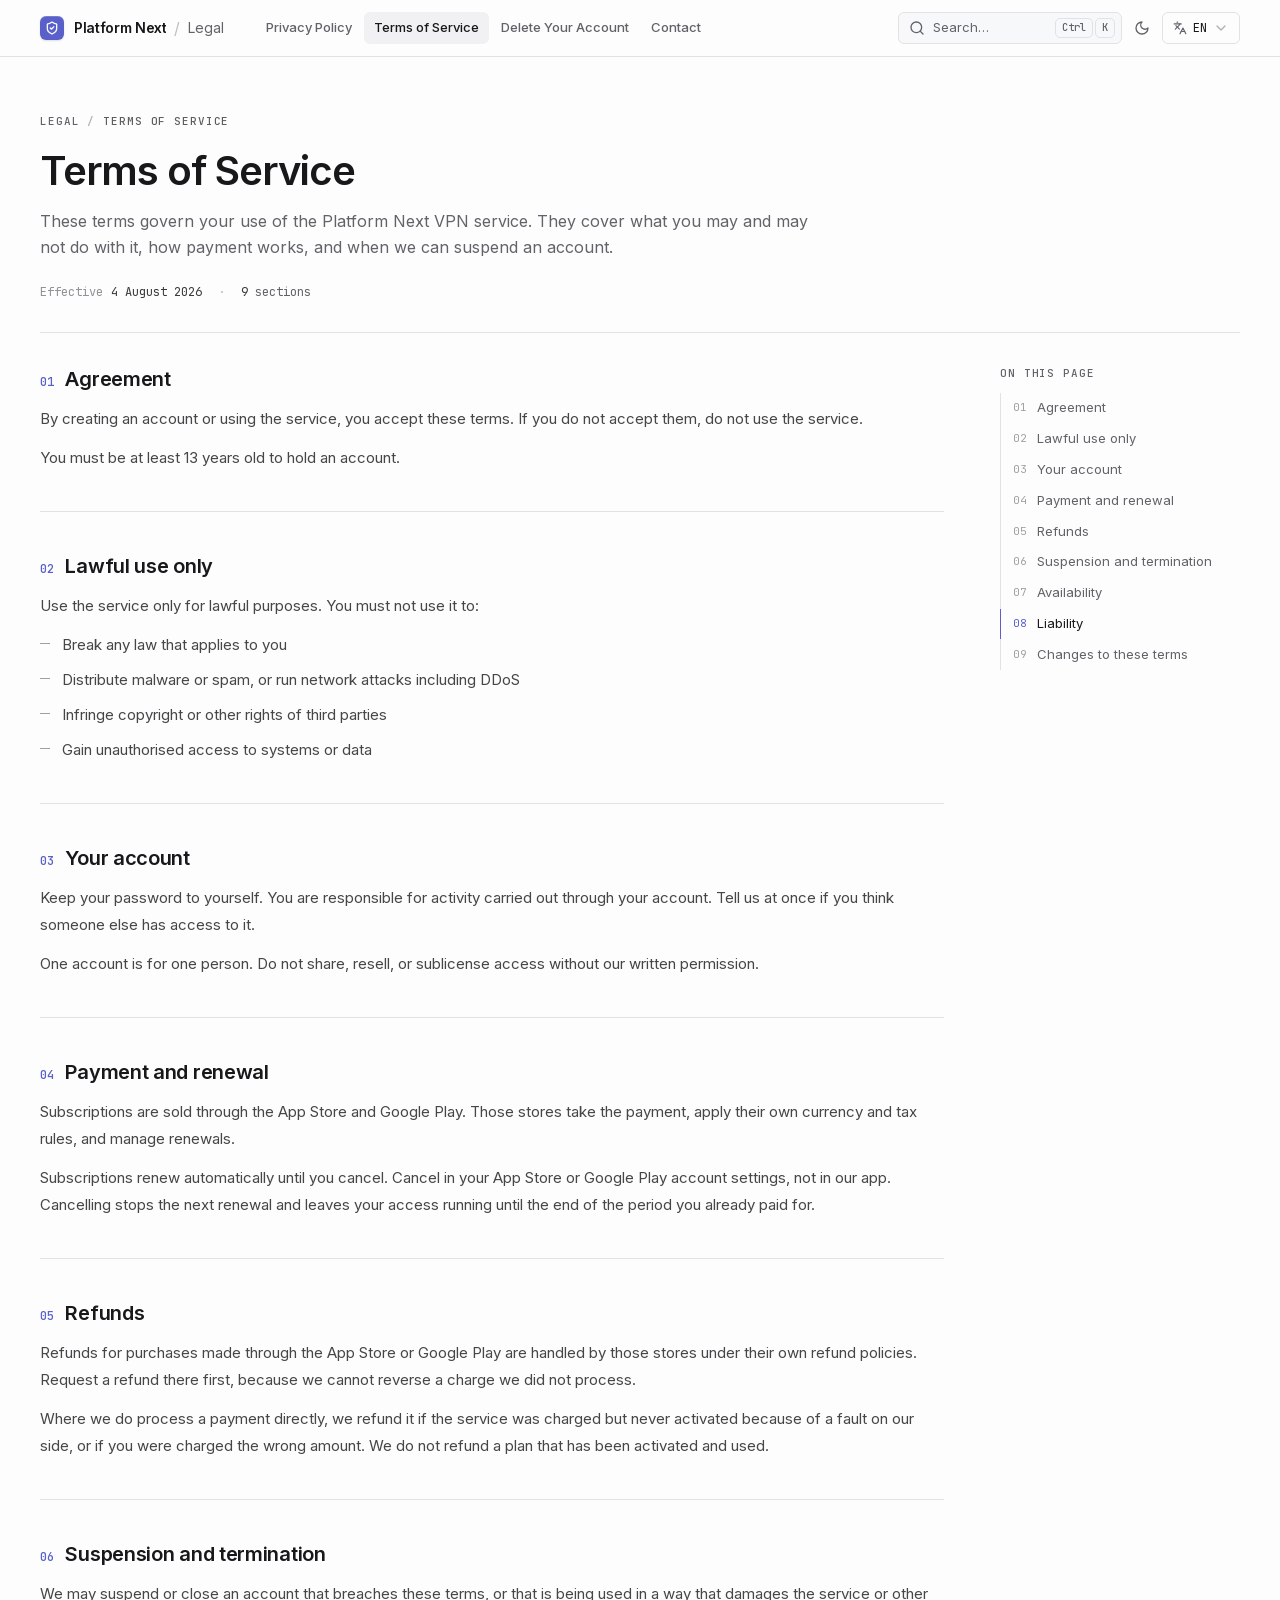
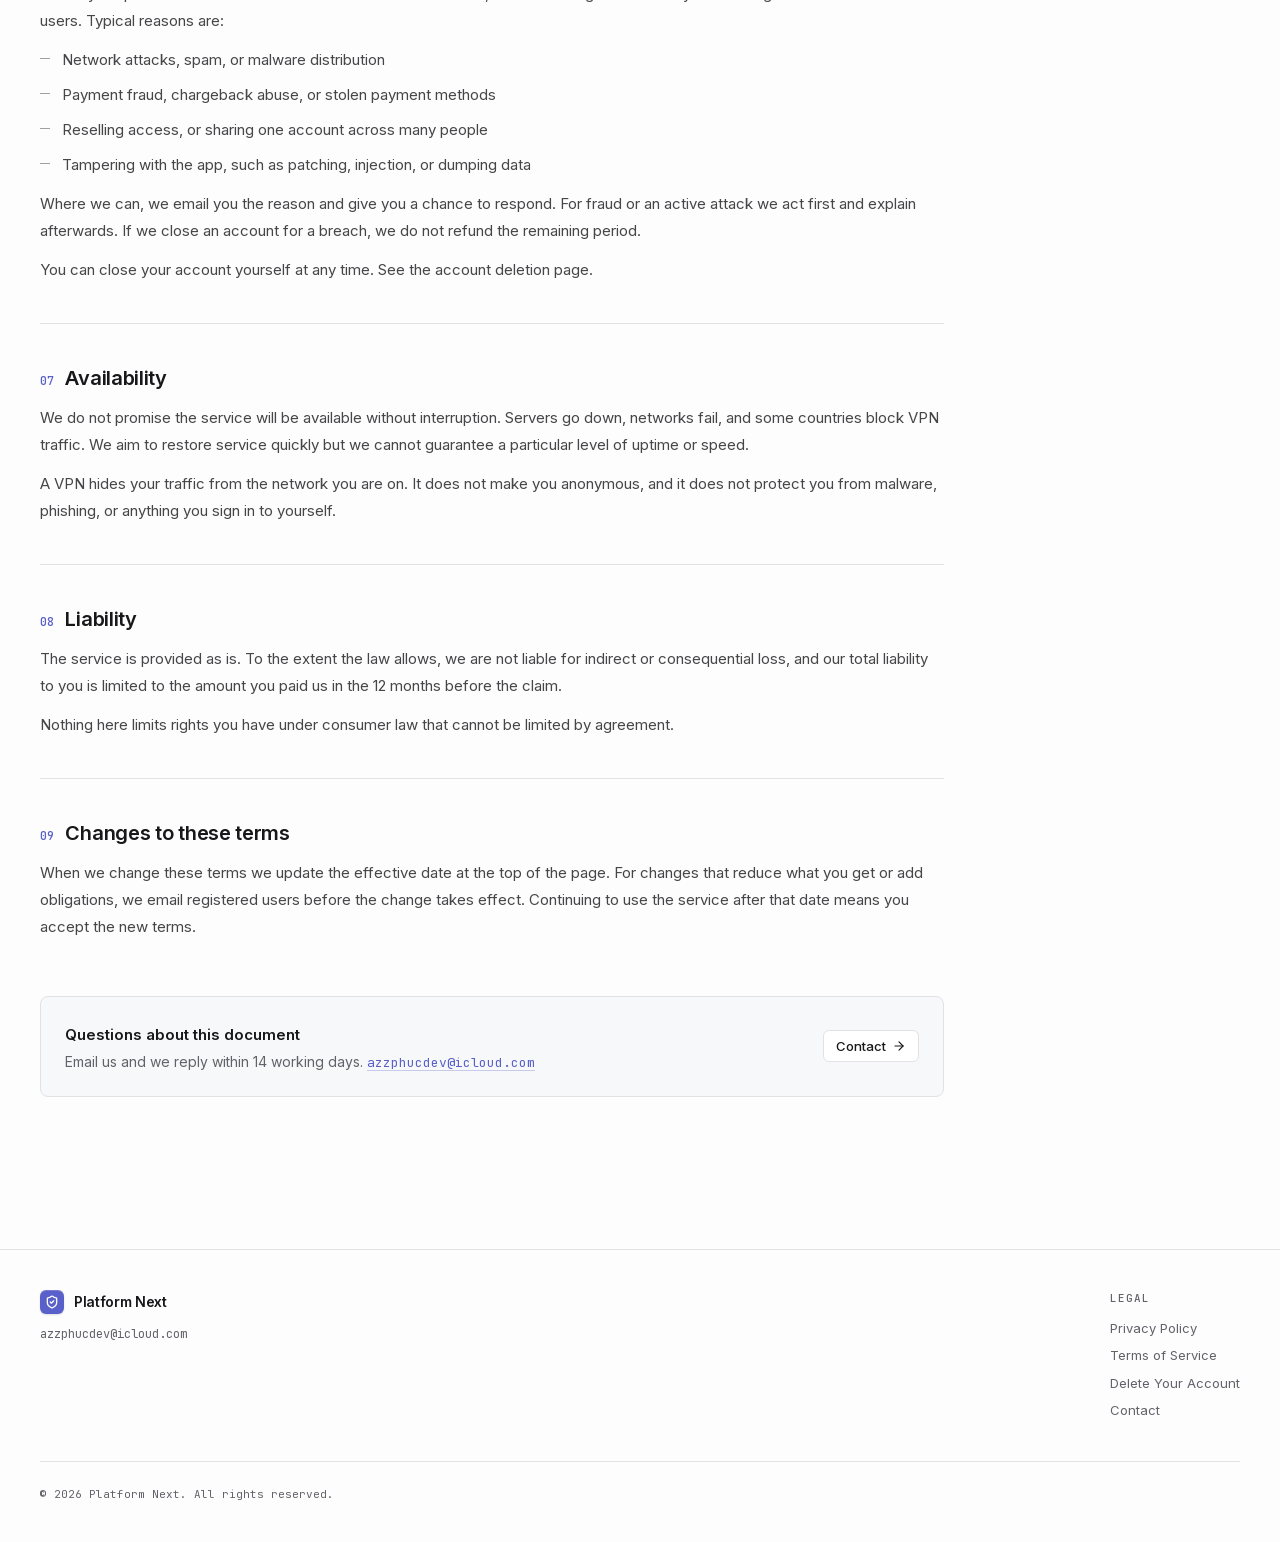
<file: terms/index.html>
<!DOCTYPE html><html lang="en"><head><meta charSet="utf-8" data-next-head=""/><title data-next-head="">Terms of Service — Platform Next</title><meta name="description" content="These terms govern your use of the Platform Next VPN service. They cover what you may and may not do with it, how payment works, and when we can suspend an account." data-next-head=""/><meta name="viewport" content="width=device-width, initial-scale=1, viewport-fit=cover" data-next-head=""/><meta name="theme-color" content="#0f0f11" media="(prefers-color-scheme: dark)" data-next-head=""/><link rel="canonical" href="https://policy.platformnext.dev/terms/" data-next-head=""/><meta property="og:type" content="website" data-next-head=""/><meta property="og:site_name" content="Platform Next" data-next-head=""/><meta property="og:locale" content="en_US" data-next-head=""/><meta property="og:url" content="https://policy.platformnext.dev/terms/" data-next-head=""/><meta property="og:title" content="Terms of Service — Platform Next" data-next-head=""/><meta property="og:description" content="These terms govern your use of the Platform Next VPN service. They cover what you may and may not do with it, how payment works, and when we can suspend an account." data-next-head=""/><meta property="og:image" content="https://policy.platformnext.dev/banner.png" data-next-head=""/><meta name="twitter:card" content="summary_large_image" data-next-head=""/><meta name="twitter:url" content="https://policy.platformnext.dev/terms/" data-next-head=""/><meta name="twitter:title" content="Terms of Service — Platform Next" data-next-head=""/><meta name="twitter:description" content="These terms govern your use of the Platform Next VPN service. They cover what you may and may not do with it, how payment works, and when we can suspend an account." data-next-head=""/><meta name="twitter:image" content="https://policy.platformnext.dev/banner.png" data-next-head=""/><link rel="icon" href="/favicon.ico" sizes="any" data-next-head=""/><link rel="icon" type="image/svg+xml" href="/favicon.svg" data-next-head=""/><link rel="icon" type="image/png" sizes="96x96" href="/favicon-96x96.png" data-next-head=""/><link rel="apple-touch-icon" sizes="180x180" href="/apple-touch-icon.png" data-next-head=""/><link rel="manifest" href="/site.webmanifest" data-next-head=""/><script>
(function () {
  try {
    var saved = localStorage.getItem('theme');
    if (!saved) {
      var legacy = localStorage.getItem('isDark');
      if (legacy !== null) {
        saved = legacy === 'true' ? 'dark' : 'light';
        localStorage.setItem('theme', saved);
        localStorage.removeItem('isDark');
      }
    }
    var dark = saved
      ? saved === 'dark'
      : window.matchMedia('(prefers-color-scheme: dark)').matches;
    if (dark) document.documentElement.classList.add('dark');
  } catch (e) {}
})();
</script><link rel="preload" href="/_next/static/media/2bbe8d2671613f1f-s.p.0k62hbripvv8p.woff2" as="font" type="font/woff2" crossorigin="anonymous" data-next-font="size-adjust"/><link rel="preload" href="/_next/static/media/1bffadaabf893a1e-s.p.3-6t-g6q0vh0a.woff2" as="font" type="font/woff2" crossorigin="anonymous" data-next-font="size-adjust"/><link rel="preload" href="/_next/static/media/83afe278b6a6bb3c-s.p.2bn3s6zvc0dyp.woff2" as="font" type="font/woff2" crossorigin="anonymous" data-next-font="size-adjust"/><link rel="preload" href="/_next/static/media/89b21bb081cb7469-s.p.1fby2rem9ngyr.woff2" as="font" type="font/woff2" crossorigin="anonymous" data-next-font="size-adjust"/><link rel="preload" href="/_next/static/media/3fe682a82f50d426-s.p.0vfdmo25voy_0.woff2" as="font" type="font/woff2" crossorigin="anonymous" data-next-font="size-adjust"/><link rel="preload" href="/_next/static/media/70bc3e132a0a741e-s.p.3t6q91iet4nsy.woff2" as="font" type="font/woff2" crossorigin="anonymous" data-next-font="size-adjust"/><link rel="preload" href="/_next/static/chunks/3v_9i_bgzy_f9.css" as="style"/><link rel="stylesheet" href="/_next/static/chunks/3v_9i_bgzy_f9.css" data-n-g=""/><noscript data-n-css=""></noscript><script>(globalThis["TURBOPACK"] || (globalThis["TURBOPACK"] = [])).push({"otherChunks":["static/chunks/03a_n5hpux2mn.js","static/chunks/2bwe1z0vjw5zq.js","static/chunks/2zd5srkdn73gh.js","static/chunks/3v_9i_bgzy_f9.css"],"runtimeModuleIds":[10783,68146]});
(globalThis["TURBOPACK"] || (globalThis["TURBOPACK"] = [])).push({"otherChunks":["static/chunks/3hh2zpjtwsx1r.js","static/chunks/2lk1ba4cysglp.js","static/chunks/1pq-bp9cez4fg.js"],"runtimeModuleIds":[10783,20853]});</script><script src="/_next/static/chunks/03a_n5hpux2mn.js" defer=""></script><script src="/_next/static/chunks/2bwe1z0vjw5zq.js" defer=""></script><script src="/_next/static/chunks/2zd5srkdn73gh.js" defer=""></script><script src="/_next/static/chunks/turbopack-2c3mg3r-05n1w.js" defer=""></script><script src="/_next/static/chunks/3hh2zpjtwsx1r.js" defer=""></script><script src="/_next/static/chunks/2lk1ba4cysglp.js" defer=""></script><script src="/_next/static/chunks/1pq-bp9cez4fg.js" defer=""></script><script src="/_next/static/rWa-HX1I2gFwOidvRefdT/_buildManifest.js" defer=""></script><script src="/_next/static/rWa-HX1I2gFwOidvRefdT/_ssgManifest.js" defer=""></script><script src="/_next/static/rWa-HX1I2gFwOidvRefdT/_clientMiddlewareManifest.js" defer=""></script><style id="__jsx-1065150507">:root{--font-inter:'Inter', 'Inter Fallback';--font-jetbrains:'JetBrains Mono', 'JetBrains Mono Fallback'}</style></head><body><div id="__next"><div class="flex min-h-screen flex-col"><header class="sticky top-0 z-40 border-b border-border bg-[var(--surface-nav)] backdrop-blur-xl backdrop-saturate-150"><div class="shell flex h-14 items-center gap-2"><div class="mr-1 flex items-center lg:hidden"><button type="button" aria-label="Open menu" class="inline-flex size-8 items-center justify-center rounded-md border border-border text-foreground transition-colors hover:bg-accent lg:hidden focus-visible:outline-2 focus-visible:outline-offset-2 focus-visible:outline-ring" aria-haspopup="dialog" aria-expanded="false" aria-controls="radix-:R1bm:" data-state="closed" data-slot="sheet-trigger"><svg xmlns="http://www.w3.org/2000/svg" width="24" height="24" viewBox="0 0 24 24" fill="none" stroke="currentColor" stroke-width="2" stroke-linecap="round" stroke-linejoin="round" class="lucide lucide-menu size-4" aria-hidden="true"><path d="M4 12h16"></path><path d="M4 18h16"></path><path d="M4 6h16"></path></svg></button></div><a class="flex min-w-0 items-center gap-2.5 rounded-md focus-visible:outline-2 focus-visible:outline-offset-4 focus-visible:outline-ring" href="/"><span class="flex size-6 shrink-0 items-center justify-center rounded-md bg-primary text-primary-foreground shadow-[inset_0_1px_0_rgb(255_255_255/0.18),0_1px_2px_rgb(0_0_0/0.12)]"><svg xmlns="http://www.w3.org/2000/svg" width="24" height="24" viewBox="0 0 24 24" fill="none" stroke="currentColor" stroke-width="2.25" stroke-linecap="round" stroke-linejoin="round" class="lucide lucide-shield-check size-3.5" aria-hidden="true"><path d="M20 13c0 5-3.5 7.5-7.66 8.95a1 1 0 0 1-.67-.01C7.5 20.5 4 18 4 13V6a1 1 0 0 1 1-1c2 0 4.5-1.2 6.24-2.72a1.17 1.17 0 0 1 1.52 0C14.51 3.81 17 5 19 5a1 1 0 0 1 1 1z"></path><path d="m9 12 2 2 4-4"></path></svg></span><span class="truncate text-sm font-semibold tracking-tight">Platform Next</span></a><span aria-hidden="true" class="hidden select-none text-muted-foreground/40 sm:inline">/</span><span class="hidden text-sm text-muted-foreground sm:inline">Legal</span><nav class="ml-6 hidden items-center gap-0.5 lg:flex"><a class="rounded-md px-2.5 py-1.5 text-[13px] font-medium transition-colors text-muted-foreground hover:text-foreground focus-visible:outline-2 focus-visible:outline-offset-2 focus-visible:outline-ring" href="/privacy/">Privacy Policy</a><a aria-current="page" class="rounded-md px-2.5 py-1.5 text-[13px] font-medium transition-colors bg-accent text-foreground focus-visible:outline-2 focus-visible:outline-offset-2 focus-visible:outline-ring" href="/terms/">Terms of Service</a><a class="rounded-md px-2.5 py-1.5 text-[13px] font-medium transition-colors text-muted-foreground hover:text-foreground focus-visible:outline-2 focus-visible:outline-offset-2 focus-visible:outline-ring" href="/data-deletion/">Delete Your Account</a><a class="rounded-md px-2.5 py-1.5 text-[13px] font-medium transition-colors text-muted-foreground hover:text-foreground focus-visible:outline-2 focus-visible:outline-offset-2 focus-visible:outline-ring" href="/contact/">Contact</a></nav><div class="ml-auto flex items-center gap-1"><button type="button" aria-label="Search" aria-keyshortcuts="Meta+K Control+K" class="inline-flex h-8 items-center gap-2 rounded-md text-muted-foreground transition-colors w-8 justify-center hover:bg-accent hover:text-foreground lg:w-auto lg:justify-start lg:border lg:border-border lg:bg-[var(--surface-subtle)] lg:pl-2.5 lg:pr-1.5 xl:w-56 focus-visible:outline-2 focus-visible:outline-offset-2 focus-visible:outline-ring"><svg xmlns="http://www.w3.org/2000/svg" width="24" height="24" viewBox="0 0 24 24" fill="none" stroke="currentColor" stroke-width="2" stroke-linecap="round" stroke-linejoin="round" class="lucide lucide-search size-4 shrink-0" aria-hidden="true"><path d="m21 21-4.34-4.34"></path><circle cx="11" cy="11" r="8"></circle></svg><span class="hidden flex-1 text-left text-[13px] xl:inline">Search<!-- -->…</span><span class="hidden items-center gap-0.5 lg:inline-flex" aria-hidden="true"><kbd class="kbd">⌘</kbd><kbd class="kbd">K</kbd></span></button><button type="button" aria-label="Toggle theme" title="Toggle theme" class="inline-flex size-8 items-center justify-center rounded-md text-muted-foreground transition-colors hover:bg-accent hover:text-foreground focus-visible:outline-2 focus-visible:outline-offset-2 focus-visible:outline-ring"><svg xmlns="http://www.w3.org/2000/svg" width="24" height="24" viewBox="0 0 24 24" fill="none" stroke="currentColor" stroke-width="2" stroke-linecap="round" stroke-linejoin="round" class="lucide lucide-moon size-4" aria-hidden="true"><path d="M12 3a6 6 0 0 0 9 9 9 9 0 1 1-9-9Z"></path></svg></button><button type="button" role="combobox" aria-controls="radix-:Rubm:" aria-expanded="false" aria-autocomplete="none" dir="ltr" data-state="closed" data-slot="select-trigger" data-size="sm" class="data-[placeholder]:text-muted-foreground [&amp;_svg:not([class*=&#x27;text-&#x27;])]:text-muted-foreground focus-visible:border-ring focus-visible:ring-ring/50 aria-invalid:ring-destructive/20 dark:aria-invalid:ring-destructive/40 aria-invalid:border-destructive w-fit items-center justify-between border py-2 whitespace-nowrap transition-[color,box-shadow] outline-none focus-visible:ring-[3px] disabled:cursor-not-allowed disabled:opacity-50 data-[size=default]:h-9 data-[size=sm]:h-8 *:data-[slot=select-value]:line-clamp-1 *:data-[slot=select-value]:flex *:data-[slot=select-value]:items-center *:data-[slot=select-value]:gap-2 [&amp;_svg]:pointer-events-none [&amp;_svg]:shrink-0 [&amp;_svg:not([class*=&#x27;size-&#x27;])]:size-4 rounded-md border-border bg-transparent shadow-none hover:bg-accent dark:bg-transparent dark:hover:bg-accent h-8 gap-1.5 px-2.5 font-mono text-xs hidden lg:flex" aria-label="Language"><svg xmlns="http://www.w3.org/2000/svg" width="24" height="24" viewBox="0 0 24 24" fill="none" stroke="currentColor" stroke-width="2" stroke-linecap="round" stroke-linejoin="round" class="lucide lucide-languages size-3.5" aria-hidden="true"><path d="m5 8 6 6"></path><path d="m4 14 6-6 2-3"></path><path d="M2 5h12"></path><path d="M7 2h1"></path><path d="m22 22-5-10-5 10"></path><path d="M14 18h6"></path></svg><span data-slot="select-value" style="pointer-events:none">EN</span><svg xmlns="http://www.w3.org/2000/svg" width="24" height="24" viewBox="0 0 24 24" fill="none" stroke="currentColor" stroke-width="2" stroke-linecap="round" stroke-linejoin="round" class="lucide lucide-chevron-down size-4 opacity-50" aria-hidden="true"><path d="m6 9 6 6 6-6"></path></svg></button><select aria-hidden="true" tabindex="-1" style="position:absolute;border:0;width:1px;height:1px;padding:0;margin:-1px;overflow:hidden;clip:rect(0, 0, 0, 0);white-space:nowrap;word-wrap:normal"></select></div></div></header><main class="flex-1"><div class="shell py-10 sm:py-14"><header class="border-b border-border pb-8"><nav aria-label="Breadcrumb" class="label-mono flex items-center gap-2"><a class="transition-colors hover:text-foreground" href="/">Legal</a><span aria-hidden="true" class="text-muted-foreground/50">/</span><span class="truncate text-foreground/70">Terms of Service</span></nav><h1 class="mt-4 text-[1.75rem] font-semibold leading-tight tracking-[-0.025em] text-balance sm:text-[2.5rem]">Terms of Service</h1><p class="mt-3 max-w-3xl text-[0.9375rem] leading-relaxed text-muted-foreground sm:text-base">These terms govern your use of the Platform Next VPN service. They cover what you may and may not do with it, how payment works, and when we can suspend an account.</p><div class="mt-6 flex flex-wrap items-center gap-x-4 gap-y-2 font-mono text-xs text-muted-foreground"><span class="inline-flex items-center gap-2"><span class="text-muted-foreground/70">Effective</span><span class="text-foreground/85">4 August 2026</span></span><span aria-hidden="true" class="text-muted-foreground/40">·</span><span><span class="text-foreground/85">9</span> <!-- -->sections</span></div></header><div class="lg:grid lg:grid-cols-[minmax(0,1fr)_15rem] lg:gap-14 2xl:grid-cols-[minmax(0,1fr)_18rem] 2xl:gap-20"><article class="doc-body min-w-0 pt-8"><details class="group panel mb-8 bg-[var(--surface-subtle)] lg:hidden"><summary class="flex cursor-pointer list-none items-center justify-between gap-3 px-4 py-3
                         text-sm font-medium text-foreground marker:hidden"><span class="flex items-center gap-2.5">On this page<span class="font-mono text-[11px] text-muted-foreground">9</span></span><svg xmlns="http://www.w3.org/2000/svg" width="24" height="24" viewBox="0 0 24 24" fill="none" stroke="currentColor" stroke-width="2" stroke-linecap="round" stroke-linejoin="round" class="lucide lucide-chevron-down size-4 shrink-0 text-muted-foreground transition-transform group-open:rotate-180" aria-hidden="true"><path d="m6 9 6 6 6-6"></path></svg></summary><div class="px-4 pb-4"><ol class="space-y-px border-l border-border text-[13px]"><li><a href="#agreement" class="-ml-px flex gap-2.5 border-l py-1.5 pl-3 pr-2 leading-snug transition-colors focus-visible:outline-2 focus-visible:outline-offset-2 focus-visible:outline-ring border-transparent text-muted-foreground hover:border-muted-foreground/40 hover:text-foreground"><span class="font-mono text-[11px] leading-[1.6] tabular-nums text-muted-foreground/60">01</span><span>Agreement</span></a></li><li><a href="#lawful-use" class="-ml-px flex gap-2.5 border-l py-1.5 pl-3 pr-2 leading-snug transition-colors focus-visible:outline-2 focus-visible:outline-offset-2 focus-visible:outline-ring border-transparent text-muted-foreground hover:border-muted-foreground/40 hover:text-foreground"><span class="font-mono text-[11px] leading-[1.6] tabular-nums text-muted-foreground/60">02</span><span>Lawful use only</span></a></li><li><a href="#your-account" class="-ml-px flex gap-2.5 border-l py-1.5 pl-3 pr-2 leading-snug transition-colors focus-visible:outline-2 focus-visible:outline-offset-2 focus-visible:outline-ring border-transparent text-muted-foreground hover:border-muted-foreground/40 hover:text-foreground"><span class="font-mono text-[11px] leading-[1.6] tabular-nums text-muted-foreground/60">03</span><span>Your account</span></a></li><li><a href="#payment" class="-ml-px flex gap-2.5 border-l py-1.5 pl-3 pr-2 leading-snug transition-colors focus-visible:outline-2 focus-visible:outline-offset-2 focus-visible:outline-ring border-transparent text-muted-foreground hover:border-muted-foreground/40 hover:text-foreground"><span class="font-mono text-[11px] leading-[1.6] tabular-nums text-muted-foreground/60">04</span><span>Payment and renewal</span></a></li><li><a href="#refunds" class="-ml-px flex gap-2.5 border-l py-1.5 pl-3 pr-2 leading-snug transition-colors focus-visible:outline-2 focus-visible:outline-offset-2 focus-visible:outline-ring border-transparent text-muted-foreground hover:border-muted-foreground/40 hover:text-foreground"><span class="font-mono text-[11px] leading-[1.6] tabular-nums text-muted-foreground/60">05</span><span>Refunds</span></a></li><li><a href="#suspension" class="-ml-px flex gap-2.5 border-l py-1.5 pl-3 pr-2 leading-snug transition-colors focus-visible:outline-2 focus-visible:outline-offset-2 focus-visible:outline-ring border-transparent text-muted-foreground hover:border-muted-foreground/40 hover:text-foreground"><span class="font-mono text-[11px] leading-[1.6] tabular-nums text-muted-foreground/60">06</span><span>Suspension and termination</span></a></li><li><a href="#availability" class="-ml-px flex gap-2.5 border-l py-1.5 pl-3 pr-2 leading-snug transition-colors focus-visible:outline-2 focus-visible:outline-offset-2 focus-visible:outline-ring border-transparent text-muted-foreground hover:border-muted-foreground/40 hover:text-foreground"><span class="font-mono text-[11px] leading-[1.6] tabular-nums text-muted-foreground/60">07</span><span>Availability</span></a></li><li><a href="#liability" class="-ml-px flex gap-2.5 border-l py-1.5 pl-3 pr-2 leading-snug transition-colors focus-visible:outline-2 focus-visible:outline-offset-2 focus-visible:outline-ring border-transparent text-muted-foreground hover:border-muted-foreground/40 hover:text-foreground"><span class="font-mono text-[11px] leading-[1.6] tabular-nums text-muted-foreground/60">08</span><span>Liability</span></a></li><li><a href="#changes" class="-ml-px flex gap-2.5 border-l py-1.5 pl-3 pr-2 leading-snug transition-colors focus-visible:outline-2 focus-visible:outline-offset-2 focus-visible:outline-ring border-transparent text-muted-foreground hover:border-muted-foreground/40 hover:text-foreground"><span class="font-mono text-[11px] leading-[1.6] tabular-nums text-muted-foreground/60">09</span><span>Changes to these terms</span></a></li></ol></div></details><section id="agreement" class=""><h2 class="group flex items-baseline gap-3 text-lg font-semibold tracking-[-0.015em] text-foreground sm:text-xl"><span class="shrink-0 font-mono text-xs font-medium tabular-nums text-primary">01</span><span class="text-balance">Agreement</span><a href="#agreement" aria-label="Agreement" class="shrink-0 self-center text-muted-foreground opacity-0 transition-opacity
                             hover:text-primary focus-visible:opacity-100 group-hover:opacity-100"><svg xmlns="http://www.w3.org/2000/svg" width="24" height="24" viewBox="0 0 24 24" fill="none" stroke="currentColor" stroke-width="2" stroke-linecap="round" stroke-linejoin="round" class="lucide lucide-link size-3.5" aria-hidden="true"><path d="M10 13a5 5 0 0 0 7.54.54l3-3a5 5 0 0 0-7.07-7.07l-1.72 1.71"></path><path d="M14 11a5 5 0 0 0-7.54-.54l-3 3a5 5 0 0 0 7.07 7.07l1.71-1.71"></path></svg></a></h2><div class="mt-3"><p class="mt-3 first:mt-0">By<!-- --> <!-- -->creating<!-- --> <!-- -->an<!-- --> <!-- -->account<!-- --> <!-- -->or<!-- --> <!-- -->using<!-- --> <!-- -->the<!-- --> <!-- -->service,<!-- --> <!-- -->you<!-- --> <!-- -->accept<!-- --> <!-- -->these<!-- --> <!-- -->terms.<!-- --> <!-- -->If<!-- --> <!-- -->you<!-- --> <!-- -->do<!-- --> <!-- -->not<!-- --> <!-- -->accept<!-- --> <!-- -->them,<!-- --> <!-- -->do<!-- --> <!-- -->not<!-- --> <!-- -->use<!-- --> <!-- -->the<!-- --> <!-- -->service.</p><p class="mt-3 first:mt-0">You<!-- --> <!-- -->must<!-- --> <!-- -->be<!-- --> <!-- -->at<!-- --> <!-- -->least<!-- --> <!-- -->13<!-- --> <!-- -->years<!-- --> <!-- -->old<!-- --> <!-- -->to<!-- --> <!-- -->hold<!-- --> <!-- -->an<!-- --> <!-- -->account.</p></div></section><section id="lawful-use" class="mt-10 border-t border-border pt-10"><h2 class="group flex items-baseline gap-3 text-lg font-semibold tracking-[-0.015em] text-foreground sm:text-xl"><span class="shrink-0 font-mono text-xs font-medium tabular-nums text-primary">02</span><span class="text-balance">Lawful use only</span><a href="#lawful-use" aria-label="Lawful use only" class="shrink-0 self-center text-muted-foreground opacity-0 transition-opacity
                             hover:text-primary focus-visible:opacity-100 group-hover:opacity-100"><svg xmlns="http://www.w3.org/2000/svg" width="24" height="24" viewBox="0 0 24 24" fill="none" stroke="currentColor" stroke-width="2" stroke-linecap="round" stroke-linejoin="round" class="lucide lucide-link size-3.5" aria-hidden="true"><path d="M10 13a5 5 0 0 0 7.54.54l3-3a5 5 0 0 0-7.07-7.07l-1.72 1.71"></path><path d="M14 11a5 5 0 0 0-7.54-.54l-3 3a5 5 0 0 0 7.07 7.07l1.71-1.71"></path></svg></a></h2><div class="mt-3"><p class="mt-3 first:mt-0">Use<!-- --> <!-- -->the<!-- --> <!-- -->service<!-- --> <!-- -->only<!-- --> <!-- -->for<!-- --> <!-- -->lawful<!-- --> <!-- -->purposes.<!-- --> <!-- -->You<!-- --> <!-- -->must<!-- --> <!-- -->not<!-- --> <!-- -->use<!-- --> <!-- -->it<!-- --> <!-- -->to:</p><ul class="mt-3 space-y-2"><li class="flex gap-3"><span aria-hidden="true" class="mt-[0.75rem] h-px w-2.5 shrink-0 bg-muted-foreground/60"></span><span class="min-w-0">Break<!-- --> <!-- -->any<!-- --> <!-- -->law<!-- --> <!-- -->that<!-- --> <!-- -->applies<!-- --> <!-- -->to<!-- --> <!-- -->you</span></li><li class="flex gap-3"><span aria-hidden="true" class="mt-[0.75rem] h-px w-2.5 shrink-0 bg-muted-foreground/60"></span><span class="min-w-0">Distribute<!-- --> <!-- -->malware<!-- --> <!-- -->or<!-- --> <!-- -->spam,<!-- --> <!-- -->or<!-- --> <!-- -->run<!-- --> <!-- -->network<!-- --> <!-- -->attacks<!-- --> <!-- -->including<!-- --> <!-- -->DDoS</span></li><li class="flex gap-3"><span aria-hidden="true" class="mt-[0.75rem] h-px w-2.5 shrink-0 bg-muted-foreground/60"></span><span class="min-w-0">Infringe<!-- --> <!-- -->copyright<!-- --> <!-- -->or<!-- --> <!-- -->other<!-- --> <!-- -->rights<!-- --> <!-- -->of<!-- --> <!-- -->third<!-- --> <!-- -->parties</span></li><li class="flex gap-3"><span aria-hidden="true" class="mt-[0.75rem] h-px w-2.5 shrink-0 bg-muted-foreground/60"></span><span class="min-w-0">Gain<!-- --> <!-- -->unauthorised<!-- --> <!-- -->access<!-- --> <!-- -->to<!-- --> <!-- -->systems<!-- --> <!-- -->or<!-- --> <!-- -->data</span></li></ul></div></section><section id="your-account" class="mt-10 border-t border-border pt-10"><h2 class="group flex items-baseline gap-3 text-lg font-semibold tracking-[-0.015em] text-foreground sm:text-xl"><span class="shrink-0 font-mono text-xs font-medium tabular-nums text-primary">03</span><span class="text-balance">Your account</span><a href="#your-account" aria-label="Your account" class="shrink-0 self-center text-muted-foreground opacity-0 transition-opacity
                             hover:text-primary focus-visible:opacity-100 group-hover:opacity-100"><svg xmlns="http://www.w3.org/2000/svg" width="24" height="24" viewBox="0 0 24 24" fill="none" stroke="currentColor" stroke-width="2" stroke-linecap="round" stroke-linejoin="round" class="lucide lucide-link size-3.5" aria-hidden="true"><path d="M10 13a5 5 0 0 0 7.54.54l3-3a5 5 0 0 0-7.07-7.07l-1.72 1.71"></path><path d="M14 11a5 5 0 0 0-7.54-.54l-3 3a5 5 0 0 0 7.07 7.07l1.71-1.71"></path></svg></a></h2><div class="mt-3"><p class="mt-3 first:mt-0">Keep<!-- --> <!-- -->your<!-- --> <!-- -->password<!-- --> <!-- -->to<!-- --> <!-- -->yourself.<!-- --> <!-- -->You<!-- --> <!-- -->are<!-- --> <!-- -->responsible<!-- --> <!-- -->for<!-- --> <!-- -->activity<!-- --> <!-- -->carried<!-- --> <!-- -->out<!-- --> <!-- -->through<!-- --> <!-- -->your<!-- --> <!-- -->account.<!-- --> <!-- -->Tell<!-- --> <!-- -->us<!-- --> <!-- -->at<!-- --> <!-- -->once<!-- --> <!-- -->if<!-- --> <!-- -->you<!-- --> <!-- -->think<!-- --> <!-- -->someone<!-- --> <!-- -->else<!-- --> <!-- -->has<!-- --> <!-- -->access<!-- --> <!-- -->to<!-- --> <!-- -->it.</p><p class="mt-3 first:mt-0">One<!-- --> <!-- -->account<!-- --> <!-- -->is<!-- --> <!-- -->for<!-- --> <!-- -->one<!-- --> <!-- -->person.<!-- --> <!-- -->Do<!-- --> <!-- -->not<!-- --> <!-- -->share,<!-- --> <!-- -->resell,<!-- --> <!-- -->or<!-- --> <!-- -->sublicense<!-- --> <!-- -->access<!-- --> <!-- -->without<!-- --> <!-- -->our<!-- --> <!-- -->written<!-- --> <!-- -->permission.</p></div></section><section id="payment" class="mt-10 border-t border-border pt-10"><h2 class="group flex items-baseline gap-3 text-lg font-semibold tracking-[-0.015em] text-foreground sm:text-xl"><span class="shrink-0 font-mono text-xs font-medium tabular-nums text-primary">04</span><span class="text-balance">Payment and renewal</span><a href="#payment" aria-label="Payment and renewal" class="shrink-0 self-center text-muted-foreground opacity-0 transition-opacity
                             hover:text-primary focus-visible:opacity-100 group-hover:opacity-100"><svg xmlns="http://www.w3.org/2000/svg" width="24" height="24" viewBox="0 0 24 24" fill="none" stroke="currentColor" stroke-width="2" stroke-linecap="round" stroke-linejoin="round" class="lucide lucide-link size-3.5" aria-hidden="true"><path d="M10 13a5 5 0 0 0 7.54.54l3-3a5 5 0 0 0-7.07-7.07l-1.72 1.71"></path><path d="M14 11a5 5 0 0 0-7.54-.54l-3 3a5 5 0 0 0 7.07 7.07l1.71-1.71"></path></svg></a></h2><div class="mt-3"><p class="mt-3 first:mt-0">Subscriptions<!-- --> <!-- -->are<!-- --> <!-- -->sold<!-- --> <!-- -->through<!-- --> <!-- -->the<!-- --> <!-- -->App<!-- --> <!-- -->Store<!-- --> <!-- -->and<!-- --> <!-- -->Google<!-- --> <!-- -->Play.<!-- --> <!-- -->Those<!-- --> <!-- -->stores<!-- --> <!-- -->take<!-- --> <!-- -->the<!-- --> <!-- -->payment,<!-- --> <!-- -->apply<!-- --> <!-- -->their<!-- --> <!-- -->own<!-- --> <!-- -->currency<!-- --> <!-- -->and<!-- --> <!-- -->tax<!-- --> <!-- -->rules,<!-- --> <!-- -->and<!-- --> <!-- -->manage<!-- --> <!-- -->renewals.</p><p class="mt-3 first:mt-0">Subscriptions<!-- --> <!-- -->renew<!-- --> <!-- -->automatically<!-- --> <!-- -->until<!-- --> <!-- -->you<!-- --> <!-- -->cancel.<!-- --> <!-- -->Cancel<!-- --> <!-- -->in<!-- --> <!-- -->your<!-- --> <!-- -->App<!-- --> <!-- -->Store<!-- --> <!-- -->or<!-- --> <!-- -->Google<!-- --> <!-- -->Play<!-- --> <!-- -->account<!-- --> <!-- -->settings,<!-- --> <!-- -->not<!-- --> <!-- -->in<!-- --> <!-- -->our<!-- --> <!-- -->app.<!-- --> <!-- -->Cancelling<!-- --> <!-- -->stops<!-- --> <!-- -->the<!-- --> <!-- -->next<!-- --> <!-- -->renewal<!-- --> <!-- -->and<!-- --> <!-- -->leaves<!-- --> <!-- -->your<!-- --> <!-- -->access<!-- --> <!-- -->running<!-- --> <!-- -->until<!-- --> <!-- -->the<!-- --> <!-- -->end<!-- --> <!-- -->of<!-- --> <!-- -->the<!-- --> <!-- -->period<!-- --> <!-- -->you<!-- --> <!-- -->already<!-- --> <!-- -->paid<!-- --> <!-- -->for.</p></div></section><section id="refunds" class="mt-10 border-t border-border pt-10"><h2 class="group flex items-baseline gap-3 text-lg font-semibold tracking-[-0.015em] text-foreground sm:text-xl"><span class="shrink-0 font-mono text-xs font-medium tabular-nums text-primary">05</span><span class="text-balance">Refunds</span><a href="#refunds" aria-label="Refunds" class="shrink-0 self-center text-muted-foreground opacity-0 transition-opacity
                             hover:text-primary focus-visible:opacity-100 group-hover:opacity-100"><svg xmlns="http://www.w3.org/2000/svg" width="24" height="24" viewBox="0 0 24 24" fill="none" stroke="currentColor" stroke-width="2" stroke-linecap="round" stroke-linejoin="round" class="lucide lucide-link size-3.5" aria-hidden="true"><path d="M10 13a5 5 0 0 0 7.54.54l3-3a5 5 0 0 0-7.07-7.07l-1.72 1.71"></path><path d="M14 11a5 5 0 0 0-7.54-.54l-3 3a5 5 0 0 0 7.07 7.07l1.71-1.71"></path></svg></a></h2><div class="mt-3"><p class="mt-3 first:mt-0">Refunds<!-- --> <!-- -->for<!-- --> <!-- -->purchases<!-- --> <!-- -->made<!-- --> <!-- -->through<!-- --> <!-- -->the<!-- --> <!-- -->App<!-- --> <!-- -->Store<!-- --> <!-- -->or<!-- --> <!-- -->Google<!-- --> <!-- -->Play<!-- --> <!-- -->are<!-- --> <!-- -->handled<!-- --> <!-- -->by<!-- --> <!-- -->those<!-- --> <!-- -->stores<!-- --> <!-- -->under<!-- --> <!-- -->their<!-- --> <!-- -->own<!-- --> <!-- -->refund<!-- --> <!-- -->policies.<!-- --> <!-- -->Request<!-- --> <!-- -->a<!-- --> <!-- -->refund<!-- --> <!-- -->there<!-- --> <!-- -->first,<!-- --> <!-- -->because<!-- --> <!-- -->we<!-- --> <!-- -->cannot<!-- --> <!-- -->reverse<!-- --> <!-- -->a<!-- --> <!-- -->charge<!-- --> <!-- -->we<!-- --> <!-- -->did<!-- --> <!-- -->not<!-- --> <!-- -->process.</p><p class="mt-3 first:mt-0">Where<!-- --> <!-- -->we<!-- --> <!-- -->do<!-- --> <!-- -->process<!-- --> <!-- -->a<!-- --> <!-- -->payment<!-- --> <!-- -->directly,<!-- --> <!-- -->we<!-- --> <!-- -->refund<!-- --> <!-- -->it<!-- --> <!-- -->if<!-- --> <!-- -->the<!-- --> <!-- -->service<!-- --> <!-- -->was<!-- --> <!-- -->charged<!-- --> <!-- -->but<!-- --> <!-- -->never<!-- --> <!-- -->activated<!-- --> <!-- -->because<!-- --> <!-- -->of<!-- --> <!-- -->a<!-- --> <!-- -->fault<!-- --> <!-- -->on<!-- --> <!-- -->our<!-- --> <!-- -->side,<!-- --> <!-- -->or<!-- --> <!-- -->if<!-- --> <!-- -->you<!-- --> <!-- -->were<!-- --> <!-- -->charged<!-- --> <!-- -->the<!-- --> <!-- -->wrong<!-- --> <!-- -->amount.<!-- --> <!-- -->We<!-- --> <!-- -->do<!-- --> <!-- -->not<!-- --> <!-- -->refund<!-- --> <!-- -->a<!-- --> <!-- -->plan<!-- --> <!-- -->that<!-- --> <!-- -->has<!-- --> <!-- -->been<!-- --> <!-- -->activated<!-- --> <!-- -->and<!-- --> <!-- -->used.</p></div></section><section id="suspension" class="mt-10 border-t border-border pt-10"><h2 class="group flex items-baseline gap-3 text-lg font-semibold tracking-[-0.015em] text-foreground sm:text-xl"><span class="shrink-0 font-mono text-xs font-medium tabular-nums text-primary">06</span><span class="text-balance">Suspension and termination</span><a href="#suspension" aria-label="Suspension and termination" class="shrink-0 self-center text-muted-foreground opacity-0 transition-opacity
                             hover:text-primary focus-visible:opacity-100 group-hover:opacity-100"><svg xmlns="http://www.w3.org/2000/svg" width="24" height="24" viewBox="0 0 24 24" fill="none" stroke="currentColor" stroke-width="2" stroke-linecap="round" stroke-linejoin="round" class="lucide lucide-link size-3.5" aria-hidden="true"><path d="M10 13a5 5 0 0 0 7.54.54l3-3a5 5 0 0 0-7.07-7.07l-1.72 1.71"></path><path d="M14 11a5 5 0 0 0-7.54-.54l-3 3a5 5 0 0 0 7.07 7.07l1.71-1.71"></path></svg></a></h2><div class="mt-3"><p class="mt-3 first:mt-0">We<!-- --> <!-- -->may<!-- --> <!-- -->suspend<!-- --> <!-- -->or<!-- --> <!-- -->close<!-- --> <!-- -->an<!-- --> <!-- -->account<!-- --> <!-- -->that<!-- --> <!-- -->breaches<!-- --> <!-- -->these<!-- --> <!-- -->terms,<!-- --> <!-- -->or<!-- --> <!-- -->that<!-- --> <!-- -->is<!-- --> <!-- -->being<!-- --> <!-- -->used<!-- --> <!-- -->in<!-- --> <!-- -->a<!-- --> <!-- -->way<!-- --> <!-- -->that<!-- --> <!-- -->damages<!-- --> <!-- -->the<!-- --> <!-- -->service<!-- --> <!-- -->or<!-- --> <!-- -->other<!-- --> <!-- -->users.<!-- --> <!-- -->Typical<!-- --> <!-- -->reasons<!-- --> <!-- -->are:</p><ul class="mt-3 space-y-2"><li class="flex gap-3"><span aria-hidden="true" class="mt-[0.75rem] h-px w-2.5 shrink-0 bg-muted-foreground/60"></span><span class="min-w-0">Network<!-- --> <!-- -->attacks,<!-- --> <!-- -->spam,<!-- --> <!-- -->or<!-- --> <!-- -->malware<!-- --> <!-- -->distribution</span></li><li class="flex gap-3"><span aria-hidden="true" class="mt-[0.75rem] h-px w-2.5 shrink-0 bg-muted-foreground/60"></span><span class="min-w-0">Payment<!-- --> <!-- -->fraud,<!-- --> <!-- -->chargeback<!-- --> <!-- -->abuse,<!-- --> <!-- -->or<!-- --> <!-- -->stolen<!-- --> <!-- -->payment<!-- --> <!-- -->methods</span></li><li class="flex gap-3"><span aria-hidden="true" class="mt-[0.75rem] h-px w-2.5 shrink-0 bg-muted-foreground/60"></span><span class="min-w-0">Reselling<!-- --> <!-- -->access,<!-- --> <!-- -->or<!-- --> <!-- -->sharing<!-- --> <!-- -->one<!-- --> <!-- -->account<!-- --> <!-- -->across<!-- --> <!-- -->many<!-- --> <!-- -->people</span></li><li class="flex gap-3"><span aria-hidden="true" class="mt-[0.75rem] h-px w-2.5 shrink-0 bg-muted-foreground/60"></span><span class="min-w-0">Tampering<!-- --> <!-- -->with<!-- --> <!-- -->the<!-- --> <!-- -->app,<!-- --> <!-- -->such<!-- --> <!-- -->as<!-- --> <!-- -->patching,<!-- --> <!-- -->injection,<!-- --> <!-- -->or<!-- --> <!-- -->dumping<!-- --> <!-- -->data</span></li></ul><p class="mt-3 first:mt-0">Where<!-- --> <!-- -->we<!-- --> <!-- -->can,<!-- --> <!-- -->we<!-- --> <!-- -->email<!-- --> <!-- -->you<!-- --> <!-- -->the<!-- --> <!-- -->reason<!-- --> <!-- -->and<!-- --> <!-- -->give<!-- --> <!-- -->you<!-- --> <!-- -->a<!-- --> <!-- -->chance<!-- --> <!-- -->to<!-- --> <!-- -->respond.<!-- --> <!-- -->For<!-- --> <!-- -->fraud<!-- --> <!-- -->or<!-- --> <!-- -->an<!-- --> <!-- -->active<!-- --> <!-- -->attack<!-- --> <!-- -->we<!-- --> <!-- -->act<!-- --> <!-- -->first<!-- --> <!-- -->and<!-- --> <!-- -->explain<!-- --> <!-- -->afterwards.<!-- --> <!-- -->If<!-- --> <!-- -->we<!-- --> <!-- -->close<!-- --> <!-- -->an<!-- --> <!-- -->account<!-- --> <!-- -->for<!-- --> <!-- -->a<!-- --> <!-- -->breach,<!-- --> <!-- -->we<!-- --> <!-- -->do<!-- --> <!-- -->not<!-- --> <!-- -->refund<!-- --> <!-- -->the<!-- --> <!-- -->remaining<!-- --> <!-- -->period.</p><p class="mt-3 first:mt-0">You<!-- --> <!-- -->can<!-- --> <!-- -->close<!-- --> <!-- -->your<!-- --> <!-- -->account<!-- --> <!-- -->yourself<!-- --> <!-- -->at<!-- --> <!-- -->any<!-- --> <!-- -->time.<!-- --> <!-- -->See<!-- --> <!-- -->the<!-- --> <!-- -->account<!-- --> <!-- -->deletion<!-- --> <!-- -->page.</p></div></section><section id="availability" class="mt-10 border-t border-border pt-10"><h2 class="group flex items-baseline gap-3 text-lg font-semibold tracking-[-0.015em] text-foreground sm:text-xl"><span class="shrink-0 font-mono text-xs font-medium tabular-nums text-primary">07</span><span class="text-balance">Availability</span><a href="#availability" aria-label="Availability" class="shrink-0 self-center text-muted-foreground opacity-0 transition-opacity
                             hover:text-primary focus-visible:opacity-100 group-hover:opacity-100"><svg xmlns="http://www.w3.org/2000/svg" width="24" height="24" viewBox="0 0 24 24" fill="none" stroke="currentColor" stroke-width="2" stroke-linecap="round" stroke-linejoin="round" class="lucide lucide-link size-3.5" aria-hidden="true"><path d="M10 13a5 5 0 0 0 7.54.54l3-3a5 5 0 0 0-7.07-7.07l-1.72 1.71"></path><path d="M14 11a5 5 0 0 0-7.54-.54l-3 3a5 5 0 0 0 7.07 7.07l1.71-1.71"></path></svg></a></h2><div class="mt-3"><p class="mt-3 first:mt-0">We<!-- --> <!-- -->do<!-- --> <!-- -->not<!-- --> <!-- -->promise<!-- --> <!-- -->the<!-- --> <!-- -->service<!-- --> <!-- -->will<!-- --> <!-- -->be<!-- --> <!-- -->available<!-- --> <!-- -->without<!-- --> <!-- -->interruption.<!-- --> <!-- -->Servers<!-- --> <!-- -->go<!-- --> <!-- -->down,<!-- --> <!-- -->networks<!-- --> <!-- -->fail,<!-- --> <!-- -->and<!-- --> <!-- -->some<!-- --> <!-- -->countries<!-- --> <!-- -->block<!-- --> <!-- -->VPN<!-- --> <!-- -->traffic.<!-- --> <!-- -->We<!-- --> <!-- -->aim<!-- --> <!-- -->to<!-- --> <!-- -->restore<!-- --> <!-- -->service<!-- --> <!-- -->quickly<!-- --> <!-- -->but<!-- --> <!-- -->we<!-- --> <!-- -->cannot<!-- --> <!-- -->guarantee<!-- --> <!-- -->a<!-- --> <!-- -->particular<!-- --> <!-- -->level<!-- --> <!-- -->of<!-- --> <!-- -->uptime<!-- --> <!-- -->or<!-- --> <!-- -->speed.</p><p class="mt-3 first:mt-0">A<!-- --> <!-- -->VPN<!-- --> <!-- -->hides<!-- --> <!-- -->your<!-- --> <!-- -->traffic<!-- --> <!-- -->from<!-- --> <!-- -->the<!-- --> <!-- -->network<!-- --> <!-- -->you<!-- --> <!-- -->are<!-- --> <!-- -->on.<!-- --> <!-- -->It<!-- --> <!-- -->does<!-- --> <!-- -->not<!-- --> <!-- -->make<!-- --> <!-- -->you<!-- --> <!-- -->anonymous,<!-- --> <!-- -->and<!-- --> <!-- -->it<!-- --> <!-- -->does<!-- --> <!-- -->not<!-- --> <!-- -->protect<!-- --> <!-- -->you<!-- --> <!-- -->from<!-- --> <!-- -->malware,<!-- --> <!-- -->phishing,<!-- --> <!-- -->or<!-- --> <!-- -->anything<!-- --> <!-- -->you<!-- --> <!-- -->sign<!-- --> <!-- -->in<!-- --> <!-- -->to<!-- --> <!-- -->yourself.</p></div></section><section id="liability" class="mt-10 border-t border-border pt-10"><h2 class="group flex items-baseline gap-3 text-lg font-semibold tracking-[-0.015em] text-foreground sm:text-xl"><span class="shrink-0 font-mono text-xs font-medium tabular-nums text-primary">08</span><span class="text-balance">Liability</span><a href="#liability" aria-label="Liability" class="shrink-0 self-center text-muted-foreground opacity-0 transition-opacity
                             hover:text-primary focus-visible:opacity-100 group-hover:opacity-100"><svg xmlns="http://www.w3.org/2000/svg" width="24" height="24" viewBox="0 0 24 24" fill="none" stroke="currentColor" stroke-width="2" stroke-linecap="round" stroke-linejoin="round" class="lucide lucide-link size-3.5" aria-hidden="true"><path d="M10 13a5 5 0 0 0 7.54.54l3-3a5 5 0 0 0-7.07-7.07l-1.72 1.71"></path><path d="M14 11a5 5 0 0 0-7.54-.54l-3 3a5 5 0 0 0 7.07 7.07l1.71-1.71"></path></svg></a></h2><div class="mt-3"><p class="mt-3 first:mt-0">The<!-- --> <!-- -->service<!-- --> <!-- -->is<!-- --> <!-- -->provided<!-- --> <!-- -->as<!-- --> <!-- -->is.<!-- --> <!-- -->To<!-- --> <!-- -->the<!-- --> <!-- -->extent<!-- --> <!-- -->the<!-- --> <!-- -->law<!-- --> <!-- -->allows,<!-- --> <!-- -->we<!-- --> <!-- -->are<!-- --> <!-- -->not<!-- --> <!-- -->liable<!-- --> <!-- -->for<!-- --> <!-- -->indirect<!-- --> <!-- -->or<!-- --> <!-- -->consequential<!-- --> <!-- -->loss,<!-- --> <!-- -->and<!-- --> <!-- -->our<!-- --> <!-- -->total<!-- --> <!-- -->liability<!-- --> <!-- -->to<!-- --> <!-- -->you<!-- --> <!-- -->is<!-- --> <!-- -->limited<!-- --> <!-- -->to<!-- --> <!-- -->the<!-- --> <!-- -->amount<!-- --> <!-- -->you<!-- --> <!-- -->paid<!-- --> <!-- -->us<!-- --> <!-- -->in<!-- --> <!-- -->the<!-- --> <!-- -->12<!-- --> <!-- -->months<!-- --> <!-- -->before<!-- --> <!-- -->the<!-- --> <!-- -->claim.</p><p class="mt-3 first:mt-0">Nothing<!-- --> <!-- -->here<!-- --> <!-- -->limits<!-- --> <!-- -->rights<!-- --> <!-- -->you<!-- --> <!-- -->have<!-- --> <!-- -->under<!-- --> <!-- -->consumer<!-- --> <!-- -->law<!-- --> <!-- -->that<!-- --> <!-- -->cannot<!-- --> <!-- -->be<!-- --> <!-- -->limited<!-- --> <!-- -->by<!-- --> <!-- -->agreement.</p></div></section><section id="changes" class="mt-10 border-t border-border pt-10"><h2 class="group flex items-baseline gap-3 text-lg font-semibold tracking-[-0.015em] text-foreground sm:text-xl"><span class="shrink-0 font-mono text-xs font-medium tabular-nums text-primary">09</span><span class="text-balance">Changes to these terms</span><a href="#changes" aria-label="Changes to these terms" class="shrink-0 self-center text-muted-foreground opacity-0 transition-opacity
                             hover:text-primary focus-visible:opacity-100 group-hover:opacity-100"><svg xmlns="http://www.w3.org/2000/svg" width="24" height="24" viewBox="0 0 24 24" fill="none" stroke="currentColor" stroke-width="2" stroke-linecap="round" stroke-linejoin="round" class="lucide lucide-link size-3.5" aria-hidden="true"><path d="M10 13a5 5 0 0 0 7.54.54l3-3a5 5 0 0 0-7.07-7.07l-1.72 1.71"></path><path d="M14 11a5 5 0 0 0-7.54-.54l-3 3a5 5 0 0 0 7.07 7.07l1.71-1.71"></path></svg></a></h2><div class="mt-3"><p class="mt-3 first:mt-0">When<!-- --> <!-- -->we<!-- --> <!-- -->change<!-- --> <!-- -->these<!-- --> <!-- -->terms<!-- --> <!-- -->we<!-- --> <!-- -->update<!-- --> <!-- -->the<!-- --> <!-- -->effective<!-- --> <!-- -->date<!-- --> <!-- -->at<!-- --> <!-- -->the<!-- --> <!-- -->top<!-- --> <!-- -->of<!-- --> <!-- -->the<!-- --> <!-- -->page.<!-- --> <!-- -->For<!-- --> <!-- -->changes<!-- --> <!-- -->that<!-- --> <!-- -->reduce<!-- --> <!-- -->what<!-- --> <!-- -->you<!-- --> <!-- -->get<!-- --> <!-- -->or<!-- --> <!-- -->add<!-- --> <!-- -->obligations,<!-- --> <!-- -->we<!-- --> <!-- -->email<!-- --> <!-- -->registered<!-- --> <!-- -->users<!-- --> <!-- -->before<!-- --> <!-- -->the<!-- --> <!-- -->change<!-- --> <!-- -->takes<!-- --> <!-- -->effect.<!-- --> <!-- -->Continuing<!-- --> <!-- -->to<!-- --> <!-- -->use<!-- --> <!-- -->the<!-- --> <!-- -->service<!-- --> <!-- -->after<!-- --> <!-- -->that<!-- --> <!-- -->date<!-- --> <!-- -->means<!-- --> <!-- -->you<!-- --> <!-- -->accept<!-- --> <!-- -->the<!-- --> <!-- -->new<!-- --> <!-- -->terms.</p></div></section><div class="panel mt-14 flex flex-col gap-4 bg-[var(--surface-subtle)] p-5 sm:flex-row sm:items-center sm:justify-between sm:p-6"><div><h2 class="text-[0.9375rem] font-semibold text-foreground">Questions about this document</h2><p class="mt-1 text-sm text-muted-foreground">Email us and we reply within 14 working days.<!-- --> <span class="font-mono text-[13px]"><a href="mailto:azzphucdev@icloud.com" class="doc-link">azzphucdev@icloud.com</a></span></p></div><a class="inline-flex h-8 shrink-0 items-center gap-1.5 self-start rounded-md border border-border bg-card px-3
                         text-[13px] font-medium text-foreground transition-colors hover:bg-accent sm:self-auto
                         focus-visible:outline-2 focus-visible:outline-offset-2 focus-visible:outline-ring" href="/contact/">Contact<svg xmlns="http://www.w3.org/2000/svg" width="24" height="24" viewBox="0 0 24 24" fill="none" stroke="currentColor" stroke-width="2" stroke-linecap="round" stroke-linejoin="round" class="lucide lucide-arrow-right size-3.5" aria-hidden="true"><path d="M5 12h14"></path><path d="m12 5 7 7-7 7"></path></svg></a></div></article><aside class="hidden lg:block"><nav aria-label="On this page" class="sticky top-20 pt-8"><p class="label-mono mb-3">On this page</p><ol class="space-y-px border-l border-border text-[13px]"><li><a href="#agreement" class="-ml-px flex gap-2.5 border-l py-1.5 pl-3 pr-2 leading-snug transition-colors focus-visible:outline-2 focus-visible:outline-offset-2 focus-visible:outline-ring border-transparent text-muted-foreground hover:border-muted-foreground/40 hover:text-foreground"><span class="font-mono text-[11px] leading-[1.6] tabular-nums text-muted-foreground/60">01</span><span>Agreement</span></a></li><li><a href="#lawful-use" class="-ml-px flex gap-2.5 border-l py-1.5 pl-3 pr-2 leading-snug transition-colors focus-visible:outline-2 focus-visible:outline-offset-2 focus-visible:outline-ring border-transparent text-muted-foreground hover:border-muted-foreground/40 hover:text-foreground"><span class="font-mono text-[11px] leading-[1.6] tabular-nums text-muted-foreground/60">02</span><span>Lawful use only</span></a></li><li><a href="#your-account" class="-ml-px flex gap-2.5 border-l py-1.5 pl-3 pr-2 leading-snug transition-colors focus-visible:outline-2 focus-visible:outline-offset-2 focus-visible:outline-ring border-transparent text-muted-foreground hover:border-muted-foreground/40 hover:text-foreground"><span class="font-mono text-[11px] leading-[1.6] tabular-nums text-muted-foreground/60">03</span><span>Your account</span></a></li><li><a href="#payment" class="-ml-px flex gap-2.5 border-l py-1.5 pl-3 pr-2 leading-snug transition-colors focus-visible:outline-2 focus-visible:outline-offset-2 focus-visible:outline-ring border-transparent text-muted-foreground hover:border-muted-foreground/40 hover:text-foreground"><span class="font-mono text-[11px] leading-[1.6] tabular-nums text-muted-foreground/60">04</span><span>Payment and renewal</span></a></li><li><a href="#refunds" class="-ml-px flex gap-2.5 border-l py-1.5 pl-3 pr-2 leading-snug transition-colors focus-visible:outline-2 focus-visible:outline-offset-2 focus-visible:outline-ring border-transparent text-muted-foreground hover:border-muted-foreground/40 hover:text-foreground"><span class="font-mono text-[11px] leading-[1.6] tabular-nums text-muted-foreground/60">05</span><span>Refunds</span></a></li><li><a href="#suspension" class="-ml-px flex gap-2.5 border-l py-1.5 pl-3 pr-2 leading-snug transition-colors focus-visible:outline-2 focus-visible:outline-offset-2 focus-visible:outline-ring border-transparent text-muted-foreground hover:border-muted-foreground/40 hover:text-foreground"><span class="font-mono text-[11px] leading-[1.6] tabular-nums text-muted-foreground/60">06</span><span>Suspension and termination</span></a></li><li><a href="#availability" class="-ml-px flex gap-2.5 border-l py-1.5 pl-3 pr-2 leading-snug transition-colors focus-visible:outline-2 focus-visible:outline-offset-2 focus-visible:outline-ring border-transparent text-muted-foreground hover:border-muted-foreground/40 hover:text-foreground"><span class="font-mono text-[11px] leading-[1.6] tabular-nums text-muted-foreground/60">07</span><span>Availability</span></a></li><li><a href="#liability" class="-ml-px flex gap-2.5 border-l py-1.5 pl-3 pr-2 leading-snug transition-colors focus-visible:outline-2 focus-visible:outline-offset-2 focus-visible:outline-ring border-transparent text-muted-foreground hover:border-muted-foreground/40 hover:text-foreground"><span class="font-mono text-[11px] leading-[1.6] tabular-nums text-muted-foreground/60">08</span><span>Liability</span></a></li><li><a href="#changes" class="-ml-px flex gap-2.5 border-l py-1.5 pl-3 pr-2 leading-snug transition-colors focus-visible:outline-2 focus-visible:outline-offset-2 focus-visible:outline-ring border-transparent text-muted-foreground hover:border-muted-foreground/40 hover:text-foreground"><span class="font-mono text-[11px] leading-[1.6] tabular-nums text-muted-foreground/60">09</span><span>Changes to these terms</span></a></li></ol></nav></aside></div></div></main><footer class="mt-24 border-t border-border"><div class="shell py-10"><div class="flex flex-col gap-8 sm:flex-row sm:items-start sm:justify-between"><div class="max-w-xs"><div class="flex items-center gap-2.5"><span class="flex size-6 shrink-0 items-center justify-center rounded-md bg-primary text-primary-foreground shadow-[inset_0_1px_0_rgb(255_255_255/0.18),0_1px_2px_rgb(0_0_0/0.12)]"><svg xmlns="http://www.w3.org/2000/svg" width="24" height="24" viewBox="0 0 24 24" fill="none" stroke="currentColor" stroke-width="2.25" stroke-linecap="round" stroke-linejoin="round" class="lucide lucide-shield-check size-3.5" aria-hidden="true"><path d="M20 13c0 5-3.5 7.5-7.66 8.95a1 1 0 0 1-.67-.01C7.5 20.5 4 18 4 13V6a1 1 0 0 1 1-1c2 0 4.5-1.2 6.24-2.72a1.17 1.17 0 0 1 1.52 0C14.51 3.81 17 5 19 5a1 1 0 0 1 1 1z"></path><path d="m9 12 2 2 4-4"></path></svg></span><span class="text-sm font-semibold tracking-tight">Platform Next</span></div><a href="mailto:azzphucdev@icloud.com" class="mt-3 inline-block break-words font-mono text-xs text-muted-foreground
                         underline-offset-4 transition-colors hover:text-foreground hover:underline">azzphucdev@icloud.com</a></div><nav><p class="label-mono mb-3">Legal</p><div class="grid grid-cols-2 gap-x-8 gap-y-2 sm:grid-cols-1"><a class="text-[13px] text-muted-foreground transition-colors hover:text-foreground" href="/privacy/">Privacy Policy</a><a class="text-[13px] text-muted-foreground transition-colors hover:text-foreground" href="/terms/">Terms of Service</a><a class="text-[13px] text-muted-foreground transition-colors hover:text-foreground" href="/data-deletion/">Delete Your Account</a><a class="text-[13px] text-muted-foreground transition-colors hover:text-foreground" href="/contact/">Contact</a></div></nav></div><p class="mt-10 border-t border-border pt-6 font-mono text-[11px] text-muted-foreground">© <!-- -->2026<!-- --> <!-- -->Platform Next<!-- -->. <!-- -->All rights reserved.</p></div></footer></div></div><script id="__NEXT_DATA__" type="application/json">{"props":{"pageProps":{}},"page":"/terms","query":{},"buildId":"rWa-HX1I2gFwOidvRefdT","nextExport":true,"autoExport":true,"isFallback":false,"scriptLoader":[]}</script></body></html>
</file>
<file: _next/static/chunks/3v_9i_bgzy_f9.css>
@layer properties{@supports (((-webkit-hyphens:none)) and (not (margin-trim:inline))) or ((-moz-orient:inline) and (not (color:rgb(from red r g b)))){*,:before,:after,::backdrop{--tw-translate-x:0;--tw-translate-y:0;--tw-translate-z:0;--tw-scale-x:1;--tw-scale-y:1;--tw-scale-z:1;--tw-rotate-x:initial;--tw-rotate-y:initial;--tw-rotate-z:initial;--tw-skew-x:initial;--tw-skew-y:initial;--tw-pan-x:initial;--tw-pan-y:initial;--tw-pinch-zoom:initial;--tw-space-y-reverse:0;--tw-space-x-reverse:0;--tw-divide-x-reverse:0;--tw-border-style:solid;--tw-divide-y-reverse:0;--tw-leading:initial;--tw-font-weight:initial;--tw-tracking:initial;--tw-ordinal:initial;--tw-slashed-zero:initial;--tw-numeric-figure:initial;--tw-numeric-spacing:initial;--tw-numeric-fraction:initial;--tw-shadow:0 0 #0000;--tw-shadow-color:initial;--tw-shadow-alpha:100%;--tw-inset-shadow:0 0 #0000;--tw-inset-shadow-color:initial;--tw-inset-shadow-alpha:100%;--tw-ring-color:initial;--tw-ring-shadow:0 0 #0000;--tw-inset-ring-color:initial;--tw-inset-ring-shadow:0 0 #0000;--tw-ring-inset:initial;--tw-ring-offset-width:0px;--tw-ring-offset-color:#fff;--tw-ring-offset-shadow:0 0 #0000;--tw-outline-style:solid;--tw-blur:initial;--tw-brightness:initial;--tw-contrast:initial;--tw-grayscale:initial;--tw-hue-rotate:initial;--tw-invert:initial;--tw-opacity:initial;--tw-saturate:initial;--tw-sepia:initial;--tw-drop-shadow:initial;--tw-drop-shadow-color:initial;--tw-drop-shadow-alpha:100%;--tw-drop-shadow-size:initial;--tw-backdrop-blur:initial;--tw-backdrop-brightness:initial;--tw-backdrop-contrast:initial;--tw-backdrop-grayscale:initial;--tw-backdrop-hue-rotate:initial;--tw-backdrop-invert:initial;--tw-backdrop-opacity:initial;--tw-backdrop-saturate:initial;--tw-backdrop-sepia:initial;--tw-duration:initial;--tw-ease:initial;--tw-content:"";--tw-animation-delay:0s;--tw-animation-direction:normal;--tw-animation-duration:initial;--tw-animation-fill-mode:none;--tw-animation-iteration-count:1;--tw-enter-opacity:1;--tw-enter-rotate:0;--tw-enter-scale:1;--tw-enter-translate-x:0;--tw-enter-translate-y:0;--tw-exit-opacity:1;--tw-exit-rotate:0;--tw-exit-scale:1;--tw-exit-translate-x:0;--tw-exit-translate-y:0}}}@layer theme{:root,:host{--color-emerald-500:#00bb7f;--color-black:#000;--color-white:#fff;--spacing:.25rem;--container-xs:20rem;--container-sm:24rem;--container-md:28rem;--container-xl:36rem;--container-3xl:48rem;--container-4xl:56rem;--text-xs:.75rem;--text-xs--line-height:calc(1/.75);--text-sm:.875rem;--text-sm--line-height:calc(1.25/.875);--text-base:1rem;--text-base--line-height:calc(1.5/1);--text-lg:1.125rem;--text-lg--line-height:calc(1.75/1.125);--text-xl:1.25rem;--text-xl--line-height:calc(1.75/1.25);--text-2xl:1.5rem;--text-2xl--line-height:calc(2/1.5);--text-3xl:1.875rem;--text-3xl--line-height:calc(2.25/1.875);--text-6xl:3.75rem;--text-6xl--line-height:1;--text-7xl:4.5rem;--text-7xl--line-height:1;--font-weight-medium:500;--font-weight-semibold:600;--tracking-tight:-.025em;--leading-tight:1.25;--leading-snug:1.375;--leading-relaxed:1.625;--radius-xs:.125rem;--ease-in-out:cubic-bezier(.4,0,.2,1);--blur-xl:24px;--default-transition-duration:.15s;--default-transition-timing-function:cubic-bezier(.4,0,.2,1);--default-font-family:var(--font-inter),ui-sans-serif,system-ui,-apple-system,"Segoe UI",Roboto,"Helvetica Neue",Arial,"Noto Sans",sans-serif;--default-mono-font-family:var(--font-jetbrains),ui-monospace,SFMono-Regular,Menlo,Consolas,"Liberation Mono",monospace}@supports (color:lab(0% 0 0)){:root,:host{--color-emerald-500:lab(66.9756% -58.27 19.5419)}}}@layer base{*,:after,:before,::backdrop{box-sizing:border-box;border:0 solid;margin:0;padding:0}::file-selector-button{box-sizing:border-box;border:0 solid;margin:0;padding:0}html,:host{-webkit-text-size-adjust:100%;tab-size:4;line-height:1.5;font-family:var(--default-font-family,ui-sans-serif,system-ui,sans-serif,"Apple Color Emoji","Segoe UI Emoji","Segoe UI Symbol","Noto Color Emoji");font-feature-settings:var(--default-font-feature-settings,normal);font-variation-settings:var(--default-font-variation-settings,normal);-webkit-tap-highlight-color:transparent}hr{height:0;color:inherit;border-top-width:1px}abbr:where([title]){-webkit-text-decoration:underline dotted;text-decoration:underline dotted}h1,h2,h3,h4,h5,h6{font-size:inherit;font-weight:inherit}a{color:inherit;-webkit-text-decoration:inherit;-webkit-text-decoration:inherit;-webkit-text-decoration:inherit;-webkit-text-decoration:inherit;text-decoration:inherit}b,strong{font-weight:bolder}code,kbd,samp,pre{font-family:var(--default-mono-font-family,ui-monospace,SFMono-Regular,Menlo,Monaco,Consolas,"Liberation Mono","Courier New",monospace);font-feature-settings:var(--default-mono-font-feature-settings,normal);font-variation-settings:var(--default-mono-font-variation-settings,normal);font-size:1em}small{font-size:80%}sub,sup{vertical-align:baseline;font-size:75%;line-height:0;position:relative}sub{bottom:-.25em}sup{top:-.5em}table{text-indent:0;border-color:inherit;border-collapse:collapse}:-moz-focusring{outline:auto}progress{vertical-align:baseline}summary{display:list-item}ol,ul,menu{list-style:none}img,svg,video,canvas,audio,iframe,embed,object{vertical-align:middle;display:block}img,video{max-width:100%;height:auto}button,input,select,optgroup,textarea{font:inherit;font-feature-settings:inherit;font-variation-settings:inherit;letter-spacing:inherit;color:inherit;opacity:1;background-color:#0000;border-radius:0}::file-selector-button{font:inherit;font-feature-settings:inherit;font-variation-settings:inherit;letter-spacing:inherit;color:inherit;opacity:1;background-color:#0000;border-radius:0}:where(select:is([multiple],[size])) optgroup{font-weight:bolder}:where(select:is([multiple],[size])) optgroup option{padding-inline-start:20px}::file-selector-button{margin-inline-end:4px}::placeholder{opacity:1}@supports (not ((-webkit-appearance:-apple-pay-button))) or (contain-intrinsic-size:1px){::placeholder{color:currentColor}@supports (color:color-mix(in lab, red, red)){::placeholder{color:color-mix(in oklab,currentcolor 50%,transparent)}}}textarea{resize:vertical}::-webkit-search-decoration{-webkit-appearance:none}::-webkit-date-and-time-value{min-height:1lh;text-align:inherit}::-webkit-datetime-edit{display:inline-flex}::-webkit-datetime-edit-fields-wrapper{padding:0}::-webkit-datetime-edit{padding-block:0}::-webkit-datetime-edit-year-field{padding-block:0}::-webkit-datetime-edit-month-field{padding-block:0}::-webkit-datetime-edit-day-field{padding-block:0}::-webkit-datetime-edit-hour-field{padding-block:0}::-webkit-datetime-edit-minute-field{padding-block:0}::-webkit-datetime-edit-second-field{padding-block:0}::-webkit-datetime-edit-millisecond-field{padding-block:0}::-webkit-datetime-edit-meridiem-field{padding-block:0}:-moz-ui-invalid{box-shadow:none}button,input:where([type=button],[type=reset],[type=submit]){appearance:button}::file-selector-button{appearance:button}::-webkit-inner-spin-button{height:auto}::-webkit-outer-spin-button{height:auto}[hidden]:where(:not([hidden=until-found])){display:none!important}*{border-color:var(--border);outline-color:var(--ring)}@supports (color:color-mix(in lab, red, red)){*{outline-color:color-mix(in oklab,var(--ring)50%,transparent)}}html{-webkit-text-size-adjust:100%;scroll-behavior:smooth;scroll-padding-top:5rem}body{background-color:var(--background);font-family:var(--font-inter),ui-sans-serif,system-ui,-apple-system,"Segoe UI",Roboto,"Helvetica Neue",Arial,"Noto Sans",sans-serif;color:var(--foreground);-webkit-font-smoothing:antialiased;-moz-osx-font-smoothing:grayscale;text-rendering:optimizelegibility;font-feature-settings:"cv02","cv03","cv04","cv11";margin:0;padding:0}code,kbd,samp,pre{font-feature-settings:normal}::selection{background:var(--primary)}@supports (color:color-mix(in lab, red, red)){::selection{background:color-mix(in oklch,var(--primary)22%,transparent)}}:target{scroll-margin-top:5rem}@media (prefers-reduced-motion:reduce){html{scroll-behavior:auto}*,:before,:after{transition-duration:.01ms!important;animation-duration:.01ms!important;animation-iteration-count:1!important}}}@layer components{.shell{width:100%;padding-inline:1rem}@media (min-width:640px){.shell{padding-inline:1.5rem}}@media (min-width:1024px){.shell{padding-inline:2rem}}@media (min-width:1280px){.shell{padding-inline:2.5rem}}@media (min-width:1536px){.shell{padding-inline:3rem}}.label-mono{font-family:var(--font-jetbrains),ui-monospace,SFMono-Regular,Menlo,Consolas,"Liberation Mono",monospace;--tw-font-weight:var(--font-weight-medium);font-size:11px;font-weight:var(--font-weight-medium);--tw-tracking:.08em;letter-spacing:.08em;color:var(--muted-foreground);text-transform:uppercase}.kbd{pointer-events:none;height:calc(var(--spacing)*5);min-width:calc(var(--spacing)*5);justify-content:center;align-items:center;gap:calc(var(--spacing)*.5);border-style:var(--tw-border-style);border-width:1px;border-color:var(--border);background-color:var(--surface-subtle);padding-inline:calc(var(--spacing)*1.5);font-family:var(--font-jetbrains),ui-monospace,SFMono-Regular,Menlo,Consolas,"Liberation Mono",monospace;--tw-font-weight:var(--font-weight-medium);font-size:10.5px;font-weight:var(--font-weight-medium);color:var(--muted-foreground);-webkit-user-select:none;user-select:none;border-radius:5px;display:inline-flex}.doc-body{--tw-leading:1.75;color:var(--foreground);font-size:.9375rem;line-height:1.75}@supports (color:color-mix(in lab, red, red)){.doc-body{color:color-mix(in oklab,var(--foreground)80%,transparent)}}@media (min-width:40rem){.doc-body{--tw-leading:1.8;line-height:1.8}}.doc-body p+p{margin-top:calc(var(--spacing)*3)}.doc-link{border-radius:calc(var(--radius) - 4px);overflow-wrap:break-word;color:var(--primary);text-decoration-line:underline;-webkit-text-decoration-color:var(--primary);-webkit-text-decoration-color:var(--primary);-webkit-text-decoration-color:var(--primary);text-decoration-color:var(--primary)}@supports (color:color-mix(in lab, red, red)){.doc-link{-webkit-text-decoration-color:color-mix(in oklab,var(--primary)30%,transparent);-webkit-text-decoration-color:color-mix(in oklab,var(--primary)30%,transparent);-webkit-text-decoration-color:color-mix(in oklab,var(--primary)30%,transparent);text-decoration-color:color-mix(in oklab,var(--primary)30%,transparent)}}.doc-link{text-underline-offset:3px;transition-property:color,background-color,border-color,outline-color,text-decoration-color,fill,stroke,--tw-gradient-from,--tw-gradient-via,--tw-gradient-to;transition-timing-function:var(--tw-ease,var(--default-transition-timing-function));transition-duration:var(--tw-duration,var(--default-transition-duration))}@media (hover:hover){.doc-link:hover{-webkit-text-decoration-color:var(--primary);-webkit-text-decoration-color:var(--primary);-webkit-text-decoration-color:var(--primary);text-decoration-color:var(--primary)}}.doc-link:focus-visible{outline-style:var(--tw-outline-style);outline-offset:2px;outline-width:2px;outline-color:var(--ring)}.panel{border-radius:var(--radius);border-style:var(--tw-border-style);border-width:1px;border-color:var(--border);background-color:var(--card)}}@layer utilities{.pointer-events-none{pointer-events:none}.collapse{visibility:collapse}.invisible{visibility:hidden}.visible{visibility:visible}.sr-only{clip:rect(0,0,0,0);white-space:nowrap;border-width:0;width:1px;height:1px;margin:-1px;padding:0;position:absolute;overflow:hidden}.not-sr-only{clip:auto;white-space:normal;width:auto;height:auto;margin:0;padding:0;position:static;overflow:visible}.absolute{position:absolute}.fixed{position:fixed}.relative{position:relative}.static{position:static}.sticky{position:sticky}.inset-0{inset:calc(var(--spacing)*0)}.inset-x-0{inset-inline:calc(var(--spacing)*0)}.inset-y-0{inset-block:calc(var(--spacing)*0)}.top-0{top:calc(var(--spacing)*0)}.top-4{top:calc(var(--spacing)*4)}.top-20{top:calc(var(--spacing)*20)}.top-\[1px\]{top:1px}.top-\[12vh\]{top:12vh}.top-\[60\%\]{top:60%}.top-full{top:100%}.right-0{right:calc(var(--spacing)*0)}.right-2{right:calc(var(--spacing)*2)}.right-4{right:calc(var(--spacing)*4)}.bottom-0{bottom:calc(var(--spacing)*0)}.left-0{left:calc(var(--spacing)*0)}.left-1\/2{left:50%}.isolate{isolation:isolate}.isolation-auto{isolation:auto}.z-40{z-index:40}.z-50{z-index:50}.z-\[1\]{z-index:1}.container{width:100%}@media (min-width:40rem){.container{max-width:40rem}}@media (min-width:48rem){.container{max-width:48rem}}@media (min-width:64rem){.container{max-width:64rem}}@media (min-width:80rem){.container{max-width:80rem}}@media (min-width:96rem){.container{max-width:96rem}}.-mx-1{margin-inline:calc(var(--spacing)*-1)}.my-1{margin-block:calc(var(--spacing)*1)}.mt-0\.5{margin-top:calc(var(--spacing)*.5)}.mt-1{margin-top:calc(var(--spacing)*1)}.mt-1\.5{margin-top:calc(var(--spacing)*1.5)}.mt-2{margin-top:calc(var(--spacing)*2)}.mt-3{margin-top:calc(var(--spacing)*3)}.mt-4{margin-top:calc(var(--spacing)*4)}.mt-6{margin-top:calc(var(--spacing)*6)}.mt-8{margin-top:calc(var(--spacing)*8)}.mt-10{margin-top:calc(var(--spacing)*10)}.mt-12{margin-top:calc(var(--spacing)*12)}.mt-14{margin-top:calc(var(--spacing)*14)}.mt-24{margin-top:calc(var(--spacing)*24)}.mt-\[0\.75rem\]{margin-top:.75rem}.mt-auto{margin-top:auto}.mt-px{margin-top:1px}.mr-1{margin-right:calc(var(--spacing)*1)}.mb-2{margin-bottom:calc(var(--spacing)*2)}.mb-3{margin-bottom:calc(var(--spacing)*3)}.mb-5{margin-bottom:calc(var(--spacing)*5)}.mb-8{margin-bottom:calc(var(--spacing)*8)}.-ml-px{margin-left:-1px}.ml-1{margin-left:calc(var(--spacing)*1)}.ml-6{margin-left:calc(var(--spacing)*6)}.ml-auto{margin-left:auto}.block{display:block}.contents{display:contents}.flex{display:flex}.flow-root{display:flow-root}.grid{display:grid}.hidden{display:none}.inline{display:inline}.inline-block{display:inline-block}.inline-flex{display:inline-flex}.inline-grid{display:inline-grid}.inline-table{display:inline-table}.list-item{display:list-item}.table{display:table}.table-caption{display:table-caption}.table-cell{display:table-cell}.table-column{display:table-column}.table-column-group{display:table-column-group}.table-footer-group{display:table-footer-group}.table-header-group{display:table-header-group}.table-row{display:table-row}.table-row-group{display:table-row-group}.size-1\.5{width:calc(var(--spacing)*1.5);height:calc(var(--spacing)*1.5)}.size-3{width:calc(var(--spacing)*3);height:calc(var(--spacing)*3)}.size-3\.5{width:calc(var(--spacing)*3.5);height:calc(var(--spacing)*3.5)}.size-4{width:calc(var(--spacing)*4);height:calc(var(--spacing)*4)}.size-5{width:calc(var(--spacing)*5);height:calc(var(--spacing)*5)}.size-6{width:calc(var(--spacing)*6);height:calc(var(--spacing)*6)}.size-7{width:calc(var(--spacing)*7);height:calc(var(--spacing)*7)}.size-8{width:calc(var(--spacing)*8);height:calc(var(--spacing)*8)}.size-9{width:calc(var(--spacing)*9);height:calc(var(--spacing)*9)}.h-1\.5{height:calc(var(--spacing)*1.5)}.h-2{height:calc(var(--spacing)*2)}.h-8{height:calc(var(--spacing)*8)}.h-9{height:calc(var(--spacing)*9)}.h-10{height:calc(var(--spacing)*10)}.h-12{height:calc(var(--spacing)*12)}.h-14{height:calc(var(--spacing)*14)}.h-\[var\(--radix-navigation-menu-viewport-height\)\]{height:var(--radix-navigation-menu-viewport-height)}.h-\[var\(--radix-select-trigger-height\)\]{height:var(--radix-select-trigger-height)}.h-auto{height:auto}.h-full{height:100%}.h-px{height:1px}.max-h-\(--radix-select-content-available-height\){max-height:var(--radix-select-content-available-height)}.max-h-\[min\(60vh\,420px\)\]{max-height:min(60vh,420px)}.min-h-screen{min-height:100vh}.w-1\/3{width:33.3333%}.w-2{width:calc(var(--spacing)*2)}.w-2\.5{width:calc(var(--spacing)*2.5)}.w-3\/4{width:75%}.w-8{width:calc(var(--spacing)*8)}.w-\[17rem\]{width:17rem}.w-\[calc\(100\%-2rem\)\]{width:calc(100% - 2rem)}.w-fit{width:fit-content}.w-full{width:100%}.w-max{width:max-content}.max-w-3xl{max-width:var(--container-3xl)}.max-w-4xl{max-width:var(--container-4xl)}.max-w-max{max-width:max-content}.max-w-md{max-width:var(--container-md)}.max-w-xl{max-width:var(--container-xl)}.max-w-xs{max-width:var(--container-xs)}.min-w-0{min-width:calc(var(--spacing)*0)}.min-w-\[8rem\]{min-width:8rem}.min-w-\[var\(--radix-select-trigger-width\)\]{min-width:var(--radix-select-trigger-width)}.flex-1{flex:1}.shrink{flex-shrink:1}.shrink-0{flex-shrink:0}.grow{flex-grow:1}.border-collapse{border-collapse:collapse}.origin-\(--radix-select-content-transform-origin\){transform-origin:var(--radix-select-content-transform-origin)}.-translate-x-1\/2{--tw-translate-x:calc(calc(1/2*100%)*-1);translate:var(--tw-translate-x)var(--tw-translate-y)}.translate-none{translate:none}.scale-3d{scale:var(--tw-scale-x)var(--tw-scale-y)var(--tw-scale-z)}.rotate-45{rotate:45deg}.transform{transform:var(--tw-rotate-x,)var(--tw-rotate-y,)var(--tw-rotate-z,)var(--tw-skew-x,)var(--tw-skew-y,)}.cursor-default{cursor:default}.cursor-pointer{cursor:pointer}.touch-pinch-zoom{--tw-pinch-zoom:pinch-zoom;touch-action:var(--tw-pan-x,)var(--tw-pan-y,)var(--tw-pinch-zoom,)}.resize{resize:both}.scroll-my-1{scroll-margin-block:calc(var(--spacing)*1)}.list-none{list-style-type:none}.grid-cols-2{grid-template-columns:repeat(2,minmax(0,1fr))}.grid-cols-\[auto_minmax\(0\,1fr\)_auto\]{grid-template-columns:auto minmax(0,1fr) auto}.flex-col{flex-direction:column}.flex-row{flex-direction:row}.flex-wrap{flex-wrap:wrap}.items-baseline{align-items:baseline}.items-center{align-items:center}.items-end{align-items:flex-end}.items-start{align-items:flex-start}.justify-between{justify-content:space-between}.justify-center{justify-content:center}.gap-0{gap:calc(var(--spacing)*0)}.gap-0\.5{gap:calc(var(--spacing)*.5)}.gap-1{gap:calc(var(--spacing)*1)}.gap-1\.5{gap:calc(var(--spacing)*1.5)}.gap-2{gap:calc(var(--spacing)*2)}.gap-2\.5{gap:calc(var(--spacing)*2.5)}.gap-3{gap:calc(var(--spacing)*3)}.gap-4{gap:calc(var(--spacing)*4)}.gap-6{gap:calc(var(--spacing)*6)}.gap-8{gap:calc(var(--spacing)*8)}.gap-px{gap:1px}:where(.space-y-2>:not(:last-child)){--tw-space-y-reverse:0;margin-block-start:calc(calc(var(--spacing)*2)*var(--tw-space-y-reverse));margin-block-end:calc(calc(var(--spacing)*2)*calc(1 - var(--tw-space-y-reverse)))}:where(.space-y-2\.5>:not(:last-child)){--tw-space-y-reverse:0;margin-block-start:calc(calc(var(--spacing)*2.5)*var(--tw-space-y-reverse));margin-block-end:calc(calc(var(--spacing)*2.5)*calc(1 - var(--tw-space-y-reverse)))}:where(.space-y-px>:not(:last-child)){--tw-space-y-reverse:0;margin-block-start:calc(1px*var(--tw-space-y-reverse));margin-block-end:calc(1px*calc(1 - var(--tw-space-y-reverse)))}:where(.space-y-reverse>:not(:last-child)){--tw-space-y-reverse:1}.gap-x-4{column-gap:calc(var(--spacing)*4)}.gap-x-8{column-gap:calc(var(--spacing)*8)}:where(.space-x-reverse>:not(:last-child)){--tw-space-x-reverse:1}.gap-y-2{row-gap:calc(var(--spacing)*2)}:where(.divide-x>:not(:last-child)){--tw-divide-x-reverse:0;border-inline-style:var(--tw-border-style);border-inline-start-width:calc(1px*var(--tw-divide-x-reverse));border-inline-end-width:calc(1px*calc(1 - var(--tw-divide-x-reverse)))}:where(.divide-y>:not(:last-child)){--tw-divide-y-reverse:0;border-bottom-style:var(--tw-border-style);border-top-style:var(--tw-border-style);border-top-width:calc(1px*var(--tw-divide-y-reverse));border-bottom-width:calc(1px*calc(1 - var(--tw-divide-y-reverse)))}:where(.divide-y-reverse>:not(:last-child)){--tw-divide-y-reverse:1}:where(.divide-border>:not(:last-child)){border-color:var(--border)}.self-center{align-self:center}.self-start{align-self:flex-start}.truncate{text-overflow:ellipsis;white-space:nowrap;overflow:hidden}.overflow-hidden{overflow:hidden}.overflow-x-hidden{overflow-x:hidden}.overflow-y-auto{overflow-y:auto}.rounded-\[5px\]{border-radius:5px}.rounded-full{border-radius:2147483647px}.rounded-lg{border-radius:var(--radius)}.rounded-md{border-radius:calc(var(--radius) - 2px)}.rounded-sm{border-radius:calc(var(--radius) - 4px)}.rounded-xl{border-radius:calc(var(--radius) + 4px)}.rounded-xs{border-radius:var(--radius-xs)}.rounded-s{border-start-start-radius:.25rem;border-end-start-radius:.25rem}.rounded-ss{border-start-start-radius:.25rem}.rounded-e{border-start-end-radius:.25rem;border-end-end-radius:.25rem}.rounded-se{border-start-end-radius:.25rem}.rounded-ee{border-end-end-radius:.25rem}.rounded-es{border-end-start-radius:.25rem}.rounded-t{border-top-left-radius:.25rem;border-top-right-radius:.25rem}.rounded-l{border-top-left-radius:.25rem;border-bottom-left-radius:.25rem}.rounded-tl{border-top-left-radius:.25rem}.rounded-tl-sm{border-top-left-radius:calc(var(--radius) - 4px)}.rounded-r{border-top-right-radius:.25rem;border-bottom-right-radius:.25rem}.rounded-tr{border-top-right-radius:.25rem}.rounded-b{border-bottom-right-radius:.25rem;border-bottom-left-radius:.25rem}.rounded-br{border-bottom-right-radius:.25rem}.rounded-bl{border-bottom-left-radius:.25rem}.border{border-style:var(--tw-border-style);border-width:1px}.border-x{border-inline-style:var(--tw-border-style);border-inline-width:1px}.border-y{border-block-style:var(--tw-border-style);border-block-width:1px}.border-s{border-inline-start-style:var(--tw-border-style);border-inline-start-width:1px}.border-e{border-inline-end-style:var(--tw-border-style);border-inline-end-width:1px}.border-t{border-top-style:var(--tw-border-style);border-top-width:1px}.border-r{border-right-style:var(--tw-border-style);border-right-width:1px}.border-b{border-bottom-style:var(--tw-border-style);border-bottom-width:1px}.border-l{border-left-style:var(--tw-border-style);border-left-width:1px}.border-border{border-color:var(--border)}.border-input{border-color:var(--input)}.border-primary,.border-primary\/30{border-color:var(--primary)}@supports (color:color-mix(in lab, red, red)){.border-primary\/30{border-color:color-mix(in oklab,var(--primary)30%,transparent)}}.border-transparent{border-color:#0000}.border-warning\/30{border-color:var(--warning)}@supports (color:color-mix(in lab, red, red)){.border-warning\/30{border-color:color-mix(in oklab,var(--warning)30%,transparent)}}.bg-\[var\(--surface-nav\)\]{background-color:var(--surface-nav)}.bg-\[var\(--surface-subtle\)\]{background-color:var(--surface-subtle)}.bg-accent{background-color:var(--accent)}.bg-background{background-color:var(--background)}.bg-black\/40{background-color:#0006}@supports (color:color-mix(in lab, red, red)){.bg-black\/40{background-color:color-mix(in oklab,var(--color-black)40%,transparent)}}.bg-black\/50{background-color:#00000080}@supports (color:color-mix(in lab, red, red)){.bg-black\/50{background-color:color-mix(in oklab,var(--color-black)50%,transparent)}}.bg-border{background-color:var(--border)}.bg-card{background-color:var(--card)}.bg-destructive{background-color:var(--destructive)}.bg-emerald-500{background-color:var(--color-emerald-500)}.bg-muted-foreground\/60{background-color:var(--muted-foreground)}@supports (color:color-mix(in lab, red, red)){.bg-muted-foreground\/60{background-color:color-mix(in oklab,var(--muted-foreground)60%,transparent)}}.bg-popover{background-color:var(--popover)}.bg-primary,.bg-primary\/10{background-color:var(--primary)}@supports (color:color-mix(in lab, red, red)){.bg-primary\/10{background-color:color-mix(in oklab,var(--primary)10%,transparent)}}.bg-secondary{background-color:var(--secondary)}.bg-transparent{background-color:#0000}.bg-warning\/\[0\.07\]{background-color:var(--warning)}@supports (color:color-mix(in lab, red, red)){.bg-warning\/\[0\.07\]{background-color:color-mix(in oklab,var(--warning)7.0%,transparent)}}.bg-repeat{background-repeat:repeat}.mask-no-clip{-webkit-mask-clip:no-clip;mask-clip:no-clip}.mask-repeat{-webkit-mask-repeat:repeat;mask-repeat:repeat}.p-0{padding:calc(var(--spacing)*0)}.p-1{padding:calc(var(--spacing)*1)}.p-1\.5{padding:calc(var(--spacing)*1.5)}.p-2{padding:calc(var(--spacing)*2)}.p-4{padding:calc(var(--spacing)*4)}.p-5{padding:calc(var(--spacing)*5)}.px-2{padding-inline:calc(var(--spacing)*2)}.px-2\.5{padding-inline:calc(var(--spacing)*2.5)}.px-3{padding-inline:calc(var(--spacing)*3)}.px-4{padding-inline:calc(var(--spacing)*4)}.px-6{padding-inline:calc(var(--spacing)*6)}.py-0{padding-block:calc(var(--spacing)*0)}.py-1{padding-block:calc(var(--spacing)*1)}.py-1\.5{padding-block:calc(var(--spacing)*1.5)}.py-2{padding-block:calc(var(--spacing)*2)}.py-2\.5{padding-block:calc(var(--spacing)*2.5)}.py-3{padding-block:calc(var(--spacing)*3)}.py-4{padding-block:calc(var(--spacing)*4)}.py-10{padding-block:calc(var(--spacing)*10)}.py-12{padding-block:calc(var(--spacing)*12)}.py-24{padding-block:calc(var(--spacing)*24)}.pt-0\.5{padding-top:calc(var(--spacing)*.5)}.pt-2{padding-top:calc(var(--spacing)*2)}.pt-3{padding-top:calc(var(--spacing)*3)}.pt-6{padding-top:calc(var(--spacing)*6)}.pt-8{padding-top:calc(var(--spacing)*8)}.pt-10{padding-top:calc(var(--spacing)*10)}.pr-2{padding-right:calc(var(--spacing)*2)}.pr-2\.5{padding-right:calc(var(--spacing)*2.5)}.pr-8{padding-right:calc(var(--spacing)*8)}.pb-1\.5{padding-bottom:calc(var(--spacing)*1.5)}.pb-4{padding-bottom:calc(var(--spacing)*4)}.pb-8{padding-bottom:calc(var(--spacing)*8)}.pl-2{padding-left:calc(var(--spacing)*2)}.pl-3{padding-left:calc(var(--spacing)*3)}.text-center{text-align:center}.text-left{text-align:left}.align-bottom{vertical-align:bottom}.align-top{vertical-align:top}.font-mono{font-family:var(--font-jetbrains),ui-monospace,SFMono-Regular,Menlo,Consolas,"Liberation Mono",monospace}.text-2xl{font-size:var(--text-2xl);line-height:var(--tw-leading,var(--text-2xl--line-height))}.text-6xl{font-size:var(--text-6xl);line-height:var(--tw-leading,var(--text-6xl--line-height))}.text-lg{font-size:var(--text-lg);line-height:var(--tw-leading,var(--text-lg--line-height))}.text-sm{font-size:var(--text-sm);line-height:var(--tw-leading,var(--text-sm--line-height))}.text-xs{font-size:var(--text-xs);line-height:var(--tw-leading,var(--text-xs--line-height))}.text-\[0\.9375rem\]{font-size:.9375rem}.text-\[1\.75rem\]{font-size:1.75rem}.text-\[11px\]{font-size:11px}.text-\[13px\]{font-size:13px}.text-\[15px\]{font-size:15px}.leading-\[1\.6\]{--tw-leading:1.6;line-height:1.6}.leading-relaxed{--tw-leading:var(--leading-relaxed);line-height:var(--leading-relaxed)}.leading-snug{--tw-leading:var(--leading-snug);line-height:var(--leading-snug)}.leading-tight{--tw-leading:var(--leading-tight);line-height:var(--leading-tight)}.font-medium{--tw-font-weight:var(--font-weight-medium);font-weight:var(--font-weight-medium)}.font-semibold{--tw-font-weight:var(--font-weight-semibold);font-weight:var(--font-weight-semibold)}.tracking-\[-0\.02em\]{--tw-tracking:-.02em;letter-spacing:-.02em}.tracking-\[-0\.015em\]{--tw-tracking:-.015em;letter-spacing:-.015em}.tracking-\[-0\.025em\]{--tw-tracking:-.025em;letter-spacing:-.025em}.tracking-tight{--tw-tracking:var(--tracking-tight);letter-spacing:var(--tracking-tight)}.text-balance{text-wrap:balance}.text-wrap{text-wrap:wrap}.break-words{overflow-wrap:break-word}.text-clip{text-overflow:clip}.text-ellipsis{text-overflow:ellipsis}.whitespace-nowrap{white-space:nowrap}.text-foreground,.text-foreground\/70{color:var(--foreground)}@supports (color:color-mix(in lab, red, red)){.text-foreground\/70{color:color-mix(in oklab,var(--foreground)70%,transparent)}}.text-foreground\/75{color:var(--foreground)}@supports (color:color-mix(in lab, red, red)){.text-foreground\/75{color:color-mix(in oklab,var(--foreground)75%,transparent)}}.text-foreground\/80{color:var(--foreground)}@supports (color:color-mix(in lab, red, red)){.text-foreground\/80{color:color-mix(in oklab,var(--foreground)80%,transparent)}}.text-foreground\/85{color:var(--foreground)}@supports (color:color-mix(in lab, red, red)){.text-foreground\/85{color:color-mix(in oklab,var(--foreground)85%,transparent)}}.text-foreground\/90{color:var(--foreground)}@supports (color:color-mix(in lab, red, red)){.text-foreground\/90{color:color-mix(in oklab,var(--foreground)90%,transparent)}}.text-muted-foreground,.text-muted-foreground\/30{color:var(--muted-foreground)}@supports (color:color-mix(in lab, red, red)){.text-muted-foreground\/30{color:color-mix(in oklab,var(--muted-foreground)30%,transparent)}}.text-muted-foreground\/40{color:var(--muted-foreground)}@supports (color:color-mix(in lab, red, red)){.text-muted-foreground\/40{color:color-mix(in oklab,var(--muted-foreground)40%,transparent)}}.text-muted-foreground\/50{color:var(--muted-foreground)}@supports (color:color-mix(in lab, red, red)){.text-muted-foreground\/50{color:color-mix(in oklab,var(--muted-foreground)50%,transparent)}}.text-muted-foreground\/60{color:var(--muted-foreground)}@supports (color:color-mix(in lab, red, red)){.text-muted-foreground\/60{color:color-mix(in oklab,var(--muted-foreground)60%,transparent)}}.text-muted-foreground\/70{color:var(--muted-foreground)}@supports (color:color-mix(in lab, red, red)){.text-muted-foreground\/70{color:color-mix(in oklab,var(--muted-foreground)70%,transparent)}}.text-popover-foreground{color:var(--popover-foreground)}.text-primary{color:var(--primary)}.text-primary-foreground{color:var(--primary-foreground)}.text-secondary-foreground{color:var(--secondary-foreground)}.text-warning{color:var(--warning)}.text-white{color:var(--color-white)}.capitalize{text-transform:capitalize}.lowercase{text-transform:lowercase}.normal-case{text-transform:none}.uppercase{text-transform:uppercase}.italic{font-style:italic}.not-italic{font-style:normal}.diagonal-fractions{--tw-numeric-fraction:diagonal-fractions;font-variant-numeric:var(--tw-ordinal,)var(--tw-slashed-zero,)var(--tw-numeric-figure,)var(--tw-numeric-spacing,)var(--tw-numeric-fraction,)}.lining-nums{--tw-numeric-figure:lining-nums;font-variant-numeric:var(--tw-ordinal,)var(--tw-slashed-zero,)var(--tw-numeric-figure,)var(--tw-numeric-spacing,)var(--tw-numeric-fraction,)}.oldstyle-nums{--tw-numeric-figure:oldstyle-nums;font-variant-numeric:var(--tw-ordinal,)var(--tw-slashed-zero,)var(--tw-numeric-figure,)var(--tw-numeric-spacing,)var(--tw-numeric-fraction,)}.ordinal{--tw-ordinal:ordinal;font-variant-numeric:var(--tw-ordinal,)var(--tw-slashed-zero,)var(--tw-numeric-figure,)var(--tw-numeric-spacing,)var(--tw-numeric-fraction,)}.proportional-nums{--tw-numeric-spacing:proportional-nums;font-variant-numeric:var(--tw-ordinal,)var(--tw-slashed-zero,)var(--tw-numeric-figure,)var(--tw-numeric-spacing,)var(--tw-numeric-fraction,)}.slashed-zero{--tw-slashed-zero:slashed-zero;font-variant-numeric:var(--tw-ordinal,)var(--tw-slashed-zero,)var(--tw-numeric-figure,)var(--tw-numeric-spacing,)var(--tw-numeric-fraction,)}.stacked-fractions{--tw-numeric-fraction:stacked-fractions;font-variant-numeric:var(--tw-ordinal,)var(--tw-slashed-zero,)var(--tw-numeric-figure,)var(--tw-numeric-spacing,)var(--tw-numeric-fraction,)}.tabular-nums{--tw-numeric-spacing:tabular-nums;font-variant-numeric:var(--tw-ordinal,)var(--tw-slashed-zero,)var(--tw-numeric-figure,)var(--tw-numeric-spacing,)var(--tw-numeric-fraction,)}.normal-nums{font-variant-numeric:normal}.line-through{text-decoration-line:line-through}.no-underline{text-decoration-line:none}.overline{text-decoration-line:overline}.underline{text-decoration-line:underline}.underline-offset-4{text-underline-offset:4px}.antialiased{-webkit-font-smoothing:antialiased;-moz-osx-font-smoothing:grayscale}.subpixel-antialiased{-webkit-font-smoothing:auto;-moz-osx-font-smoothing:auto}.opacity-0{opacity:0}.opacity-50{opacity:.5}.opacity-70{opacity:.7}.shadow{--tw-shadow:0 1px 3px 0 var(--tw-shadow-color,#0000001a),0 1px 2px -1px var(--tw-shadow-color,#0000001a);box-shadow:var(--tw-inset-shadow),var(--tw-inset-ring-shadow),var(--tw-ring-offset-shadow),var(--tw-ring-shadow),var(--tw-shadow)}.shadow-\[0_24px_64px_-12px_rgb\(0_0_0\/0\.35\)\]{--tw-shadow:0 24px 64px -12px var(--tw-shadow-color,#00000059);box-shadow:var(--tw-inset-shadow),var(--tw-inset-ring-shadow),var(--tw-ring-offset-shadow),var(--tw-ring-shadow),var(--tw-shadow)}.shadow-\[inset_0_1px_0_rgb\(255_255_255\/0\.15\)\,0_1px_2px_rgb\(0_0_0\/0\.15\)\]{--tw-shadow:inset 0 1px 0 var(--tw-shadow-color,#ffffff26),0 1px 2px var(--tw-shadow-color,#00000026);box-shadow:var(--tw-inset-shadow),var(--tw-inset-ring-shadow),var(--tw-ring-offset-shadow),var(--tw-ring-shadow),var(--tw-shadow)}.shadow-\[inset_0_1px_0_rgb\(255_255_255\/0\.18\)\,0_1px_2px_rgb\(0_0_0\/0\.12\)\]{--tw-shadow:inset 0 1px 0 var(--tw-shadow-color,#ffffff2e),0 1px 2px var(--tw-shadow-color,#0000001f);box-shadow:var(--tw-inset-shadow),var(--tw-inset-ring-shadow),var(--tw-ring-offset-shadow),var(--tw-ring-shadow),var(--tw-shadow)}.shadow-lg{--tw-shadow:0 10px 15px -3px var(--tw-shadow-color,#0000001a),0 4px 6px -4px var(--tw-shadow-color,#0000001a);box-shadow:var(--tw-inset-shadow),var(--tw-inset-ring-shadow),var(--tw-ring-offset-shadow),var(--tw-ring-shadow),var(--tw-shadow)}.shadow-md{--tw-shadow:0 4px 6px -1px var(--tw-shadow-color,#0000001a),0 2px 4px -2px var(--tw-shadow-color,#0000001a);box-shadow:var(--tw-inset-shadow),var(--tw-inset-ring-shadow),var(--tw-ring-offset-shadow),var(--tw-ring-shadow),var(--tw-shadow)}.shadow-none{--tw-shadow:0 0 #0000;box-shadow:var(--tw-inset-shadow),var(--tw-inset-ring-shadow),var(--tw-ring-offset-shadow),var(--tw-ring-shadow),var(--tw-shadow)}.shadow-xs{--tw-shadow:0 1px 2px 0 var(--tw-shadow-color,#0000000d);box-shadow:var(--tw-inset-shadow),var(--tw-inset-ring-shadow),var(--tw-ring-offset-shadow),var(--tw-ring-shadow),var(--tw-shadow)}.inset-ring{--tw-inset-ring-shadow:inset 0 0 0 1px var(--tw-inset-ring-color,currentcolor);box-shadow:var(--tw-inset-shadow),var(--tw-inset-ring-shadow),var(--tw-ring-offset-shadow),var(--tw-ring-shadow),var(--tw-shadow)}.ring-offset-background{--tw-ring-offset-color:var(--background)}.outline-hidden{--tw-outline-style:none;outline-style:none}@media (forced-colors:active){.outline-hidden{outline-offset:2px;outline:2px solid #0000}}.outline{outline-style:var(--tw-outline-style);outline-width:1px}.blur{--tw-blur:blur(8px);filter:var(--tw-blur,)var(--tw-brightness,)var(--tw-contrast,)var(--tw-grayscale,)var(--tw-hue-rotate,)var(--tw-invert,)var(--tw-saturate,)var(--tw-sepia,)var(--tw-drop-shadow,)}.drop-shadow{--tw-drop-shadow-size:drop-shadow(0 1px 2px var(--tw-drop-shadow-color,#0000001a))drop-shadow(0 1px 1px var(--tw-drop-shadow-color,#0000000f));--tw-drop-shadow:drop-shadow(0 1px 2px #0000001a)drop-shadow(0 1px 1px #0000000f);filter:var(--tw-blur,)var(--tw-brightness,)var(--tw-contrast,)var(--tw-grayscale,)var(--tw-hue-rotate,)var(--tw-invert,)var(--tw-saturate,)var(--tw-sepia,)var(--tw-drop-shadow,)}.filter{filter:var(--tw-blur,)var(--tw-brightness,)var(--tw-contrast,)var(--tw-grayscale,)var(--tw-hue-rotate,)var(--tw-invert,)var(--tw-saturate,)var(--tw-sepia,)var(--tw-drop-shadow,)}.backdrop-blur{--tw-backdrop-blur:blur(8px);-webkit-backdrop-filter:var(--tw-backdrop-blur,)var(--tw-backdrop-brightness,)var(--tw-backdrop-contrast,)var(--tw-backdrop-grayscale,)var(--tw-backdrop-hue-rotate,)var(--tw-backdrop-invert,)var(--tw-backdrop-opacity,)var(--tw-backdrop-saturate,)var(--tw-backdrop-sepia,);backdrop-filter:var(--tw-backdrop-blur,)var(--tw-backdrop-brightness,)var(--tw-backdrop-contrast,)var(--tw-backdrop-grayscale,)var(--tw-backdrop-hue-rotate,)var(--tw-backdrop-invert,)var(--tw-backdrop-opacity,)var(--tw-backdrop-saturate,)var(--tw-backdrop-sepia,)}.backdrop-blur-\[2px\]{--tw-backdrop-blur:blur(2px);-webkit-backdrop-filter:var(--tw-backdrop-blur,)var(--tw-backdrop-brightness,)var(--tw-backdrop-contrast,)var(--tw-backdrop-grayscale,)var(--tw-backdrop-hue-rotate,)var(--tw-backdrop-invert,)var(--tw-backdrop-opacity,)var(--tw-backdrop-saturate,)var(--tw-backdrop-sepia,);backdrop-filter:var(--tw-backdrop-blur,)var(--tw-backdrop-brightness,)var(--tw-backdrop-contrast,)var(--tw-backdrop-grayscale,)var(--tw-backdrop-hue-rotate,)var(--tw-backdrop-invert,)var(--tw-backdrop-opacity,)var(--tw-backdrop-saturate,)var(--tw-backdrop-sepia,)}.backdrop-blur-xl{--tw-backdrop-blur:blur(var(--blur-xl));-webkit-backdrop-filter:var(--tw-backdrop-blur,)var(--tw-backdrop-brightness,)var(--tw-backdrop-contrast,)var(--tw-backdrop-grayscale,)var(--tw-backdrop-hue-rotate,)var(--tw-backdrop-invert,)var(--tw-backdrop-opacity,)var(--tw-backdrop-saturate,)var(--tw-backdrop-sepia,);backdrop-filter:var(--tw-backdrop-blur,)var(--tw-backdrop-brightness,)var(--tw-backdrop-contrast,)var(--tw-backdrop-grayscale,)var(--tw-backdrop-hue-rotate,)var(--tw-backdrop-invert,)var(--tw-backdrop-opacity,)var(--tw-backdrop-saturate,)var(--tw-backdrop-sepia,)}.backdrop-grayscale{--tw-backdrop-grayscale:grayscale(100%);-webkit-backdrop-filter:var(--tw-backdrop-blur,)var(--tw-backdrop-brightness,)var(--tw-backdrop-contrast,)var(--tw-backdrop-grayscale,)var(--tw-backdrop-hue-rotate,)var(--tw-backdrop-invert,)var(--tw-backdrop-opacity,)var(--tw-backdrop-saturate,)var(--tw-backdrop-sepia,);backdrop-filter:var(--tw-backdrop-blur,)var(--tw-backdrop-brightness,)var(--tw-backdrop-contrast,)var(--tw-backdrop-grayscale,)var(--tw-backdrop-hue-rotate,)var(--tw-backdrop-invert,)var(--tw-backdrop-opacity,)var(--tw-backdrop-saturate,)var(--tw-backdrop-sepia,)}.backdrop-invert{--tw-backdrop-invert:invert(100%);-webkit-backdrop-filter:var(--tw-backdrop-blur,)var(--tw-backdrop-brightness,)var(--tw-backdrop-contrast,)var(--tw-backdrop-grayscale,)var(--tw-backdrop-hue-rotate,)var(--tw-backdrop-invert,)var(--tw-backdrop-opacity,)var(--tw-backdrop-saturate,)var(--tw-backdrop-sepia,);backdrop-filter:var(--tw-backdrop-blur,)var(--tw-backdrop-brightness,)var(--tw-backdrop-contrast,)var(--tw-backdrop-grayscale,)var(--tw-backdrop-hue-rotate,)var(--tw-backdrop-invert,)var(--tw-backdrop-opacity,)var(--tw-backdrop-saturate,)var(--tw-backdrop-sepia,)}.backdrop-saturate-150{--tw-backdrop-saturate:saturate(150%);-webkit-backdrop-filter:var(--tw-backdrop-blur,)var(--tw-backdrop-brightness,)var(--tw-backdrop-contrast,)var(--tw-backdrop-grayscale,)var(--tw-backdrop-hue-rotate,)var(--tw-backdrop-invert,)var(--tw-backdrop-opacity,)var(--tw-backdrop-saturate,)var(--tw-backdrop-sepia,);backdrop-filter:var(--tw-backdrop-blur,)var(--tw-backdrop-brightness,)var(--tw-backdrop-contrast,)var(--tw-backdrop-grayscale,)var(--tw-backdrop-hue-rotate,)var(--tw-backdrop-invert,)var(--tw-backdrop-opacity,)var(--tw-backdrop-saturate,)var(--tw-backdrop-sepia,)}.backdrop-sepia{--tw-backdrop-sepia:sepia(100%);-webkit-backdrop-filter:var(--tw-backdrop-blur,)var(--tw-backdrop-brightness,)var(--tw-backdrop-contrast,)var(--tw-backdrop-grayscale,)var(--tw-backdrop-hue-rotate,)var(--tw-backdrop-invert,)var(--tw-backdrop-opacity,)var(--tw-backdrop-saturate,)var(--tw-backdrop-sepia,);backdrop-filter:var(--tw-backdrop-blur,)var(--tw-backdrop-brightness,)var(--tw-backdrop-contrast,)var(--tw-backdrop-grayscale,)var(--tw-backdrop-hue-rotate,)var(--tw-backdrop-invert,)var(--tw-backdrop-opacity,)var(--tw-backdrop-saturate,)var(--tw-backdrop-sepia,)}.backdrop-filter{-webkit-backdrop-filter:var(--tw-backdrop-blur,)var(--tw-backdrop-brightness,)var(--tw-backdrop-contrast,)var(--tw-backdrop-grayscale,)var(--tw-backdrop-hue-rotate,)var(--tw-backdrop-invert,)var(--tw-backdrop-opacity,)var(--tw-backdrop-saturate,)var(--tw-backdrop-sepia,);backdrop-filter:var(--tw-backdrop-blur,)var(--tw-backdrop-brightness,)var(--tw-backdrop-contrast,)var(--tw-backdrop-grayscale,)var(--tw-backdrop-hue-rotate,)var(--tw-backdrop-invert,)var(--tw-backdrop-opacity,)var(--tw-backdrop-saturate,)var(--tw-backdrop-sepia,)}.transition{transition-property:color,background-color,border-color,outline-color,text-decoration-color,fill,stroke,--tw-gradient-from,--tw-gradient-via,--tw-gradient-to,opacity,box-shadow,transform,translate,scale,rotate,filter,-webkit-backdrop-filter,backdrop-filter,display,visibility,content-visibility,overlay,pointer-events;transition-timing-function:var(--tw-ease,var(--default-transition-timing-function));transition-duration:var(--tw-duration,var(--default-transition-duration))}.transition-\[color\,box-shadow\]{transition-property:color,box-shadow;transition-timing-function:var(--tw-ease,var(--default-transition-timing-function));transition-duration:var(--tw-duration,var(--default-transition-duration))}.transition-all{transition-property:all;transition-timing-function:var(--tw-ease,var(--default-transition-timing-function));transition-duration:var(--tw-duration,var(--default-transition-duration))}.transition-colors{transition-property:color,background-color,border-color,outline-color,text-decoration-color,fill,stroke,--tw-gradient-from,--tw-gradient-via,--tw-gradient-to;transition-timing-function:var(--tw-ease,var(--default-transition-timing-function));transition-duration:var(--tw-duration,var(--default-transition-duration))}.transition-opacity{transition-property:opacity;transition-timing-function:var(--tw-ease,var(--default-transition-timing-function));transition-duration:var(--tw-duration,var(--default-transition-duration))}.transition-transform{transition-property:transform,translate,scale,rotate;transition-timing-function:var(--tw-ease,var(--default-transition-timing-function));transition-duration:var(--tw-duration,var(--default-transition-duration))}.duration-300{--tw-duration:.3s;transition-duration:.3s}.ease-in-out{--tw-ease:var(--ease-in-out);transition-timing-function:var(--ease-in-out)}.outline-none{--tw-outline-style:none;outline-style:none}.select-none{-webkit-user-select:none;user-select:none}:where(.divide-x-reverse>:not(:last-child)){--tw-divide-x-reverse:1}.paused{animation-play-state:paused}.ring-inset{--tw-ring-inset:inset}.running{animation-play-state:running}.zoom-in{--tw-enter-scale:0}.zoom-out{--tw-exit-scale:0}.group-open\:rotate-180:is(:where(.group):is([open],:popover-open,:open) *){rotate:180deg}@media (hover:hover){.group-hover\:translate-x-0\.5:is(:where(.group):hover *){--tw-translate-x:calc(var(--spacing)*.5);translate:var(--tw-translate-x)var(--tw-translate-y)}.group-hover\:-translate-y-0\.5:is(:where(.group):hover *){--tw-translate-y:calc(var(--spacing)*-.5);translate:var(--tw-translate-x)var(--tw-translate-y)}.group-hover\:text-foreground:is(:where(.group):hover *){color:var(--foreground)}.group-hover\:opacity-100:is(:where(.group):hover *){opacity:1}}.group-data-\[state\=open\]\:rotate-180:is(:where(.group)[data-state=open] *){rotate:180deg}.group-data-\[viewport\=false\]\/navigation-menu\:top-full:is(:where(.group\/navigation-menu)[data-viewport=false] *){top:100%}.group-data-\[viewport\=false\]\/navigation-menu\:mt-1\.5:is(:where(.group\/navigation-menu)[data-viewport=false] *){margin-top:calc(var(--spacing)*1.5)}.group-data-\[viewport\=false\]\/navigation-menu\:overflow-hidden:is(:where(.group\/navigation-menu)[data-viewport=false] *){overflow:hidden}.group-data-\[viewport\=false\]\/navigation-menu\:rounded-md:is(:where(.group\/navigation-menu)[data-viewport=false] *){border-radius:calc(var(--radius) - 2px)}.group-data-\[viewport\=false\]\/navigation-menu\:border:is(:where(.group\/navigation-menu)[data-viewport=false] *){border-style:var(--tw-border-style);border-width:1px}.group-data-\[viewport\=false\]\/navigation-menu\:bg-popover:is(:where(.group\/navigation-menu)[data-viewport=false] *){background-color:var(--popover)}.group-data-\[viewport\=false\]\/navigation-menu\:text-popover-foreground:is(:where(.group\/navigation-menu)[data-viewport=false] *){color:var(--popover-foreground)}.group-data-\[viewport\=false\]\/navigation-menu\:shadow:is(:where(.group\/navigation-menu)[data-viewport=false] *){--tw-shadow:0 1px 3px 0 var(--tw-shadow-color,#0000001a),0 1px 2px -1px var(--tw-shadow-color,#0000001a);box-shadow:var(--tw-inset-shadow),var(--tw-inset-ring-shadow),var(--tw-ring-offset-shadow),var(--tw-ring-shadow),var(--tw-shadow)}.group-data-\[viewport\=false\]\/navigation-menu\:duration-200:is(:where(.group\/navigation-menu)[data-viewport=false] *){--tw-duration:.2s;transition-duration:.2s}.marker\:hidden ::marker{display:none}.marker\:hidden::marker{display:none}.marker\:hidden ::-webkit-details-marker{display:none}.marker\:hidden::-webkit-details-marker{display:none}.placeholder\:text-muted-foreground::placeholder{color:var(--muted-foreground)}.before\:absolute:before{content:var(--tw-content);position:absolute}.before\:inset-y-0:before{content:var(--tw-content);inset-block:calc(var(--spacing)*0)}.before\:left-0:before{content:var(--tw-content);left:calc(var(--spacing)*0)}.before\:w-0\.5:before{content:var(--tw-content);width:calc(var(--spacing)*.5)}.before\:bg-primary:before{content:var(--tw-content);background-color:var(--primary)}.before\:bg-warning:before{content:var(--tw-content);background-color:var(--warning)}.first\:mt-0:first-child{margin-top:calc(var(--spacing)*0)}.first\:pt-1\.5:first-child{padding-top:calc(var(--spacing)*1.5)}@media (hover:hover){.hover\:border-muted-foreground\/40:hover{border-color:var(--muted-foreground)}@supports (color:color-mix(in lab, red, red)){.hover\:border-muted-foreground\/40:hover{border-color:color-mix(in oklab,var(--muted-foreground)40%,transparent)}}.hover\:bg-\[var\(--surface-subtle\)\]:hover{background-color:var(--surface-subtle)}.hover\:bg-accent:hover,.hover\:bg-accent\/60:hover{background-color:var(--accent)}@supports (color:color-mix(in lab, red, red)){.hover\:bg-accent\/60:hover{background-color:color-mix(in oklab,var(--accent)60%,transparent)}}.hover\:bg-destructive\/90:hover{background-color:var(--destructive)}@supports (color:color-mix(in lab, red, red)){.hover\:bg-destructive\/90:hover{background-color:color-mix(in oklab,var(--destructive)90%,transparent)}}.hover\:bg-primary\/90:hover{background-color:var(--primary)}@supports (color:color-mix(in lab, red, red)){.hover\:bg-primary\/90:hover{background-color:color-mix(in oklab,var(--primary)90%,transparent)}}.hover\:bg-secondary\/80:hover{background-color:var(--secondary)}@supports (color:color-mix(in lab, red, red)){.hover\:bg-secondary\/80:hover{background-color:color-mix(in oklab,var(--secondary)80%,transparent)}}.hover\:text-accent-foreground:hover{color:var(--accent-foreground)}.hover\:text-foreground:hover{color:var(--foreground)}.hover\:text-primary:hover{color:var(--primary)}.hover\:underline:hover{text-decoration-line:underline}.hover\:opacity-90:hover{opacity:.9}.hover\:opacity-100:hover{opacity:1}}.focus\:bg-accent:focus{background-color:var(--accent)}.focus\:text-accent-foreground:focus{color:var(--accent-foreground)}.focus\:ring-2:focus{--tw-ring-shadow:var(--tw-ring-inset,)0 0 0 calc(2px + var(--tw-ring-offset-width))var(--tw-ring-color,currentcolor);box-shadow:var(--tw-inset-shadow),var(--tw-inset-ring-shadow),var(--tw-ring-offset-shadow),var(--tw-ring-shadow),var(--tw-shadow)}.focus\:ring-ring:focus{--tw-ring-color:var(--ring)}.focus\:ring-offset-2:focus{--tw-ring-offset-width:2px;--tw-ring-offset-shadow:var(--tw-ring-inset,)0 0 0 var(--tw-ring-offset-width)var(--tw-ring-offset-color)}.focus\:outline-hidden:focus{--tw-outline-style:none;outline-style:none}@media (forced-colors:active){.focus\:outline-hidden:focus{outline-offset:2px;outline:2px solid #0000}}.focus-visible\:border-ring:focus-visible{border-color:var(--ring)}.focus-visible\:opacity-100:focus-visible{opacity:1}.focus-visible\:ring-\[3px\]:focus-visible{--tw-ring-shadow:var(--tw-ring-inset,)0 0 0 calc(3px + var(--tw-ring-offset-width))var(--tw-ring-color,currentcolor);box-shadow:var(--tw-inset-shadow),var(--tw-inset-ring-shadow),var(--tw-ring-offset-shadow),var(--tw-ring-shadow),var(--tw-shadow)}.focus-visible\:ring-destructive\/20:focus-visible{--tw-ring-color:var(--destructive)}@supports (color:color-mix(in lab, red, red)){.focus-visible\:ring-destructive\/20:focus-visible{--tw-ring-color:color-mix(in oklab,var(--destructive)20%,transparent)}}.focus-visible\:ring-ring\/50:focus-visible{--tw-ring-color:var(--ring)}@supports (color:color-mix(in lab, red, red)){.focus-visible\:ring-ring\/50:focus-visible{--tw-ring-color:color-mix(in oklab,var(--ring)50%,transparent)}}.focus-visible\:outline-1:focus-visible{outline-style:var(--tw-outline-style);outline-width:1px}.focus-visible\:outline-2:focus-visible{outline-style:var(--tw-outline-style);outline-width:2px}.focus-visible\:-outline-offset-2:focus-visible{outline-offset:calc(2px*-1)}.focus-visible\:outline-offset-2:focus-visible{outline-offset:2px}.focus-visible\:outline-offset-4:focus-visible{outline-offset:4px}.focus-visible\:outline-ring:focus-visible{outline-color:var(--ring)}.disabled\:pointer-events-none:disabled{pointer-events:none}.disabled\:cursor-not-allowed:disabled{cursor:not-allowed}.disabled\:opacity-50:disabled{opacity:.5}.has-\[\>svg\]\:px-2\.5:has(>svg){padding-inline:calc(var(--spacing)*2.5)}.has-\[\>svg\]\:px-3:has(>svg){padding-inline:calc(var(--spacing)*3)}.has-\[\>svg\]\:px-4:has(>svg){padding-inline:calc(var(--spacing)*4)}.aria-invalid\:border-destructive[aria-invalid=true]{border-color:var(--destructive)}.aria-invalid\:ring-destructive\/20[aria-invalid=true]{--tw-ring-color:var(--destructive)}@supports (color:color-mix(in lab, red, red)){.aria-invalid\:ring-destructive\/20[aria-invalid=true]{--tw-ring-color:color-mix(in oklab,var(--destructive)20%,transparent)}}.data-\[active\=true\]\:bg-accent\/50[data-active=true]{background-color:var(--accent)}@supports (color:color-mix(in lab, red, red)){.data-\[active\=true\]\:bg-accent\/50[data-active=true]{background-color:color-mix(in oklab,var(--accent)50%,transparent)}}.data-\[active\=true\]\:text-accent-foreground[data-active=true]{color:var(--accent-foreground)}@media (hover:hover){.data-\[active\=true\]\:hover\:bg-accent[data-active=true]:hover{background-color:var(--accent)}}.data-\[active\=true\]\:focus\:bg-accent[data-active=true]:focus{background-color:var(--accent)}.data-\[disabled\]\:pointer-events-none[data-disabled]{pointer-events:none}.data-\[disabled\]\:opacity-50[data-disabled]{opacity:.5}.data-\[motion\=from-end\]\:slide-in-from-right-52[data-motion=from-end]{--tw-enter-translate-x:calc(52*var(--spacing))}.data-\[motion\=from-start\]\:slide-in-from-left-52[data-motion=from-start]{--tw-enter-translate-x:calc(52*var(--spacing)*-1)}.data-\[motion\=to-end\]\:slide-out-to-right-52[data-motion=to-end]{--tw-exit-translate-x:calc(52*var(--spacing))}.data-\[motion\=to-start\]\:slide-out-to-left-52[data-motion=to-start]{--tw-exit-translate-x:calc(52*var(--spacing)*-1)}.data-\[motion\^\=from-\]\:animate-in[data-motion^=from-]{animation:enter var(--tw-animation-duration,var(--tw-duration,.15s))var(--tw-ease,ease)var(--tw-animation-delay,0s)var(--tw-animation-iteration-count,1)var(--tw-animation-direction,normal)var(--tw-animation-fill-mode,none)}.data-\[motion\^\=from-\]\:fade-in[data-motion^=from-]{--tw-enter-opacity:0}.data-\[motion\^\=to-\]\:animate-out[data-motion^=to-]{animation:exit var(--tw-animation-duration,var(--tw-duration,.15s))var(--tw-ease,ease)var(--tw-animation-delay,0s)var(--tw-animation-iteration-count,1)var(--tw-animation-direction,normal)var(--tw-animation-fill-mode,none)}.data-\[motion\^\=to-\]\:fade-out[data-motion^=to-]{--tw-exit-opacity:0}.data-\[placeholder\]\:text-muted-foreground[data-placeholder]{color:var(--muted-foreground)}.data-\[side\=bottom\]\:translate-y-1[data-side=bottom]{--tw-translate-y:calc(var(--spacing)*1);translate:var(--tw-translate-x)var(--tw-translate-y)}.data-\[side\=bottom\]\:slide-in-from-top-2[data-side=bottom]{--tw-enter-translate-y:calc(2*var(--spacing)*-1)}.data-\[side\=left\]\:-translate-x-1[data-side=left]{--tw-translate-x:calc(var(--spacing)*-1);translate:var(--tw-translate-x)var(--tw-translate-y)}.data-\[side\=left\]\:slide-in-from-right-2[data-side=left]{--tw-enter-translate-x:calc(2*var(--spacing))}.data-\[side\=right\]\:translate-x-1[data-side=right]{--tw-translate-x:calc(var(--spacing)*1);translate:var(--tw-translate-x)var(--tw-translate-y)}.data-\[side\=right\]\:slide-in-from-left-2[data-side=right]{--tw-enter-translate-x:calc(2*var(--spacing)*-1)}.data-\[side\=top\]\:-translate-y-1[data-side=top]{--tw-translate-y:calc(var(--spacing)*-1);translate:var(--tw-translate-x)var(--tw-translate-y)}.data-\[side\=top\]\:slide-in-from-bottom-2[data-side=top]{--tw-enter-translate-y:calc(2*var(--spacing))}.data-\[size\=default\]\:h-9[data-size=default]{height:calc(var(--spacing)*9)}.data-\[size\=sm\]\:h-8[data-size=sm]{height:calc(var(--spacing)*8)}:is(.\*\*\:data-\[slot\=navigation-menu-link\]\:focus\:ring-0 *)[data-slot=navigation-menu-link]:focus{--tw-ring-shadow:var(--tw-ring-inset,)0 0 0 calc(0px + var(--tw-ring-offset-width))var(--tw-ring-color,currentcolor);box-shadow:var(--tw-inset-shadow),var(--tw-inset-ring-shadow),var(--tw-ring-offset-shadow),var(--tw-ring-shadow),var(--tw-shadow)}:is(.\*\*\:data-\[slot\=navigation-menu-link\]\:focus\:outline-none *)[data-slot=navigation-menu-link]:focus{--tw-outline-style:none;outline-style:none}:is(.\*\:data-\[slot\=select-value\]\:line-clamp-1>*)[data-slot=select-value]{-webkit-line-clamp:1;-webkit-box-orient:vertical;display:-webkit-box;overflow:hidden}:is(.\*\:data-\[slot\=select-value\]\:flex>*)[data-slot=select-value]{display:flex}:is(.\*\:data-\[slot\=select-value\]\:items-center>*)[data-slot=select-value]{align-items:center}:is(.\*\:data-\[slot\=select-value\]\:gap-2>*)[data-slot=select-value]{gap:calc(var(--spacing)*2)}.data-\[state\=closed\]\:animate-out[data-state=closed]{animation:exit var(--tw-animation-duration,var(--tw-duration,.15s))var(--tw-ease,ease)var(--tw-animation-delay,0s)var(--tw-animation-iteration-count,1)var(--tw-animation-direction,normal)var(--tw-animation-fill-mode,none)}.data-\[state\=closed\]\:duration-300[data-state=closed]{--tw-duration:.3s;transition-duration:.3s}.data-\[state\=closed\]\:fade-out-0[data-state=closed]{--tw-exit-opacity:0}.data-\[state\=closed\]\:zoom-out-95[data-state=closed]{--tw-exit-scale:.95}.data-\[state\=closed\]\:slide-out-to-bottom[data-state=closed]{--tw-exit-translate-y:100%}.data-\[state\=closed\]\:slide-out-to-left[data-state=closed]{--tw-exit-translate-x:-100%}.data-\[state\=closed\]\:slide-out-to-right[data-state=closed]{--tw-exit-translate-x:100%}.data-\[state\=closed\]\:slide-out-to-top[data-state=closed]{--tw-exit-translate-y:-100%}.group-data-\[viewport\=false\]\/navigation-menu\:data-\[state\=closed\]\:animate-out:is(:where(.group\/navigation-menu)[data-viewport=false] *)[data-state=closed]{animation:exit var(--tw-animation-duration,var(--tw-duration,.15s))var(--tw-ease,ease)var(--tw-animation-delay,0s)var(--tw-animation-iteration-count,1)var(--tw-animation-direction,normal)var(--tw-animation-fill-mode,none)}.group-data-\[viewport\=false\]\/navigation-menu\:data-\[state\=closed\]\:fade-out-0:is(:where(.group\/navigation-menu)[data-viewport=false] *)[data-state=closed]{--tw-exit-opacity:0}.group-data-\[viewport\=false\]\/navigation-menu\:data-\[state\=closed\]\:zoom-out-95:is(:where(.group\/navigation-menu)[data-viewport=false] *)[data-state=closed]{--tw-exit-scale:.95}.data-\[state\=hidden\]\:animate-out[data-state=hidden]{animation:exit var(--tw-animation-duration,var(--tw-duration,.15s))var(--tw-ease,ease)var(--tw-animation-delay,0s)var(--tw-animation-iteration-count,1)var(--tw-animation-direction,normal)var(--tw-animation-fill-mode,none)}.data-\[state\=hidden\]\:fade-out[data-state=hidden]{--tw-exit-opacity:0}.data-\[state\=open\]\:animate-in[data-state=open]{animation:enter var(--tw-animation-duration,var(--tw-duration,.15s))var(--tw-ease,ease)var(--tw-animation-delay,0s)var(--tw-animation-iteration-count,1)var(--tw-animation-direction,normal)var(--tw-animation-fill-mode,none)}.data-\[state\=open\]\:bg-accent\/50[data-state=open]{background-color:var(--accent)}@supports (color:color-mix(in lab, red, red)){.data-\[state\=open\]\:bg-accent\/50[data-state=open]{background-color:color-mix(in oklab,var(--accent)50%,transparent)}}.data-\[state\=open\]\:bg-secondary[data-state=open]{background-color:var(--secondary)}.data-\[state\=open\]\:text-accent-foreground[data-state=open]{color:var(--accent-foreground)}.data-\[state\=open\]\:duration-500[data-state=open]{--tw-duration:.5s;transition-duration:.5s}.data-\[state\=open\]\:fade-in-0[data-state=open]{--tw-enter-opacity:0}.data-\[state\=open\]\:zoom-in-90[data-state=open]{--tw-enter-scale:.9}.data-\[state\=open\]\:zoom-in-95[data-state=open]{--tw-enter-scale:.95}.data-\[state\=open\]\:slide-in-from-bottom[data-state=open]{--tw-enter-translate-y:100%}.data-\[state\=open\]\:slide-in-from-left[data-state=open]{--tw-enter-translate-x:-100%}.data-\[state\=open\]\:slide-in-from-right[data-state=open]{--tw-enter-translate-x:100%}.data-\[state\=open\]\:slide-in-from-top[data-state=open]{--tw-enter-translate-y:-100%}.data-\[state\=open\]\:zoom-in-\[0\.98\][data-state=open]{--tw-enter-scale:.98}.group-data-\[viewport\=false\]\/navigation-menu\:data-\[state\=open\]\:animate-in:is(:where(.group\/navigation-menu)[data-viewport=false] *)[data-state=open]{animation:enter var(--tw-animation-duration,var(--tw-duration,.15s))var(--tw-ease,ease)var(--tw-animation-delay,0s)var(--tw-animation-iteration-count,1)var(--tw-animation-direction,normal)var(--tw-animation-fill-mode,none)}.group-data-\[viewport\=false\]\/navigation-menu\:data-\[state\=open\]\:fade-in-0:is(:where(.group\/navigation-menu)[data-viewport=false] *)[data-state=open]{--tw-enter-opacity:0}.group-data-\[viewport\=false\]\/navigation-menu\:data-\[state\=open\]\:zoom-in-95:is(:where(.group\/navigation-menu)[data-viewport=false] *)[data-state=open]{--tw-enter-scale:.95}@media (hover:hover){.data-\[state\=open\]\:hover\:bg-accent[data-state=open]:hover{background-color:var(--accent)}}.data-\[state\=open\]\:focus\:bg-accent[data-state=open]:focus{background-color:var(--accent)}.data-\[state\=visible\]\:animate-in[data-state=visible]{animation:enter var(--tw-animation-duration,var(--tw-duration,.15s))var(--tw-ease,ease)var(--tw-animation-delay,0s)var(--tw-animation-iteration-count,1)var(--tw-animation-direction,normal)var(--tw-animation-fill-mode,none)}.data-\[state\=visible\]\:fade-in[data-state=visible]{--tw-enter-opacity:0}@media (min-width:40rem){.sm\:mt-0{margin-top:calc(var(--spacing)*0)}.sm\:block{display:block}.sm\:hidden{display:none}.sm\:inline{display:inline}.sm\:max-w-sm{max-width:var(--container-sm)}.sm\:grid-cols-1{grid-template-columns:repeat(1,minmax(0,1fr))}.sm\:grid-cols-2{grid-template-columns:repeat(2,minmax(0,1fr))}.sm\:grid-cols-\[2\.5rem_minmax\(0\,1fr\)_10rem_auto\]{grid-template-columns:2.5rem minmax(0,1fr) 10rem auto}.sm\:flex-row{flex-direction:row}.sm\:items-center{align-items:center}.sm\:items-start{align-items:flex-start}.sm\:justify-between{justify-content:space-between}.sm\:self-auto{align-self:auto}.sm\:p-5{padding:calc(var(--spacing)*5)}.sm\:p-6{padding:calc(var(--spacing)*6)}.sm\:px-5{padding-inline:calc(var(--spacing)*5)}.sm\:py-14{padding-block:calc(var(--spacing)*14)}.sm\:py-16{padding-block:calc(var(--spacing)*16)}.sm\:py-32{padding-block:calc(var(--spacing)*32)}.sm\:pt-0{padding-top:calc(var(--spacing)*0)}.sm\:text-3xl{font-size:var(--text-3xl);line-height:var(--tw-leading,var(--text-3xl--line-height))}.sm\:text-7xl{font-size:var(--text-7xl);line-height:var(--tw-leading,var(--text-7xl--line-height))}.sm\:text-base{font-size:var(--text-base);line-height:var(--tw-leading,var(--text-base--line-height))}.sm\:text-xl{font-size:var(--text-xl);line-height:var(--tw-leading,var(--text-xl--line-height))}.sm\:text-\[2\.5rem\]{font-size:2.5rem}}@media (min-width:48rem){.md\:absolute{position:absolute}.md\:w-\[var\(--radix-navigation-menu-viewport-width\)\]{width:var(--radix-navigation-menu-viewport-width)}.md\:w-auto{width:auto}}@media (min-width:64rem){.lg\:block{display:block}.lg\:flex{display:flex}.lg\:grid{display:grid}.lg\:hidden{display:none}.lg\:inline-flex{display:inline-flex}.lg\:w-auto{width:auto}.lg\:grid-cols-\[minmax\(0\,1fr\)_15rem\]{grid-template-columns:minmax(0,1fr) 15rem}.lg\:justify-start{justify-content:flex-start}.lg\:gap-14{gap:calc(var(--spacing)*14)}.lg\:border{border-style:var(--tw-border-style);border-width:1px}.lg\:border-border{border-color:var(--border)}.lg\:bg-\[var\(--surface-subtle\)\]{background-color:var(--surface-subtle)}.lg\:pr-1\.5{padding-right:calc(var(--spacing)*1.5)}.lg\:pl-2\.5{padding-left:calc(var(--spacing)*2.5)}}@media (min-width:80rem){.xl\:inline{display:inline}.xl\:w-56{width:calc(var(--spacing)*56)}.xl\:grid-cols-4{grid-template-columns:repeat(4,minmax(0,1fr))}}@media (min-width:96rem){.\32 xl\:grid-cols-\[minmax\(0\,1fr\)_18rem\]{grid-template-columns:minmax(0,1fr) 18rem}.\32 xl\:gap-20{gap:calc(var(--spacing)*20)}}.dark\:border-input:is(.dark *){border-color:var(--input)}.dark\:bg-destructive\/60:is(.dark *){background-color:var(--destructive)}@supports (color:color-mix(in lab, red, red)){.dark\:bg-destructive\/60:is(.dark *){background-color:color-mix(in oklab,var(--destructive)60%,transparent)}}.dark\:bg-input\/30:is(.dark *){background-color:var(--input)}@supports (color:color-mix(in lab, red, red)){.dark\:bg-input\/30:is(.dark *){background-color:color-mix(in oklab,var(--input)30%,transparent)}}.dark\:bg-transparent:is(.dark *){background-color:#0000}@media (hover:hover){.dark\:hover\:bg-accent:is(.dark *):hover,.dark\:hover\:bg-accent\/50:is(.dark *):hover{background-color:var(--accent)}@supports (color:color-mix(in lab, red, red)){.dark\:hover\:bg-accent\/50:is(.dark *):hover{background-color:color-mix(in oklab,var(--accent)50%,transparent)}}.dark\:hover\:bg-input\/50:is(.dark *):hover{background-color:var(--input)}@supports (color:color-mix(in lab, red, red)){.dark\:hover\:bg-input\/50:is(.dark *):hover{background-color:color-mix(in oklab,var(--input)50%,transparent)}}}.dark\:focus-visible\:ring-destructive\/40:is(.dark *):focus-visible{--tw-ring-color:var(--destructive)}@supports (color:color-mix(in lab, red, red)){.dark\:focus-visible\:ring-destructive\/40:is(.dark *):focus-visible{--tw-ring-color:color-mix(in oklab,var(--destructive)40%,transparent)}}.dark\:aria-invalid\:ring-destructive\/40:is(.dark *)[aria-invalid=true]{--tw-ring-color:var(--destructive)}@supports (color:color-mix(in lab, red, red)){.dark\:aria-invalid\:ring-destructive\/40:is(.dark *)[aria-invalid=true]{--tw-ring-color:color-mix(in oklab,var(--destructive)40%,transparent)}}.\[\&_svg\]\:pointer-events-none svg{pointer-events:none}.\[\&_svg\]\:shrink-0 svg{flex-shrink:0}.\[\&_svg\:not\(\[class\*\=\'size-\'\]\)\]\:size-4 svg:not([class*=size-]){width:calc(var(--spacing)*4);height:calc(var(--spacing)*4)}.\[\&_svg\:not\(\[class\*\=\'text-\'\]\)\]\:text-muted-foreground svg:not([class*=text-]){color:var(--muted-foreground)}:is(.\*\:\[span\]\:last\:flex>*):is(span):last-child{display:flex}:is(.\*\:\[span\]\:last\:items-center>*):is(span):last-child{align-items:center}:is(.\*\:\[span\]\:last\:gap-2>*):is(span):last-child{gap:calc(var(--spacing)*2)}.\[\&\:not\(\:last-child\)\>td\]\:border-b:not(:last-child)>td{border-bottom-style:var(--tw-border-style);border-bottom-width:1px}}@property --tw-animation-delay{syntax:"*";inherits:false;initial-value:0s}@property --tw-animation-direction{syntax:"*";inherits:false;initial-value:normal}@property --tw-animation-duration{syntax:"*";inherits:false}@property --tw-animation-fill-mode{syntax:"*";inherits:false;initial-value:none}@property --tw-animation-iteration-count{syntax:"*";inherits:false;initial-value:1}@property --tw-enter-opacity{syntax:"*";inherits:false;initial-value:1}@property --tw-enter-rotate{syntax:"*";inherits:false;initial-value:0}@property --tw-enter-scale{syntax:"*";inherits:false;initial-value:1}@property --tw-enter-translate-x{syntax:"*";inherits:false;initial-value:0}@property --tw-enter-translate-y{syntax:"*";inherits:false;initial-value:0}@property --tw-exit-opacity{syntax:"*";inherits:false;initial-value:1}@property --tw-exit-rotate{syntax:"*";inherits:false;initial-value:0}@property --tw-exit-scale{syntax:"*";inherits:false;initial-value:1}@property --tw-exit-translate-x{syntax:"*";inherits:false;initial-value:0}@property --tw-exit-translate-y{syntax:"*";inherits:false;initial-value:0}:root{--radius:.5rem;--background:#fdfdfd;--foreground:#18181b;--card:#fff;--card-foreground:#18181b;--popover:#fff;--popover-foreground:#18181b;--primary:#5a60c9;--primary-foreground:#fcfcfc;--secondary:#f4f4f5;--secondary-foreground:#262629;--muted:#f4f4f5;--muted-foreground:#62626a;--accent:#f1f1f4;--accent-foreground:#18181b;--destructive:#dc2627;--warning:#b46d10;--border:#e2e2e5;--input:#dedee0;--ring:#5a60c9;--surface-nav:#fdfdfdcc;--surface-subtle:#f7f7f9;--shadow-color:286 10% 20%;--chart-1:#5a60c9;--chart-2:#0891c9;--chart-3:#00a99c;--chart-4:#a35ec1;--chart-5:#4ab074}@supports (color:lab(0% 0 0)){:root{--background:lab(99.1794% .0972152 -.364745);--foreground:lab(8.30591% .622027 -2.16446);--card:lab(100% 0 0);--card-foreground:lab(8.30591% .622027 -2.16446);--popover:lab(100% 0 0);--popover-foreground:lab(8.30591% .622027 -2.16446);--primary:lab(44.6061% 21.0957 -56.5323);--primary-foreground:lab(98.84% .0000298023 -.0000119209);--secondary:lab(96.1548% .194907 -.729167);--secondary-foreground:lab(15.2665% .613079 -2.16967);--muted:lab(96.1548% .194907 -.729167);--muted-foreground:lab(41.8927% 1.23113 -4.33638);--accent:lab(95.3342% .293195 -1.0933);--accent-foreground:lab(8.30591% .622027 -2.16446);--destructive:lab(48.7813% 67.7282 48.0123);--warning:lab(53.1766% 24.54 56.9366);--border:lab(90.1055% .392109 -1.45695);--input:lab(88.3655% .392169 -1.4569);--ring:lab(44.6061% 21.0957 -56.5323);--surface-nav:lab(99.1794% .0972152 -.364745/.8);--surface-subtle:lab(97.4308% .194877 -.729167);--chart-1:lab(44.6061% 21.0957 -56.5323);--chart-2:lab(55.9592% -17.5532 -38.4573);--chart-3:lab(62.0024% -41.6115 -4.20949);--chart-4:lab(51.1541% 41.4118 -40.7286);--chart-5:lab(64.5743% -41.3394 21.3001)}}.dark{--background:#0d0d0e;--foreground:#f0f0f1;--card:#121214;--card-foreground:#f0f0f1;--popover:#151517;--popover-foreground:#f0f0f1;--primary:#959af4;--primary-foreground:#0f101f;--secondary:#1a1a1c;--secondary-foreground:#f0f0f1;--muted:#1a1a1c;--muted-foreground:#9a9aa1;--accent:#1e1e20;--accent-foreground:#f0f0f1;--destructive:#ff6367;--warning:#eeb154;--border:#ffffff17;--input:#ffffff21;--ring:#959af4;--surface-nav:#0d0d0ecc;--surface-subtle:#121214;--shadow-color:286 20% 2%;--chart-1:#959af4;--chart-2:#56baef;--chart-3:#3bcabb;--chart-4:#cc8ee7;--chart-5:#73ce95}@supports (color:lab(0% 0 0)){.dark{--background:lab(3.68404% .182033 -.670069);--foreground:lab(94.7628% .194937 -.729144);--card:lab(5.69091% .326701 -1.19867);--card-foreground:lab(94.7628% .194937 -.729144);--popover:lab(6.66631% .362016 -1.32993);--popover-foreground:lab(94.7628% .194937 -.729144);--primary:lab(66.126% 14.5167 -46.2001);--primary-foreground:lab(5.03444% 2.4611 -9.88059);--secondary:lab(9.48462% .404939 -1.44872);--secondary-foreground:lab(94.7628% .194937 -.729144);--muted:lab(9.48462% .404939 -1.44872);--muted-foreground:lab(63.9521% 1.00371 -3.62713);--accent:lab(11.2155% .509791 -1.80872);--accent-foreground:lab(94.7628% .194937 -.729144);--destructive:lab(63.2467% 60.4719 30.8398);--warning:lab(76.7321% 16.4406 55.1357);--border:lab(100% 0 0/.09);--input:lab(100% 0 0/.13);--ring:lab(66.126% 14.5167 -46.2001);--surface-nav:lab(3.68404% .182033 -.670069/.8);--surface-subtle:lab(5.69091% .326701 -1.19867);--chart-1:lab(66.126% 14.5167 -46.2001);--chart-2:lab(71.1134% -17.9754 -35.8304);--chart-3:lab(73.6029% -41.4312 -4.22895);--chart-4:lab(67.8179% 35.5153 -35.951);--chart-5:lab(76.0571% -37.8929 19.4906)}}@property --tw-translate-x{syntax:"*";inherits:false;initial-value:0}@property --tw-translate-y{syntax:"*";inherits:false;initial-value:0}@property --tw-translate-z{syntax:"*";inherits:false;initial-value:0}@property --tw-scale-x{syntax:"*";inherits:false;initial-value:1}@property --tw-scale-y{syntax:"*";inherits:false;initial-value:1}@property --tw-scale-z{syntax:"*";inherits:false;initial-value:1}@property --tw-rotate-x{syntax:"*";inherits:false}@property --tw-rotate-y{syntax:"*";inherits:false}@property --tw-rotate-z{syntax:"*";inherits:false}@property --tw-skew-x{syntax:"*";inherits:false}@property --tw-skew-y{syntax:"*";inherits:false}@property --tw-pan-x{syntax:"*";inherits:false}@property --tw-pan-y{syntax:"*";inherits:false}@property --tw-pinch-zoom{syntax:"*";inherits:false}@property --tw-space-y-reverse{syntax:"*";inherits:false;initial-value:0}@property --tw-space-x-reverse{syntax:"*";inherits:false;initial-value:0}@property --tw-divide-x-reverse{syntax:"*";inherits:false;initial-value:0}@property --tw-border-style{syntax:"*";inherits:false;initial-value:solid}@property --tw-divide-y-reverse{syntax:"*";inherits:false;initial-value:0}@property --tw-leading{syntax:"*";inherits:false}@property --tw-font-weight{syntax:"*";inherits:false}@property --tw-tracking{syntax:"*";inherits:false}@property --tw-ordinal{syntax:"*";inherits:false}@property --tw-slashed-zero{syntax:"*";inherits:false}@property --tw-numeric-figure{syntax:"*";inherits:false}@property --tw-numeric-spacing{syntax:"*";inherits:false}@property --tw-numeric-fraction{syntax:"*";inherits:false}@property --tw-shadow{syntax:"*";inherits:false;initial-value:0 0 #0000}@property --tw-shadow-color{syntax:"*";inherits:false}@property --tw-shadow-alpha{syntax:"<percentage>";inherits:false;initial-value:100%}@property --tw-inset-shadow{syntax:"*";inherits:false;initial-value:0 0 #0000}@property --tw-inset-shadow-color{syntax:"*";inherits:false}@property --tw-inset-shadow-alpha{syntax:"<percentage>";inherits:false;initial-value:100%}@property --tw-ring-color{syntax:"*";inherits:false}@property --tw-ring-shadow{syntax:"*";inherits:false;initial-value:0 0 #0000}@property --tw-inset-ring-color{syntax:"*";inherits:false}@property --tw-inset-ring-shadow{syntax:"*";inherits:false;initial-value:0 0 #0000}@property --tw-ring-inset{syntax:"*";inherits:false}@property --tw-ring-offset-width{syntax:"<length>";inherits:false;initial-value:0}@property --tw-ring-offset-color{syntax:"*";inherits:false;initial-value:#fff}@property --tw-ring-offset-shadow{syntax:"*";inherits:false;initial-value:0 0 #0000}@property --tw-outline-style{syntax:"*";inherits:false;initial-value:solid}@property --tw-blur{syntax:"*";inherits:false}@property --tw-brightness{syntax:"*";inherits:false}@property --tw-contrast{syntax:"*";inherits:false}@property --tw-grayscale{syntax:"*";inherits:false}@property --tw-hue-rotate{syntax:"*";inherits:false}@property --tw-invert{syntax:"*";inherits:false}@property --tw-opacity{syntax:"*";inherits:false}@property --tw-saturate{syntax:"*";inherits:false}@property --tw-sepia{syntax:"*";inherits:false}@property --tw-drop-shadow{syntax:"*";inherits:false}@property --tw-drop-shadow-color{syntax:"*";inherits:false}@property --tw-drop-shadow-alpha{syntax:"<percentage>";inherits:false;initial-value:100%}@property --tw-drop-shadow-size{syntax:"*";inherits:false}@property --tw-backdrop-blur{syntax:"*";inherits:false}@property --tw-backdrop-brightness{syntax:"*";inherits:false}@property --tw-backdrop-contrast{syntax:"*";inherits:false}@property --tw-backdrop-grayscale{syntax:"*";inherits:false}@property --tw-backdrop-hue-rotate{syntax:"*";inherits:false}@property --tw-backdrop-invert{syntax:"*";inherits:false}@property --tw-backdrop-opacity{syntax:"*";inherits:false}@property --tw-backdrop-saturate{syntax:"*";inherits:false}@property --tw-backdrop-sepia{syntax:"*";inherits:false}@property --tw-duration{syntax:"*";inherits:false}@property --tw-ease{syntax:"*";inherits:false}@property --tw-content{syntax:"*";inherits:false;initial-value:""}@keyframes enter{0%{opacity:var(--tw-enter-opacity,1);transform:translate3d(var(--tw-enter-translate-x,0),var(--tw-enter-translate-y,0),0)scale3d(var(--tw-enter-scale,1),var(--tw-enter-scale,1),var(--tw-enter-scale,1))rotate(var(--tw-enter-rotate,0))}}@keyframes exit{to{opacity:var(--tw-exit-opacity,1);transform:translate3d(var(--tw-exit-translate-x,0),var(--tw-exit-translate-y,0),0)scale3d(var(--tw-exit-scale,1),var(--tw-exit-scale,1),var(--tw-exit-scale,1))rotate(var(--tw-exit-rotate,0))}}
@font-face{font-family:Inter;font-style:normal;font-weight:100 900;font-display:swap;src:url(../media/2c55a0e60120577a-s.0-dom-5bn10r2.woff2)format("woff2");unicode-range:U+460-52F,U+1C80-1C8A,U+20B4,U+2DE0-2DFF,U+A640-A69F,U+FE2E-FE2F}@font-face{font-family:Inter;font-style:normal;font-weight:100 900;font-display:swap;src:url(../media/9c72aa0f40e4eef8-s.1y4-pdgsjb-pw.woff2)format("woff2");unicode-range:U+301,U+400-45F,U+490-491,U+4B0-4B1,U+2116}@font-face{font-family:Inter;font-style:normal;font-weight:100 900;font-display:swap;src:url(../media/ad66f9afd8947f86-s.3lvt2whj97whp.woff2)format("woff2");unicode-range:U+1F??}@font-face{font-family:Inter;font-style:normal;font-weight:100 900;font-display:swap;src:url(../media/5476f68d60460930-s.2uwcyprjm3xu3.woff2)format("woff2");unicode-range:U+370-377,U+37A-37F,U+384-38A,U+38C,U+38E-3A1,U+3A3-3FF}@font-face{font-family:Inter;font-style:normal;font-weight:100 900;font-display:swap;src:url(../media/2bbe8d2671613f1f-s.p.0k62hbripvv8p.woff2)format("woff2");unicode-range:U+102-103,U+110-111,U+128-129,U+168-169,U+1A0-1A1,U+1AF-1B0,U+300-301,U+303-304,U+308-309,U+323,U+329,U+1EA0-1EF9,U+20AB}@font-face{font-family:Inter;font-style:normal;font-weight:100 900;font-display:swap;src:url(../media/1bffadaabf893a1e-s.p.3-6t-g6q0vh0a.woff2)format("woff2");unicode-range:U+100-2BA,U+2BD-2C5,U+2C7-2CC,U+2CE-2D7,U+2DD-2FF,U+304,U+308,U+329,U+1D00-1DBF,U+1E00-1E9F,U+1EF2-1EFF,U+2020,U+20A0-20AB,U+20AD-20C4,U+2113,U+2C60-2C7F,U+A720-A7FF}@font-face{font-family:Inter;font-style:normal;font-weight:100 900;font-display:swap;src:url(../media/83afe278b6a6bb3c-s.p.2bn3s6zvc0dyp.woff2)format("woff2");unicode-range:U+??,U+131,U+152-153,U+2BB-2BC,U+2C6,U+2DA,U+2DC,U+304,U+308,U+329,U+2000-206F,U+20AC,U+2122,U+2191,U+2193,U+2212,U+2215,U+FEFF,U+FFFD}@font-face{font-family:Inter Fallback;src:local(Arial);ascent-override:90.44%;descent-override:22.52%;line-gap-override:0.0%;size-adjust:107.12%}.RlCPYa_className{font-family:Inter,Inter Fallback;font-style:normal}
@font-face{font-family:JetBrains Mono;font-style:normal;font-weight:100 800;font-display:swap;src:url(../media/13bf9871fe164e7f-s.2f7nqdagzwx2-.woff2)format("woff2");unicode-range:U+460-52F,U+1C80-1C8A,U+20B4,U+2DE0-2DFF,U+A640-A69F,U+FE2E-FE2F}@font-face{font-family:JetBrains Mono;font-style:normal;font-weight:100 800;font-display:swap;src:url(../media/cc545e633e20c56d-s.176arc174-8zp.woff2)format("woff2");unicode-range:U+301,U+400-45F,U+490-491,U+4B0-4B1,U+2116}@font-face{font-family:JetBrains Mono;font-style:normal;font-weight:100 800;font-display:swap;src:url(../media/71b036adf157cdcf-s.0bp8oijd_gu96.woff2)format("woff2");unicode-range:U+370-377,U+37A-37F,U+384-38A,U+38C,U+38E-3A1,U+3A3-3FF}@font-face{font-family:JetBrains Mono;font-style:normal;font-weight:100 800;font-display:swap;src:url(../media/89b21bb081cb7469-s.p.1fby2rem9ngyr.woff2)format("woff2");unicode-range:U+102-103,U+110-111,U+128-129,U+168-169,U+1A0-1A1,U+1AF-1B0,U+300-301,U+303-304,U+308-309,U+323,U+329,U+1EA0-1EF9,U+20AB}@font-face{font-family:JetBrains Mono;font-style:normal;font-weight:100 800;font-display:swap;src:url(../media/3fe682a82f50d426-s.p.0vfdmo25voy_0.woff2)format("woff2");unicode-range:U+100-2BA,U+2BD-2C5,U+2C7-2CC,U+2CE-2D7,U+2DD-2FF,U+304,U+308,U+329,U+1D00-1DBF,U+1E00-1E9F,U+1EF2-1EFF,U+2020,U+20A0-20AB,U+20AD-20C4,U+2113,U+2C60-2C7F,U+A720-A7FF}@font-face{font-family:JetBrains Mono;font-style:normal;font-weight:100 800;font-display:swap;src:url(../media/70bc3e132a0a741e-s.p.3t6q91iet4nsy.woff2)format("woff2");unicode-range:U+??,U+131,U+152-153,U+2BB-2BC,U+2C6,U+2DA,U+2DC,U+304,U+308,U+329,U+2000-206F,U+20AC,U+2122,U+2191,U+2193,U+2212,U+2215,U+FEFF,U+FFFD}@font-face{font-family:JetBrains Mono Fallback;src:local(Arial);ascent-override:75.79%;descent-override:22.29%;line-gap-override:0.0%;size-adjust:134.59%}.lgsRVG_className{font-family:JetBrains Mono,JetBrains Mono Fallback;font-style:normal}
</file>
